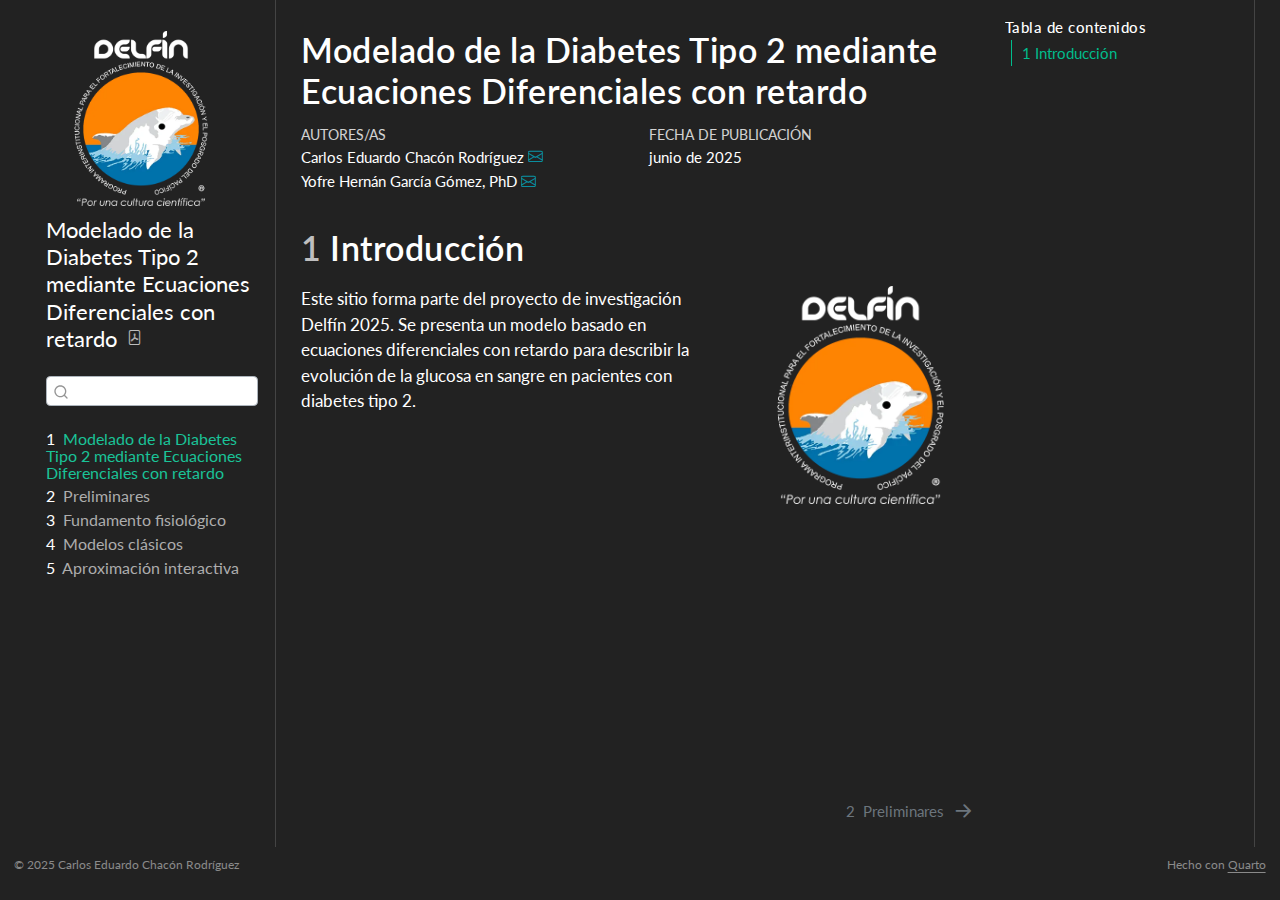
<file: index.html>
<!DOCTYPE html>
<html xmlns="http://www.w3.org/1999/xhtml" lang="es" xml:lang="es"><head>

<meta charset="utf-8">
<meta name="generator" content="quarto-1.7.32">

<meta name="viewport" content="width=device-width, initial-scale=1.0, user-scalable=yes">


<title>Modelado de la Diabetes Tipo 2 mediante Ecuaciones Diferenciales con retardo</title>
<style>
code{white-space: pre-wrap;}
span.smallcaps{font-variant: small-caps;}
div.columns{display: flex; gap: min(4vw, 1.5em);}
div.column{flex: auto; overflow-x: auto;}
div.hanging-indent{margin-left: 1.5em; text-indent: -1.5em;}
ul.task-list{list-style: none;}
ul.task-list li input[type="checkbox"] {
  width: 0.8em;
  margin: 0 0.8em 0.2em -1em; /* quarto-specific, see https://github.com/quarto-dev/quarto-cli/issues/4556 */ 
  vertical-align: middle;
}
</style>


<script src="site_libs/quarto-nav/quarto-nav.js"></script>
<script src="site_libs/clipboard/clipboard.min.js"></script>
<script src="site_libs/quarto-search/autocomplete.umd.js"></script>
<script src="site_libs/quarto-search/fuse.min.js"></script>
<script src="site_libs/quarto-search/quarto-search.js"></script>
<meta name="quarto:offset" content="./">
<link href="./resumen.html" rel="next">
<link href="./figuras/logo-DELFIN.png" rel="icon" type="image/png">
<script src="site_libs/quarto-html/quarto.js" type="module"></script>
<script src="site_libs/quarto-html/tabsets/tabsets.js" type="module"></script>
<script src="site_libs/quarto-html/popper.min.js"></script>
<script src="site_libs/quarto-html/tippy.umd.min.js"></script>
<script src="site_libs/quarto-html/anchor.min.js"></script>
<link href="site_libs/quarto-html/tippy.css" rel="stylesheet">
<link href="site_libs/quarto-html/quarto-syntax-highlighting-dark-2fef5ea3f8957b3e4ecc936fc74692ca.css" rel="stylesheet" id="quarto-text-highlighting-styles">
<script src="site_libs/bootstrap/bootstrap.min.js"></script>
<link href="site_libs/bootstrap/bootstrap-icons.css" rel="stylesheet">
<link href="site_libs/bootstrap/bootstrap-8d92b28bcbf54a71859971a1d8466b32.min.css" rel="stylesheet" append-hash="true" id="quarto-bootstrap" data-mode="dark">
<script id="quarto-search-options" type="application/json">{
  "location": "sidebar",
  "copy-button": false,
  "collapse-after": 3,
  "panel-placement": "start",
  "type": "textbox",
  "limit": 50,
  "keyboard-shortcut": [
    "f",
    "/",
    "s"
  ],
  "show-item-context": false,
  "language": {
    "search-no-results-text": "Sin resultados",
    "search-matching-documents-text": "documentos encontrados",
    "search-copy-link-title": "Copiar el enlace en la búsqueda",
    "search-hide-matches-text": "Ocultar resultados adicionales",
    "search-more-match-text": "resultado adicional en este documento",
    "search-more-matches-text": "resultados adicionales en este documento",
    "search-clear-button-title": "Borrar",
    "search-text-placeholder": "",
    "search-detached-cancel-button-title": "Cancelar",
    "search-submit-button-title": "Enviar",
    "search-label": "Buscar"
  }
}</script>
<style>html{ scroll-behavior: smooth; }</style>


<link rel="stylesheet" href="styles.css">
</head>

<body class="nav-sidebar floating quarto-light">

<div id="quarto-search-results"></div>
  <header id="quarto-header" class="headroom fixed-top">
  <nav class="quarto-secondary-nav">
    <div class="container-fluid d-flex">
      <button type="button" class="quarto-btn-toggle btn" data-bs-toggle="collapse" role="button" data-bs-target=".quarto-sidebar-collapse-item" aria-controls="quarto-sidebar" aria-expanded="false" aria-label="Alternar barra lateral" onclick="if (window.quartoToggleHeadroom) { window.quartoToggleHeadroom(); }">
        <i class="bi bi-layout-text-sidebar-reverse"></i>
      </button>
        <nav class="quarto-page-breadcrumbs" aria-label="breadcrumb"><ol class="breadcrumb"><li class="breadcrumb-item"><a href="./index.html"><span class="chapter-number">1</span>&nbsp; <span class="chapter-title">Modelado de la Diabetes Tipo 2 mediante Ecuaciones Diferenciales con retardo</span></a></li></ol></nav>
        <a class="flex-grow-1" role="navigation" data-bs-toggle="collapse" data-bs-target=".quarto-sidebar-collapse-item" aria-controls="quarto-sidebar" aria-expanded="false" aria-label="Alternar barra lateral" onclick="if (window.quartoToggleHeadroom) { window.quartoToggleHeadroom(); }">      
        </a>
      <button type="button" class="btn quarto-search-button" aria-label="Buscar" onclick="window.quartoOpenSearch();">
        <i class="bi bi-search"></i>
      </button>
    </div>
  </nav>
</header>
<!-- content -->
<div id="quarto-content" class="quarto-container page-columns page-rows-contents page-layout-article">
<!-- sidebar -->
  <nav id="quarto-sidebar" class="sidebar collapse collapse-horizontal quarto-sidebar-collapse-item sidebar-navigation floating overflow-auto">
    <div class="pt-lg-2 mt-2 text-left sidebar-header sidebar-header-stacked">
      <a href="./index.html" class="sidebar-logo-link">
      <img src="./figuras/logo-DELFIN.png" alt="" class="sidebar-logo py-0 d-lg-inline d-none">
      </a>
    <div class="sidebar-title mb-0 py-0">
      <a href="./">Modelado de la Diabetes Tipo 2 mediante Ecuaciones Diferenciales con retardo</a> 
        <div class="sidebar-tools-main">
    <a href="./Modelado-de-la-Diabetes-Tipo-2-mediante-Ecuaciones-Diferenciales-con-retardo.pdf" title="Descargar PDF" class="quarto-navigation-tool px-1" aria-label="Descargar PDF"><i class="bi bi-file-pdf"></i></a>
</div>
    </div>
      </div>
        <div class="mt-2 flex-shrink-0 align-items-center">
        <div class="sidebar-search">
        <div id="quarto-search" class="" title="Buscar"></div>
        </div>
        </div>
    <div class="sidebar-menu-container"> 
    <ul class="list-unstyled mt-1">
        <li class="sidebar-item">
  <div class="sidebar-item-container"> 
  <a href="./index.html" class="sidebar-item-text sidebar-link active">
 <span class="menu-text"><span class="chapter-number">1</span>&nbsp; <span class="chapter-title">Modelado de la Diabetes Tipo 2 mediante Ecuaciones Diferenciales con retardo</span></span></a>
  </div>
</li>
        <li class="sidebar-item">
  <div class="sidebar-item-container"> 
  <a href="./resumen.html" class="sidebar-item-text sidebar-link">
 <span class="menu-text"><span class="chapter-number">2</span>&nbsp; <span class="chapter-title">Preliminares</span></span></a>
  </div>
</li>
        <li class="sidebar-item">
  <div class="sidebar-item-container"> 
  <a href="./fundamento_fisio.html" class="sidebar-item-text sidebar-link">
 <span class="menu-text"><span class="chapter-number">3</span>&nbsp; <span class="chapter-title">Fundamento fisiológico</span></span></a>
  </div>
</li>
        <li class="sidebar-item">
  <div class="sidebar-item-container"> 
  <a href="./modelos.html" class="sidebar-item-text sidebar-link">
 <span class="menu-text"><span class="chapter-number">4</span>&nbsp; <span class="chapter-title">Modelos clásicos</span></span></a>
  </div>
</li>
        <li class="sidebar-item">
  <div class="sidebar-item-container"> 
  <a href="./aproximacion.html" class="sidebar-item-text sidebar-link">
 <span class="menu-text"><span class="chapter-number">5</span>&nbsp; <span class="chapter-title">Aproximación interactiva</span></span></a>
  </div>
</li>
    </ul>
    </div>
</nav>
<div id="quarto-sidebar-glass" class="quarto-sidebar-collapse-item" data-bs-toggle="collapse" data-bs-target=".quarto-sidebar-collapse-item"></div>
<!-- margin-sidebar -->
    <div id="quarto-margin-sidebar" class="sidebar margin-sidebar">
        <nav id="TOC" role="doc-toc" class="toc-active">
    <h2 id="toc-title">Tabla de contenidos</h2>
   
  <ul>
  <li><a href="#introducción" id="toc-introducción" class="nav-link active" data-scroll-target="#introducción"><span class="header-section-number">1</span> Introducción</a></li>
  </ul>
</nav>
    </div>
<!-- main -->
<main class="content" id="quarto-document-content">

<header id="title-block-header" class="quarto-title-block default">
<div class="quarto-title">
<h1 class="title">Modelado de la Diabetes Tipo 2 mediante Ecuaciones Diferenciales con retardo</h1>
</div>



<div class="quarto-title-meta">

    <div>
    <div class="quarto-title-meta-heading">Autores/as</div>
    <div class="quarto-title-meta-contents">
             <p>Carlos Eduardo Chacón Rodríguez <a href="mailto:carlos.chacon78@unach.mx" class="quarto-title-author-email"><i class="bi bi-envelope"></i></a> </p>
             <p>Yofre Hernán García Gómez, PhD <a href="mailto:yofre.garcia@unach.mx" class="quarto-title-author-email"><i class="bi bi-envelope"></i></a> </p>
          </div>
  </div>
    
    <div>
    <div class="quarto-title-meta-heading">Fecha de publicación</div>
    <div class="quarto-title-meta-contents">
      <p class="date">junio de 2025</p>
    </div>
  </div>
  
    
  </div>
  


</header>



<section id="introducción" class="level1" data-number="1">
<h1 data-number="1"><span class="header-section-number">1</span> Introducción</h1><p><img src="figuras/logo-DELFIN.png" title="Modelado de la Diabetes Tipo 2 mediante Ecuaciones Diferenciales con retardo" class="quarto-cover-image nolightbox img-fluid"></p>
<p>Este sitio forma parte del proyecto de investigación Delfín 2025. Se presenta un modelo basado en ecuaciones diferenciales con retardo para describir la evolución de la glucosa en sangre en pacientes con diabetes tipo 2.</p>


</section>

</main> <!-- /main -->
<script id="quarto-html-after-body" type="application/javascript">
  window.document.addEventListener("DOMContentLoaded", function (event) {
    const icon = "";
    const anchorJS = new window.AnchorJS();
    anchorJS.options = {
      placement: 'right',
      icon: icon
    };
    anchorJS.add('.anchored');
    const isCodeAnnotation = (el) => {
      for (const clz of el.classList) {
        if (clz.startsWith('code-annotation-')) {                     
          return true;
        }
      }
      return false;
    }
    const onCopySuccess = function(e) {
      // button target
      const button = e.trigger;
      // don't keep focus
      button.blur();
      // flash "checked"
      button.classList.add('code-copy-button-checked');
      var currentTitle = button.getAttribute("title");
      button.setAttribute("title", "Copiado");
      let tooltip;
      if (window.bootstrap) {
        button.setAttribute("data-bs-toggle", "tooltip");
        button.setAttribute("data-bs-placement", "left");
        button.setAttribute("data-bs-title", "Copiado");
        tooltip = new bootstrap.Tooltip(button, 
          { trigger: "manual", 
            customClass: "code-copy-button-tooltip",
            offset: [0, -8]});
        tooltip.show();    
      }
      setTimeout(function() {
        if (tooltip) {
          tooltip.hide();
          button.removeAttribute("data-bs-title");
          button.removeAttribute("data-bs-toggle");
          button.removeAttribute("data-bs-placement");
        }
        button.setAttribute("title", currentTitle);
        button.classList.remove('code-copy-button-checked');
      }, 1000);
      // clear code selection
      e.clearSelection();
    }
    const getTextToCopy = function(trigger) {
        const codeEl = trigger.previousElementSibling.cloneNode(true);
        for (const childEl of codeEl.children) {
          if (isCodeAnnotation(childEl)) {
            childEl.remove();
          }
        }
        return codeEl.innerText;
    }
    const clipboard = new window.ClipboardJS('.code-copy-button:not([data-in-quarto-modal])', {
      text: getTextToCopy
    });
    clipboard.on('success', onCopySuccess);
    if (window.document.getElementById('quarto-embedded-source-code-modal')) {
      const clipboardModal = new window.ClipboardJS('.code-copy-button[data-in-quarto-modal]', {
        text: getTextToCopy,
        container: window.document.getElementById('quarto-embedded-source-code-modal')
      });
      clipboardModal.on('success', onCopySuccess);
    }
      var localhostRegex = new RegExp(/^(?:http|https):\/\/localhost\:?[0-9]*\//);
      var mailtoRegex = new RegExp(/^mailto:/);
        var filterRegex = new RegExp('/' + window.location.host + '/');
      var isInternal = (href) => {
          return filterRegex.test(href) || localhostRegex.test(href) || mailtoRegex.test(href);
      }
      // Inspect non-navigation links and adorn them if external
     var links = window.document.querySelectorAll('a[href]:not(.nav-link):not(.navbar-brand):not(.toc-action):not(.sidebar-link):not(.sidebar-item-toggle):not(.pagination-link):not(.no-external):not([aria-hidden]):not(.dropdown-item):not(.quarto-navigation-tool):not(.about-link)');
      for (var i=0; i<links.length; i++) {
        const link = links[i];
        if (!isInternal(link.href)) {
          // undo the damage that might have been done by quarto-nav.js in the case of
          // links that we want to consider external
          if (link.dataset.originalHref !== undefined) {
            link.href = link.dataset.originalHref;
          }
            // target, if specified
            link.setAttribute("target", "_blank");
            if (link.getAttribute("rel") === null) {
              link.setAttribute("rel", "noopener");
            }
        }
      }
    function tippyHover(el, contentFn, onTriggerFn, onUntriggerFn) {
      const config = {
        allowHTML: true,
        maxWidth: 500,
        delay: 100,
        arrow: false,
        appendTo: function(el) {
            return el.parentElement;
        },
        interactive: true,
        interactiveBorder: 10,
        theme: 'quarto',
        placement: 'bottom-start',
      };
      if (contentFn) {
        config.content = contentFn;
      }
      if (onTriggerFn) {
        config.onTrigger = onTriggerFn;
      }
      if (onUntriggerFn) {
        config.onUntrigger = onUntriggerFn;
      }
      window.tippy(el, config); 
    }
    const noterefs = window.document.querySelectorAll('a[role="doc-noteref"]');
    for (var i=0; i<noterefs.length; i++) {
      const ref = noterefs[i];
      tippyHover(ref, function() {
        // use id or data attribute instead here
        let href = ref.getAttribute('data-footnote-href') || ref.getAttribute('href');
        try { href = new URL(href).hash; } catch {}
        const id = href.replace(/^#\/?/, "");
        const note = window.document.getElementById(id);
        if (note) {
          return note.innerHTML;
        } else {
          return "";
        }
      });
    }
    const xrefs = window.document.querySelectorAll('a.quarto-xref');
    const processXRef = (id, note) => {
      // Strip column container classes
      const stripColumnClz = (el) => {
        el.classList.remove("page-full", "page-columns");
        if (el.children) {
          for (const child of el.children) {
            stripColumnClz(child);
          }
        }
      }
      stripColumnClz(note)
      if (id === null || id.startsWith('sec-')) {
        // Special case sections, only their first couple elements
        const container = document.createElement("div");
        if (note.children && note.children.length > 2) {
          container.appendChild(note.children[0].cloneNode(true));
          for (let i = 1; i < note.children.length; i++) {
            const child = note.children[i];
            if (child.tagName === "P" && child.innerText === "") {
              continue;
            } else {
              container.appendChild(child.cloneNode(true));
              break;
            }
          }
          if (window.Quarto?.typesetMath) {
            window.Quarto.typesetMath(container);
          }
          return container.innerHTML
        } else {
          if (window.Quarto?.typesetMath) {
            window.Quarto.typesetMath(note);
          }
          return note.innerHTML;
        }
      } else {
        // Remove any anchor links if they are present
        const anchorLink = note.querySelector('a.anchorjs-link');
        if (anchorLink) {
          anchorLink.remove();
        }
        if (window.Quarto?.typesetMath) {
          window.Quarto.typesetMath(note);
        }
        if (note.classList.contains("callout")) {
          return note.outerHTML;
        } else {
          return note.innerHTML;
        }
      }
    }
    for (var i=0; i<xrefs.length; i++) {
      const xref = xrefs[i];
      tippyHover(xref, undefined, function(instance) {
        instance.disable();
        let url = xref.getAttribute('href');
        let hash = undefined; 
        if (url.startsWith('#')) {
          hash = url;
        } else {
          try { hash = new URL(url).hash; } catch {}
        }
        if (hash) {
          const id = hash.replace(/^#\/?/, "");
          const note = window.document.getElementById(id);
          if (note !== null) {
            try {
              const html = processXRef(id, note.cloneNode(true));
              instance.setContent(html);
            } finally {
              instance.enable();
              instance.show();
            }
          } else {
            // See if we can fetch this
            fetch(url.split('#')[0])
            .then(res => res.text())
            .then(html => {
              const parser = new DOMParser();
              const htmlDoc = parser.parseFromString(html, "text/html");
              const note = htmlDoc.getElementById(id);
              if (note !== null) {
                const html = processXRef(id, note);
                instance.setContent(html);
              } 
            }).finally(() => {
              instance.enable();
              instance.show();
            });
          }
        } else {
          // See if we can fetch a full url (with no hash to target)
          // This is a special case and we should probably do some content thinning / targeting
          fetch(url)
          .then(res => res.text())
          .then(html => {
            const parser = new DOMParser();
            const htmlDoc = parser.parseFromString(html, "text/html");
            const note = htmlDoc.querySelector('main.content');
            if (note !== null) {
              // This should only happen for chapter cross references
              // (since there is no id in the URL)
              // remove the first header
              if (note.children.length > 0 && note.children[0].tagName === "HEADER") {
                note.children[0].remove();
              }
              const html = processXRef(null, note);
              instance.setContent(html);
            } 
          }).finally(() => {
            instance.enable();
            instance.show();
          });
        }
      }, function(instance) {
      });
    }
        let selectedAnnoteEl;
        const selectorForAnnotation = ( cell, annotation) => {
          let cellAttr = 'data-code-cell="' + cell + '"';
          let lineAttr = 'data-code-annotation="' +  annotation + '"';
          const selector = 'span[' + cellAttr + '][' + lineAttr + ']';
          return selector;
        }
        const selectCodeLines = (annoteEl) => {
          const doc = window.document;
          const targetCell = annoteEl.getAttribute("data-target-cell");
          const targetAnnotation = annoteEl.getAttribute("data-target-annotation");
          const annoteSpan = window.document.querySelector(selectorForAnnotation(targetCell, targetAnnotation));
          const lines = annoteSpan.getAttribute("data-code-lines").split(",");
          const lineIds = lines.map((line) => {
            return targetCell + "-" + line;
          })
          let top = null;
          let height = null;
          let parent = null;
          if (lineIds.length > 0) {
              //compute the position of the single el (top and bottom and make a div)
              const el = window.document.getElementById(lineIds[0]);
              top = el.offsetTop;
              height = el.offsetHeight;
              parent = el.parentElement.parentElement;
            if (lineIds.length > 1) {
              const lastEl = window.document.getElementById(lineIds[lineIds.length - 1]);
              const bottom = lastEl.offsetTop + lastEl.offsetHeight;
              height = bottom - top;
            }
            if (top !== null && height !== null && parent !== null) {
              // cook up a div (if necessary) and position it 
              let div = window.document.getElementById("code-annotation-line-highlight");
              if (div === null) {
                div = window.document.createElement("div");
                div.setAttribute("id", "code-annotation-line-highlight");
                div.style.position = 'absolute';
                parent.appendChild(div);
              }
              div.style.top = top - 2 + "px";
              div.style.height = height + 4 + "px";
              div.style.left = 0;
              let gutterDiv = window.document.getElementById("code-annotation-line-highlight-gutter");
              if (gutterDiv === null) {
                gutterDiv = window.document.createElement("div");
                gutterDiv.setAttribute("id", "code-annotation-line-highlight-gutter");
                gutterDiv.style.position = 'absolute';
                const codeCell = window.document.getElementById(targetCell);
                const gutter = codeCell.querySelector('.code-annotation-gutter');
                gutter.appendChild(gutterDiv);
              }
              gutterDiv.style.top = top - 2 + "px";
              gutterDiv.style.height = height + 4 + "px";
            }
            selectedAnnoteEl = annoteEl;
          }
        };
        const unselectCodeLines = () => {
          const elementsIds = ["code-annotation-line-highlight", "code-annotation-line-highlight-gutter"];
          elementsIds.forEach((elId) => {
            const div = window.document.getElementById(elId);
            if (div) {
              div.remove();
            }
          });
          selectedAnnoteEl = undefined;
        };
          // Handle positioning of the toggle
      window.addEventListener(
        "resize",
        throttle(() => {
          elRect = undefined;
          if (selectedAnnoteEl) {
            selectCodeLines(selectedAnnoteEl);
          }
        }, 10)
      );
      function throttle(fn, ms) {
      let throttle = false;
      let timer;
        return (...args) => {
          if(!throttle) { // first call gets through
              fn.apply(this, args);
              throttle = true;
          } else { // all the others get throttled
              if(timer) clearTimeout(timer); // cancel #2
              timer = setTimeout(() => {
                fn.apply(this, args);
                timer = throttle = false;
              }, ms);
          }
        };
      }
        // Attach click handler to the DT
        const annoteDls = window.document.querySelectorAll('dt[data-target-cell]');
        for (const annoteDlNode of annoteDls) {
          annoteDlNode.addEventListener('click', (event) => {
            const clickedEl = event.target;
            if (clickedEl !== selectedAnnoteEl) {
              unselectCodeLines();
              const activeEl = window.document.querySelector('dt[data-target-cell].code-annotation-active');
              if (activeEl) {
                activeEl.classList.remove('code-annotation-active');
              }
              selectCodeLines(clickedEl);
              clickedEl.classList.add('code-annotation-active');
            } else {
              // Unselect the line
              unselectCodeLines();
              clickedEl.classList.remove('code-annotation-active');
            }
          });
        }
    const findCites = (el) => {
      const parentEl = el.parentElement;
      if (parentEl) {
        const cites = parentEl.dataset.cites;
        if (cites) {
          return {
            el,
            cites: cites.split(' ')
          };
        } else {
          return findCites(el.parentElement)
        }
      } else {
        return undefined;
      }
    };
    var bibliorefs = window.document.querySelectorAll('a[role="doc-biblioref"]');
    for (var i=0; i<bibliorefs.length; i++) {
      const ref = bibliorefs[i];
      const citeInfo = findCites(ref);
      if (citeInfo) {
        tippyHover(citeInfo.el, function() {
          var popup = window.document.createElement('div');
          citeInfo.cites.forEach(function(cite) {
            var citeDiv = window.document.createElement('div');
            citeDiv.classList.add('hanging-indent');
            citeDiv.classList.add('csl-entry');
            var biblioDiv = window.document.getElementById('ref-' + cite);
            if (biblioDiv) {
              citeDiv.innerHTML = biblioDiv.innerHTML;
            }
            popup.appendChild(citeDiv);
          });
          return popup.innerHTML;
        });
      }
    }
  });
  </script>
<nav class="page-navigation">
  <div class="nav-page nav-page-previous">
  </div>
  <div class="nav-page nav-page-next">
      <a href="./resumen.html" class="pagination-link" aria-label="Preliminares">
        <span class="nav-page-text"><span class="chapter-number">2</span>&nbsp; <span class="chapter-title">Preliminares</span></span> <i class="bi bi-arrow-right-short"></i>
      </a>
  </div>
</nav>
</div> <!-- /content -->
<footer class="footer">
  <div class="nav-footer">
    <div class="nav-footer-left">
<p>© 2025 Carlos Eduardo Chacón Rodríguez</p>
</div>   
    <div class="nav-footer-center">
      &nbsp;
    </div>
    <div class="nav-footer-right">
<p>Hecho con <a href="https://quarto.org">Quarto</a></p>
</div>
  </div>
</footer>




<script src="site_libs/quarto-html/zenscroll-min.js"></script>
</body></html>
</file>
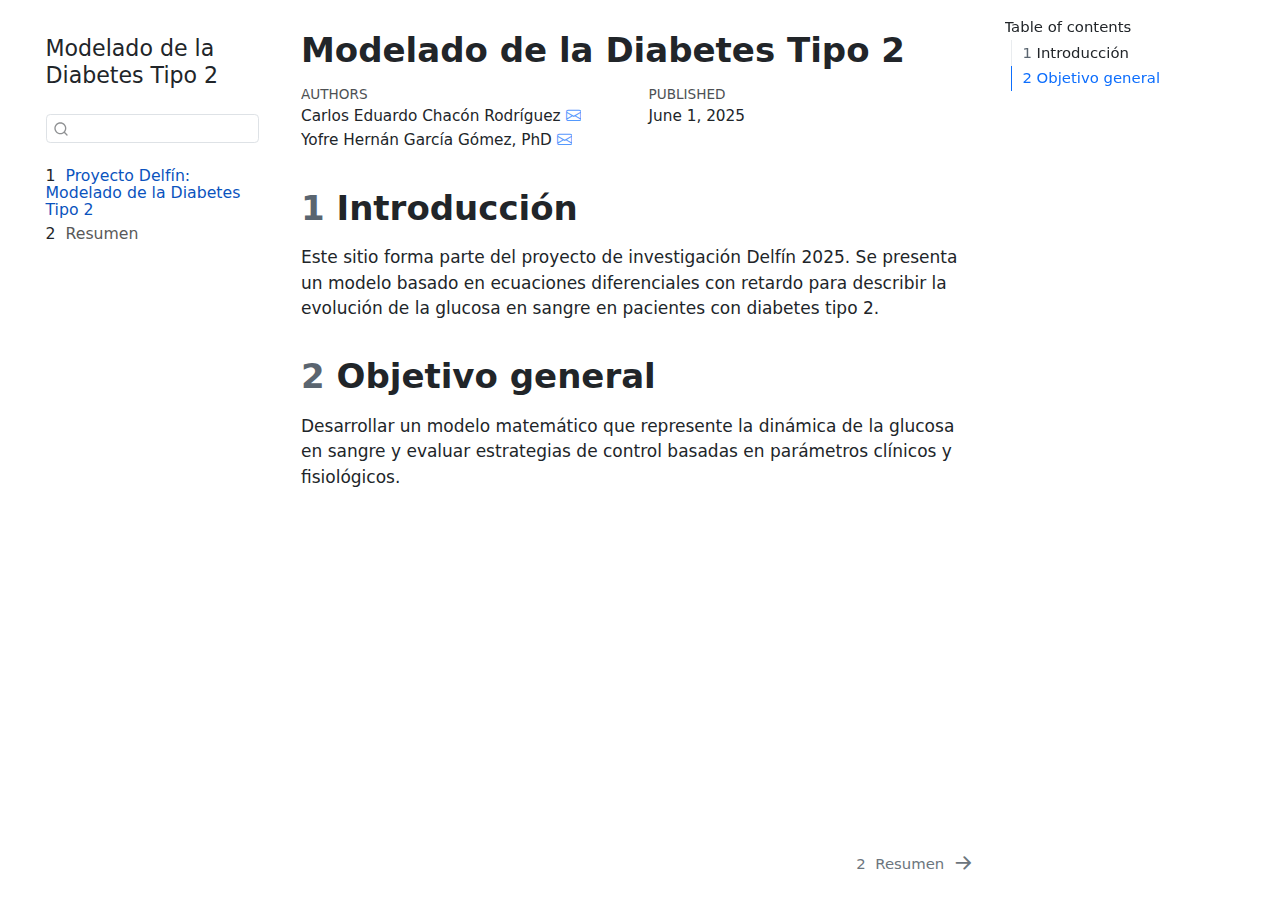
<file: docs/index.html>
<!DOCTYPE html>
<html xmlns="http://www.w3.org/1999/xhtml" lang="en" xml:lang="en"><head>

<meta charset="utf-8">
<meta name="generator" content="quarto-1.7.31">

<meta name="viewport" content="width=device-width, initial-scale=1.0, user-scalable=yes">

<meta name="author" content="Carlos Eduardo Chacón Rodríguez">
<meta name="author" content="Yofre Hernán García Gómez">
<meta name="dcterms.date" content="2025-06-01">

<title>Modelado de la Diabetes Tipo 2</title>
<style>
code{white-space: pre-wrap;}
span.smallcaps{font-variant: small-caps;}
div.columns{display: flex; gap: min(4vw, 1.5em);}
div.column{flex: auto; overflow-x: auto;}
div.hanging-indent{margin-left: 1.5em; text-indent: -1.5em;}
ul.task-list{list-style: none;}
ul.task-list li input[type="checkbox"] {
  width: 0.8em;
  margin: 0 0.8em 0.2em -1em; /* quarto-specific, see https://github.com/quarto-dev/quarto-cli/issues/4556 */ 
  vertical-align: middle;
}
</style>


<script src="site_libs/quarto-nav/quarto-nav.js"></script>
<script src="site_libs/quarto-nav/headroom.min.js"></script>
<script src="site_libs/clipboard/clipboard.min.js"></script>
<script src="site_libs/quarto-search/autocomplete.umd.js"></script>
<script src="site_libs/quarto-search/fuse.min.js"></script>
<script src="site_libs/quarto-search/quarto-search.js"></script>
<meta name="quarto:offset" content="./">
<link href="./resumen.html" rel="next">
<script src="site_libs/quarto-html/quarto.js" type="module"></script>
<script src="site_libs/quarto-html/tabsets/tabsets.js" type="module"></script>
<script src="site_libs/quarto-html/popper.min.js"></script>
<script src="site_libs/quarto-html/tippy.umd.min.js"></script>
<script src="site_libs/quarto-html/anchor.min.js"></script>
<link href="site_libs/quarto-html/tippy.css" rel="stylesheet">
<link href="site_libs/quarto-html/quarto-syntax-highlighting-e1a5c8363afafaef2c763b6775fbf3ca.css" rel="stylesheet" id="quarto-text-highlighting-styles">
<script src="site_libs/bootstrap/bootstrap.min.js"></script>
<link href="site_libs/bootstrap/bootstrap-icons.css" rel="stylesheet">
<link href="site_libs/bootstrap/bootstrap-cb63c2260647764d169e7ffcd1d3dc73.min.css" rel="stylesheet" append-hash="true" id="quarto-bootstrap" data-mode="light">
<script id="quarto-search-options" type="application/json">{
  "location": "sidebar",
  "copy-button": false,
  "collapse-after": 3,
  "panel-placement": "start",
  "type": "textbox",
  "limit": 50,
  "keyboard-shortcut": [
    "f",
    "/",
    "s"
  ],
  "show-item-context": false,
  "language": {
    "search-no-results-text": "No results",
    "search-matching-documents-text": "matching documents",
    "search-copy-link-title": "Copy link to search",
    "search-hide-matches-text": "Hide additional matches",
    "search-more-match-text": "more match in this document",
    "search-more-matches-text": "more matches in this document",
    "search-clear-button-title": "Clear",
    "search-text-placeholder": "",
    "search-detached-cancel-button-title": "Cancel",
    "search-submit-button-title": "Submit",
    "search-label": "Search"
  }
}</script>


</head>

<body class="nav-sidebar floating quarto-light">

<div id="quarto-search-results"></div>
  <header id="quarto-header" class="headroom fixed-top">
  <nav class="quarto-secondary-nav">
    <div class="container-fluid d-flex">
      <button type="button" class="quarto-btn-toggle btn" data-bs-toggle="collapse" role="button" data-bs-target=".quarto-sidebar-collapse-item" aria-controls="quarto-sidebar" aria-expanded="false" aria-label="Toggle sidebar navigation" onclick="if (window.quartoToggleHeadroom) { window.quartoToggleHeadroom(); }">
        <i class="bi bi-layout-text-sidebar-reverse"></i>
      </button>
        <nav class="quarto-page-breadcrumbs" aria-label="breadcrumb"><ol class="breadcrumb"><li class="breadcrumb-item"><a href="./index.html"><span class="chapter-number">1</span>&nbsp; <span class="chapter-title">Proyecto Delfín: Modelado de la Diabetes Tipo 2</span></a></li></ol></nav>
        <a class="flex-grow-1" role="navigation" data-bs-toggle="collapse" data-bs-target=".quarto-sidebar-collapse-item" aria-controls="quarto-sidebar" aria-expanded="false" aria-label="Toggle sidebar navigation" onclick="if (window.quartoToggleHeadroom) { window.quartoToggleHeadroom(); }">      
        </a>
      <button type="button" class="btn quarto-search-button" aria-label="Search" onclick="window.quartoOpenSearch();">
        <i class="bi bi-search"></i>
      </button>
    </div>
  </nav>
</header>
<!-- content -->
<div id="quarto-content" class="quarto-container page-columns page-rows-contents page-layout-article">
<!-- sidebar -->
  <nav id="quarto-sidebar" class="sidebar collapse collapse-horizontal quarto-sidebar-collapse-item sidebar-navigation floating overflow-auto">
    <div class="pt-lg-2 mt-2 text-left sidebar-header">
    <div class="sidebar-title mb-0 py-0">
      <a href="./">Modelado de la Diabetes Tipo 2</a> 
    </div>
      </div>
        <div class="mt-2 flex-shrink-0 align-items-center">
        <div class="sidebar-search">
        <div id="quarto-search" class="" title="Search"></div>
        </div>
        </div>
    <div class="sidebar-menu-container"> 
    <ul class="list-unstyled mt-1">
        <li class="sidebar-item">
  <div class="sidebar-item-container"> 
  <a href="./index.html" class="sidebar-item-text sidebar-link active">
 <span class="menu-text"><span class="chapter-number">1</span>&nbsp; <span class="chapter-title">Proyecto Delfín: Modelado de la Diabetes Tipo 2</span></span></a>
  </div>
</li>
        <li class="sidebar-item">
  <div class="sidebar-item-container"> 
  <a href="./resumen.html" class="sidebar-item-text sidebar-link">
 <span class="menu-text"><span class="chapter-number">2</span>&nbsp; <span class="chapter-title">Resumen</span></span></a>
  </div>
</li>
    </ul>
    </div>
</nav>
<div id="quarto-sidebar-glass" class="quarto-sidebar-collapse-item" data-bs-toggle="collapse" data-bs-target=".quarto-sidebar-collapse-item"></div>
<!-- margin-sidebar -->
    <div id="quarto-margin-sidebar" class="sidebar margin-sidebar">
        <nav id="TOC" role="doc-toc" class="toc-active">
    <h2 id="toc-title">Table of contents</h2>
   
  <ul>
  <li><a href="#introducción" id="toc-introducción" class="nav-link active" data-scroll-target="#introducción"><span class="header-section-number">1</span> Introducción</a></li>
  <li><a href="#objetivo-general" id="toc-objetivo-general" class="nav-link" data-scroll-target="#objetivo-general"><span class="header-section-number">2</span> Objetivo general</a></li>
  </ul>
</nav>
    </div>
<!-- main -->
<main class="content" id="quarto-document-content">

<header id="title-block-header" class="quarto-title-block default">
<div class="quarto-title">
<h1 class="title">Modelado de la Diabetes Tipo 2</h1>
</div>



<div class="quarto-title-meta">

    <div>
    <div class="quarto-title-meta-heading">Authors</div>
    <div class="quarto-title-meta-contents">
             <p>Carlos Eduardo Chacón Rodríguez <a href="mailto:carlos.chacon78@unach.mx" class="quarto-title-author-email"><i class="bi bi-envelope"></i></a> </p>
             <p>Yofre Hernán García Gómez, PhD <a href="mailto:yofre.garcia@unach.mx" class="quarto-title-author-email"><i class="bi bi-envelope"></i></a> </p>
          </div>
  </div>
    
    <div>
    <div class="quarto-title-meta-heading">Published</div>
    <div class="quarto-title-meta-contents">
      <p class="date">June 1, 2025</p>
    </div>
  </div>
  
    
  </div>
  


</header>


<section id="introducción" class="level1" data-number="1">
<h1 data-number="1"><span class="header-section-number">1</span> Introducción</h1>
<p>Este sitio forma parte del proyecto de investigación Delfín 2025. Se presenta un modelo basado en ecuaciones diferenciales con retardo para describir la evolución de la glucosa en sangre en pacientes con diabetes tipo 2.</p>
</section>
<section id="objetivo-general" class="level1" data-number="2">
<h1 data-number="2"><span class="header-section-number">2</span> Objetivo general</h1>
<p>Desarrollar un modelo matemático que represente la dinámica de la glucosa en sangre y evaluar estrategias de control basadas en parámetros clínicos y fisiológicos.</p>


</section>

</main> <!-- /main -->
<script id="quarto-html-after-body" type="application/javascript">
  window.document.addEventListener("DOMContentLoaded", function (event) {
    const icon = "";
    const anchorJS = new window.AnchorJS();
    anchorJS.options = {
      placement: 'right',
      icon: icon
    };
    anchorJS.add('.anchored');
    const isCodeAnnotation = (el) => {
      for (const clz of el.classList) {
        if (clz.startsWith('code-annotation-')) {                     
          return true;
        }
      }
      return false;
    }
    const onCopySuccess = function(e) {
      // button target
      const button = e.trigger;
      // don't keep focus
      button.blur();
      // flash "checked"
      button.classList.add('code-copy-button-checked');
      var currentTitle = button.getAttribute("title");
      button.setAttribute("title", "Copied!");
      let tooltip;
      if (window.bootstrap) {
        button.setAttribute("data-bs-toggle", "tooltip");
        button.setAttribute("data-bs-placement", "left");
        button.setAttribute("data-bs-title", "Copied!");
        tooltip = new bootstrap.Tooltip(button, 
          { trigger: "manual", 
            customClass: "code-copy-button-tooltip",
            offset: [0, -8]});
        tooltip.show();    
      }
      setTimeout(function() {
        if (tooltip) {
          tooltip.hide();
          button.removeAttribute("data-bs-title");
          button.removeAttribute("data-bs-toggle");
          button.removeAttribute("data-bs-placement");
        }
        button.setAttribute("title", currentTitle);
        button.classList.remove('code-copy-button-checked');
      }, 1000);
      // clear code selection
      e.clearSelection();
    }
    const getTextToCopy = function(trigger) {
        const codeEl = trigger.previousElementSibling.cloneNode(true);
        for (const childEl of codeEl.children) {
          if (isCodeAnnotation(childEl)) {
            childEl.remove();
          }
        }
        return codeEl.innerText;
    }
    const clipboard = new window.ClipboardJS('.code-copy-button:not([data-in-quarto-modal])', {
      text: getTextToCopy
    });
    clipboard.on('success', onCopySuccess);
    if (window.document.getElementById('quarto-embedded-source-code-modal')) {
      const clipboardModal = new window.ClipboardJS('.code-copy-button[data-in-quarto-modal]', {
        text: getTextToCopy,
        container: window.document.getElementById('quarto-embedded-source-code-modal')
      });
      clipboardModal.on('success', onCopySuccess);
    }
      var localhostRegex = new RegExp(/^(?:http|https):\/\/localhost\:?[0-9]*\//);
      var mailtoRegex = new RegExp(/^mailto:/);
        var filterRegex = new RegExp('/' + window.location.host + '/');
      var isInternal = (href) => {
          return filterRegex.test(href) || localhostRegex.test(href) || mailtoRegex.test(href);
      }
      // Inspect non-navigation links and adorn them if external
     var links = window.document.querySelectorAll('a[href]:not(.nav-link):not(.navbar-brand):not(.toc-action):not(.sidebar-link):not(.sidebar-item-toggle):not(.pagination-link):not(.no-external):not([aria-hidden]):not(.dropdown-item):not(.quarto-navigation-tool):not(.about-link)');
      for (var i=0; i<links.length; i++) {
        const link = links[i];
        if (!isInternal(link.href)) {
          // undo the damage that might have been done by quarto-nav.js in the case of
          // links that we want to consider external
          if (link.dataset.originalHref !== undefined) {
            link.href = link.dataset.originalHref;
          }
        }
      }
    function tippyHover(el, contentFn, onTriggerFn, onUntriggerFn) {
      const config = {
        allowHTML: true,
        maxWidth: 500,
        delay: 100,
        arrow: false,
        appendTo: function(el) {
            return el.parentElement;
        },
        interactive: true,
        interactiveBorder: 10,
        theme: 'quarto',
        placement: 'bottom-start',
      };
      if (contentFn) {
        config.content = contentFn;
      }
      if (onTriggerFn) {
        config.onTrigger = onTriggerFn;
      }
      if (onUntriggerFn) {
        config.onUntrigger = onUntriggerFn;
      }
      window.tippy(el, config); 
    }
    const noterefs = window.document.querySelectorAll('a[role="doc-noteref"]');
    for (var i=0; i<noterefs.length; i++) {
      const ref = noterefs[i];
      tippyHover(ref, function() {
        // use id or data attribute instead here
        let href = ref.getAttribute('data-footnote-href') || ref.getAttribute('href');
        try { href = new URL(href).hash; } catch {}
        const id = href.replace(/^#\/?/, "");
        const note = window.document.getElementById(id);
        if (note) {
          return note.innerHTML;
        } else {
          return "";
        }
      });
    }
    const xrefs = window.document.querySelectorAll('a.quarto-xref');
    const processXRef = (id, note) => {
      // Strip column container classes
      const stripColumnClz = (el) => {
        el.classList.remove("page-full", "page-columns");
        if (el.children) {
          for (const child of el.children) {
            stripColumnClz(child);
          }
        }
      }
      stripColumnClz(note)
      if (id === null || id.startsWith('sec-')) {
        // Special case sections, only their first couple elements
        const container = document.createElement("div");
        if (note.children && note.children.length > 2) {
          container.appendChild(note.children[0].cloneNode(true));
          for (let i = 1; i < note.children.length; i++) {
            const child = note.children[i];
            if (child.tagName === "P" && child.innerText === "") {
              continue;
            } else {
              container.appendChild(child.cloneNode(true));
              break;
            }
          }
          if (window.Quarto?.typesetMath) {
            window.Quarto.typesetMath(container);
          }
          return container.innerHTML
        } else {
          if (window.Quarto?.typesetMath) {
            window.Quarto.typesetMath(note);
          }
          return note.innerHTML;
        }
      } else {
        // Remove any anchor links if they are present
        const anchorLink = note.querySelector('a.anchorjs-link');
        if (anchorLink) {
          anchorLink.remove();
        }
        if (window.Quarto?.typesetMath) {
          window.Quarto.typesetMath(note);
        }
        if (note.classList.contains("callout")) {
          return note.outerHTML;
        } else {
          return note.innerHTML;
        }
      }
    }
    for (var i=0; i<xrefs.length; i++) {
      const xref = xrefs[i];
      tippyHover(xref, undefined, function(instance) {
        instance.disable();
        let url = xref.getAttribute('href');
        let hash = undefined; 
        if (url.startsWith('#')) {
          hash = url;
        } else {
          try { hash = new URL(url).hash; } catch {}
        }
        if (hash) {
          const id = hash.replace(/^#\/?/, "");
          const note = window.document.getElementById(id);
          if (note !== null) {
            try {
              const html = processXRef(id, note.cloneNode(true));
              instance.setContent(html);
            } finally {
              instance.enable();
              instance.show();
            }
          } else {
            // See if we can fetch this
            fetch(url.split('#')[0])
            .then(res => res.text())
            .then(html => {
              const parser = new DOMParser();
              const htmlDoc = parser.parseFromString(html, "text/html");
              const note = htmlDoc.getElementById(id);
              if (note !== null) {
                const html = processXRef(id, note);
                instance.setContent(html);
              } 
            }).finally(() => {
              instance.enable();
              instance.show();
            });
          }
        } else {
          // See if we can fetch a full url (with no hash to target)
          // This is a special case and we should probably do some content thinning / targeting
          fetch(url)
          .then(res => res.text())
          .then(html => {
            const parser = new DOMParser();
            const htmlDoc = parser.parseFromString(html, "text/html");
            const note = htmlDoc.querySelector('main.content');
            if (note !== null) {
              // This should only happen for chapter cross references
              // (since there is no id in the URL)
              // remove the first header
              if (note.children.length > 0 && note.children[0].tagName === "HEADER") {
                note.children[0].remove();
              }
              const html = processXRef(null, note);
              instance.setContent(html);
            } 
          }).finally(() => {
            instance.enable();
            instance.show();
          });
        }
      }, function(instance) {
      });
    }
        let selectedAnnoteEl;
        const selectorForAnnotation = ( cell, annotation) => {
          let cellAttr = 'data-code-cell="' + cell + '"';
          let lineAttr = 'data-code-annotation="' +  annotation + '"';
          const selector = 'span[' + cellAttr + '][' + lineAttr + ']';
          return selector;
        }
        const selectCodeLines = (annoteEl) => {
          const doc = window.document;
          const targetCell = annoteEl.getAttribute("data-target-cell");
          const targetAnnotation = annoteEl.getAttribute("data-target-annotation");
          const annoteSpan = window.document.querySelector(selectorForAnnotation(targetCell, targetAnnotation));
          const lines = annoteSpan.getAttribute("data-code-lines").split(",");
          const lineIds = lines.map((line) => {
            return targetCell + "-" + line;
          })
          let top = null;
          let height = null;
          let parent = null;
          if (lineIds.length > 0) {
              //compute the position of the single el (top and bottom and make a div)
              const el = window.document.getElementById(lineIds[0]);
              top = el.offsetTop;
              height = el.offsetHeight;
              parent = el.parentElement.parentElement;
            if (lineIds.length > 1) {
              const lastEl = window.document.getElementById(lineIds[lineIds.length - 1]);
              const bottom = lastEl.offsetTop + lastEl.offsetHeight;
              height = bottom - top;
            }
            if (top !== null && height !== null && parent !== null) {
              // cook up a div (if necessary) and position it 
              let div = window.document.getElementById("code-annotation-line-highlight");
              if (div === null) {
                div = window.document.createElement("div");
                div.setAttribute("id", "code-annotation-line-highlight");
                div.style.position = 'absolute';
                parent.appendChild(div);
              }
              div.style.top = top - 2 + "px";
              div.style.height = height + 4 + "px";
              div.style.left = 0;
              let gutterDiv = window.document.getElementById("code-annotation-line-highlight-gutter");
              if (gutterDiv === null) {
                gutterDiv = window.document.createElement("div");
                gutterDiv.setAttribute("id", "code-annotation-line-highlight-gutter");
                gutterDiv.style.position = 'absolute';
                const codeCell = window.document.getElementById(targetCell);
                const gutter = codeCell.querySelector('.code-annotation-gutter');
                gutter.appendChild(gutterDiv);
              }
              gutterDiv.style.top = top - 2 + "px";
              gutterDiv.style.height = height + 4 + "px";
            }
            selectedAnnoteEl = annoteEl;
          }
        };
        const unselectCodeLines = () => {
          const elementsIds = ["code-annotation-line-highlight", "code-annotation-line-highlight-gutter"];
          elementsIds.forEach((elId) => {
            const div = window.document.getElementById(elId);
            if (div) {
              div.remove();
            }
          });
          selectedAnnoteEl = undefined;
        };
          // Handle positioning of the toggle
      window.addEventListener(
        "resize",
        throttle(() => {
          elRect = undefined;
          if (selectedAnnoteEl) {
            selectCodeLines(selectedAnnoteEl);
          }
        }, 10)
      );
      function throttle(fn, ms) {
      let throttle = false;
      let timer;
        return (...args) => {
          if(!throttle) { // first call gets through
              fn.apply(this, args);
              throttle = true;
          } else { // all the others get throttled
              if(timer) clearTimeout(timer); // cancel #2
              timer = setTimeout(() => {
                fn.apply(this, args);
                timer = throttle = false;
              }, ms);
          }
        };
      }
        // Attach click handler to the DT
        const annoteDls = window.document.querySelectorAll('dt[data-target-cell]');
        for (const annoteDlNode of annoteDls) {
          annoteDlNode.addEventListener('click', (event) => {
            const clickedEl = event.target;
            if (clickedEl !== selectedAnnoteEl) {
              unselectCodeLines();
              const activeEl = window.document.querySelector('dt[data-target-cell].code-annotation-active');
              if (activeEl) {
                activeEl.classList.remove('code-annotation-active');
              }
              selectCodeLines(clickedEl);
              clickedEl.classList.add('code-annotation-active');
            } else {
              // Unselect the line
              unselectCodeLines();
              clickedEl.classList.remove('code-annotation-active');
            }
          });
        }
    const findCites = (el) => {
      const parentEl = el.parentElement;
      if (parentEl) {
        const cites = parentEl.dataset.cites;
        if (cites) {
          return {
            el,
            cites: cites.split(' ')
          };
        } else {
          return findCites(el.parentElement)
        }
      } else {
        return undefined;
      }
    };
    var bibliorefs = window.document.querySelectorAll('a[role="doc-biblioref"]');
    for (var i=0; i<bibliorefs.length; i++) {
      const ref = bibliorefs[i];
      const citeInfo = findCites(ref);
      if (citeInfo) {
        tippyHover(citeInfo.el, function() {
          var popup = window.document.createElement('div');
          citeInfo.cites.forEach(function(cite) {
            var citeDiv = window.document.createElement('div');
            citeDiv.classList.add('hanging-indent');
            citeDiv.classList.add('csl-entry');
            var biblioDiv = window.document.getElementById('ref-' + cite);
            if (biblioDiv) {
              citeDiv.innerHTML = biblioDiv.innerHTML;
            }
            popup.appendChild(citeDiv);
          });
          return popup.innerHTML;
        });
      }
    }
  });
  </script>
<nav class="page-navigation">
  <div class="nav-page nav-page-previous">
  </div>
  <div class="nav-page nav-page-next">
      <a href="./resumen.html" class="pagination-link" aria-label="Resumen">
        <span class="nav-page-text"><span class="chapter-number">2</span>&nbsp; <span class="chapter-title">Resumen</span></span> <i class="bi bi-arrow-right-short"></i>
      </a>
  </div>
</nav>
</div> <!-- /content -->




</body></html>
</file>
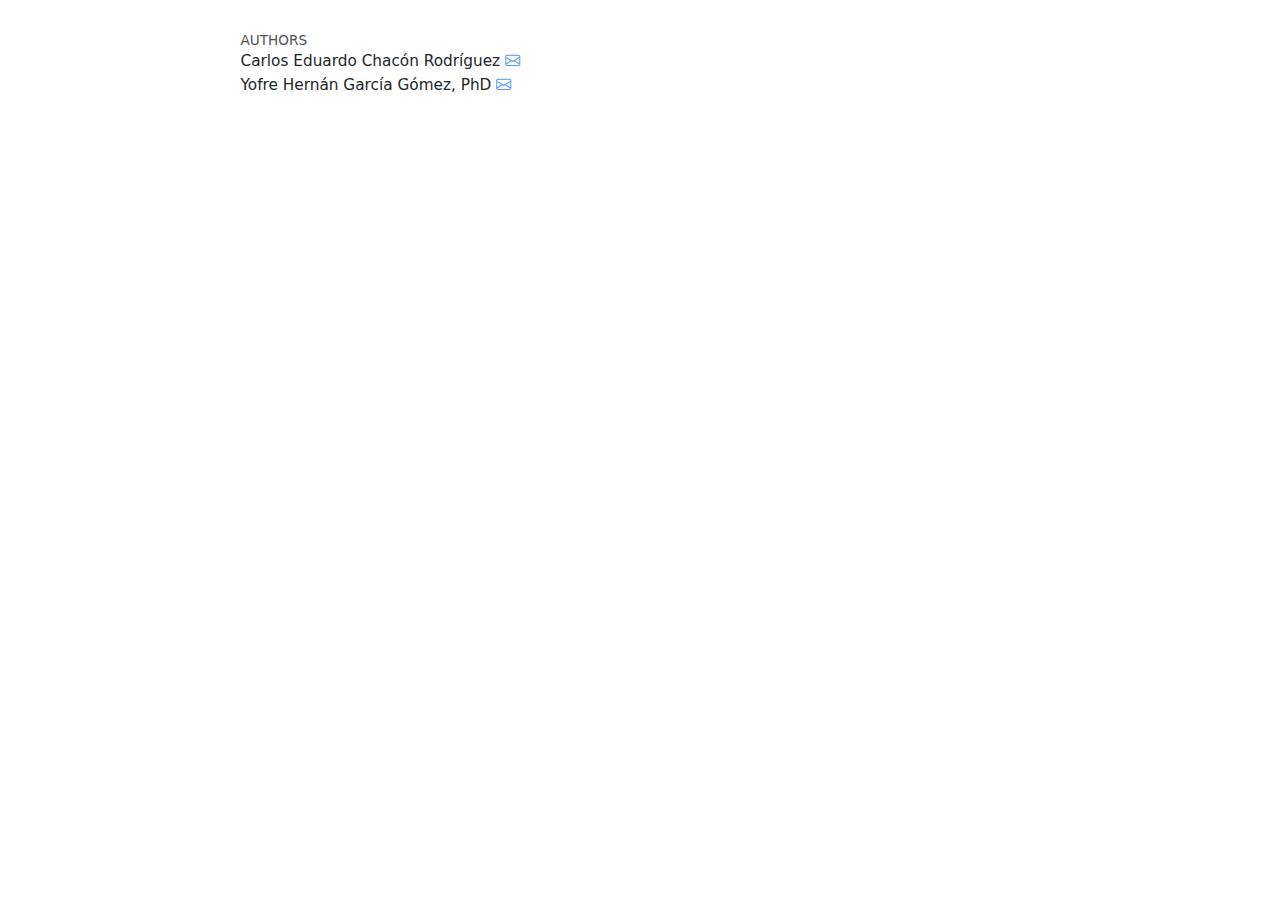
<file: modelo.html>
<!DOCTYPE html>
<html xmlns="http://www.w3.org/1999/xhtml" lang="en" xml:lang="en"><head>

<meta charset="utf-8">
<meta name="generator" content="quarto-1.7.31">

<meta name="viewport" content="width=device-width, initial-scale=1.0, user-scalable=yes">

<meta name="author" content="Carlos Eduardo Chacón Rodríguez">
<meta name="author" content="Yofre Hernán García Gómez">

<title>modelo</title>
<style>
code{white-space: pre-wrap;}
span.smallcaps{font-variant: small-caps;}
div.columns{display: flex; gap: min(4vw, 1.5em);}
div.column{flex: auto; overflow-x: auto;}
div.hanging-indent{margin-left: 1.5em; text-indent: -1.5em;}
ul.task-list{list-style: none;}
ul.task-list li input[type="checkbox"] {
  width: 0.8em;
  margin: 0 0.8em 0.2em -1em; /* quarto-specific, see https://github.com/quarto-dev/quarto-cli/issues/4556 */ 
  vertical-align: middle;
}
</style>


<script src="modelo_files/libs/clipboard/clipboard.min.js"></script>
<script src="modelo_files/libs/quarto-html/quarto.js" type="module"></script>
<script src="modelo_files/libs/quarto-html/tabsets/tabsets.js" type="module"></script>
<script src="modelo_files/libs/quarto-html/popper.min.js"></script>
<script src="modelo_files/libs/quarto-html/tippy.umd.min.js"></script>
<script src="modelo_files/libs/quarto-html/anchor.min.js"></script>
<link href="modelo_files/libs/quarto-html/tippy.css" rel="stylesheet">
<link href="modelo_files/libs/quarto-html/quarto-syntax-highlighting-e1a5c8363afafaef2c763b6775fbf3ca.css" rel="stylesheet" id="quarto-text-highlighting-styles">
<script src="modelo_files/libs/bootstrap/bootstrap.min.js"></script>
<link href="modelo_files/libs/bootstrap/bootstrap-icons.css" rel="stylesheet">
<link href="modelo_files/libs/bootstrap/bootstrap-f6f99cb35beec95e5d85686fcb49ec45.min.css" rel="stylesheet" append-hash="true" id="quarto-bootstrap" data-mode="light">


</head>

<body class="fullcontent quarto-light">

<div id="quarto-content" class="page-columns page-rows-contents page-layout-article">

<main class="content" id="quarto-document-content">

<header id="title-block-header" class="quarto-title-block default">
<div class="quarto-title">
</div>



<div class="quarto-title-meta">

    <div>
    <div class="quarto-title-meta-heading">Authors</div>
    <div class="quarto-title-meta-contents">
             <p>Carlos Eduardo Chacón Rodríguez <a href="mailto:carlos.chacon78@unach.mx" class="quarto-title-author-email"><i class="bi bi-envelope"></i></a> </p>
             <p>Yofre Hernán García Gómez, PhD <a href="mailto:yofre.garcia@unach.mx" class="quarto-title-author-email"><i class="bi bi-envelope"></i></a> </p>
          </div>
  </div>
    
  
    
  </div>
  


</header>




</main>
<!-- /main column -->
<script id="quarto-html-after-body" type="application/javascript">
  window.document.addEventListener("DOMContentLoaded", function (event) {
    const icon = "";
    const anchorJS = new window.AnchorJS();
    anchorJS.options = {
      placement: 'right',
      icon: icon
    };
    anchorJS.add('.anchored');
    const isCodeAnnotation = (el) => {
      for (const clz of el.classList) {
        if (clz.startsWith('code-annotation-')) {                     
          return true;
        }
      }
      return false;
    }
    const onCopySuccess = function(e) {
      // button target
      const button = e.trigger;
      // don't keep focus
      button.blur();
      // flash "checked"
      button.classList.add('code-copy-button-checked');
      var currentTitle = button.getAttribute("title");
      button.setAttribute("title", "Copied!");
      let tooltip;
      if (window.bootstrap) {
        button.setAttribute("data-bs-toggle", "tooltip");
        button.setAttribute("data-bs-placement", "left");
        button.setAttribute("data-bs-title", "Copied!");
        tooltip = new bootstrap.Tooltip(button, 
          { trigger: "manual", 
            customClass: "code-copy-button-tooltip",
            offset: [0, -8]});
        tooltip.show();    
      }
      setTimeout(function() {
        if (tooltip) {
          tooltip.hide();
          button.removeAttribute("data-bs-title");
          button.removeAttribute("data-bs-toggle");
          button.removeAttribute("data-bs-placement");
        }
        button.setAttribute("title", currentTitle);
        button.classList.remove('code-copy-button-checked');
      }, 1000);
      // clear code selection
      e.clearSelection();
    }
    const getTextToCopy = function(trigger) {
        const codeEl = trigger.previousElementSibling.cloneNode(true);
        for (const childEl of codeEl.children) {
          if (isCodeAnnotation(childEl)) {
            childEl.remove();
          }
        }
        return codeEl.innerText;
    }
    const clipboard = new window.ClipboardJS('.code-copy-button:not([data-in-quarto-modal])', {
      text: getTextToCopy
    });
    clipboard.on('success', onCopySuccess);
    if (window.document.getElementById('quarto-embedded-source-code-modal')) {
      const clipboardModal = new window.ClipboardJS('.code-copy-button[data-in-quarto-modal]', {
        text: getTextToCopy,
        container: window.document.getElementById('quarto-embedded-source-code-modal')
      });
      clipboardModal.on('success', onCopySuccess);
    }
      var localhostRegex = new RegExp(/^(?:http|https):\/\/localhost\:?[0-9]*\//);
      var mailtoRegex = new RegExp(/^mailto:/);
        var filterRegex = new RegExp('/' + window.location.host + '/');
      var isInternal = (href) => {
          return filterRegex.test(href) || localhostRegex.test(href) || mailtoRegex.test(href);
      }
      // Inspect non-navigation links and adorn them if external
     var links = window.document.querySelectorAll('a[href]:not(.nav-link):not(.navbar-brand):not(.toc-action):not(.sidebar-link):not(.sidebar-item-toggle):not(.pagination-link):not(.no-external):not([aria-hidden]):not(.dropdown-item):not(.quarto-navigation-tool):not(.about-link)');
      for (var i=0; i<links.length; i++) {
        const link = links[i];
        if (!isInternal(link.href)) {
          // undo the damage that might have been done by quarto-nav.js in the case of
          // links that we want to consider external
          if (link.dataset.originalHref !== undefined) {
            link.href = link.dataset.originalHref;
          }
        }
      }
    function tippyHover(el, contentFn, onTriggerFn, onUntriggerFn) {
      const config = {
        allowHTML: true,
        maxWidth: 500,
        delay: 100,
        arrow: false,
        appendTo: function(el) {
            return el.parentElement;
        },
        interactive: true,
        interactiveBorder: 10,
        theme: 'quarto',
        placement: 'bottom-start',
      };
      if (contentFn) {
        config.content = contentFn;
      }
      if (onTriggerFn) {
        config.onTrigger = onTriggerFn;
      }
      if (onUntriggerFn) {
        config.onUntrigger = onUntriggerFn;
      }
      window.tippy(el, config); 
    }
    const noterefs = window.document.querySelectorAll('a[role="doc-noteref"]');
    for (var i=0; i<noterefs.length; i++) {
      const ref = noterefs[i];
      tippyHover(ref, function() {
        // use id or data attribute instead here
        let href = ref.getAttribute('data-footnote-href') || ref.getAttribute('href');
        try { href = new URL(href).hash; } catch {}
        const id = href.replace(/^#\/?/, "");
        const note = window.document.getElementById(id);
        if (note) {
          return note.innerHTML;
        } else {
          return "";
        }
      });
    }
    const xrefs = window.document.querySelectorAll('a.quarto-xref');
    const processXRef = (id, note) => {
      // Strip column container classes
      const stripColumnClz = (el) => {
        el.classList.remove("page-full", "page-columns");
        if (el.children) {
          for (const child of el.children) {
            stripColumnClz(child);
          }
        }
      }
      stripColumnClz(note)
      if (id === null || id.startsWith('sec-')) {
        // Special case sections, only their first couple elements
        const container = document.createElement("div");
        if (note.children && note.children.length > 2) {
          container.appendChild(note.children[0].cloneNode(true));
          for (let i = 1; i < note.children.length; i++) {
            const child = note.children[i];
            if (child.tagName === "P" && child.innerText === "") {
              continue;
            } else {
              container.appendChild(child.cloneNode(true));
              break;
            }
          }
          if (window.Quarto?.typesetMath) {
            window.Quarto.typesetMath(container);
          }
          return container.innerHTML
        } else {
          if (window.Quarto?.typesetMath) {
            window.Quarto.typesetMath(note);
          }
          return note.innerHTML;
        }
      } else {
        // Remove any anchor links if they are present
        const anchorLink = note.querySelector('a.anchorjs-link');
        if (anchorLink) {
          anchorLink.remove();
        }
        if (window.Quarto?.typesetMath) {
          window.Quarto.typesetMath(note);
        }
        if (note.classList.contains("callout")) {
          return note.outerHTML;
        } else {
          return note.innerHTML;
        }
      }
    }
    for (var i=0; i<xrefs.length; i++) {
      const xref = xrefs[i];
      tippyHover(xref, undefined, function(instance) {
        instance.disable();
        let url = xref.getAttribute('href');
        let hash = undefined; 
        if (url.startsWith('#')) {
          hash = url;
        } else {
          try { hash = new URL(url).hash; } catch {}
        }
        if (hash) {
          const id = hash.replace(/^#\/?/, "");
          const note = window.document.getElementById(id);
          if (note !== null) {
            try {
              const html = processXRef(id, note.cloneNode(true));
              instance.setContent(html);
            } finally {
              instance.enable();
              instance.show();
            }
          } else {
            // See if we can fetch this
            fetch(url.split('#')[0])
            .then(res => res.text())
            .then(html => {
              const parser = new DOMParser();
              const htmlDoc = parser.parseFromString(html, "text/html");
              const note = htmlDoc.getElementById(id);
              if (note !== null) {
                const html = processXRef(id, note);
                instance.setContent(html);
              } 
            }).finally(() => {
              instance.enable();
              instance.show();
            });
          }
        } else {
          // See if we can fetch a full url (with no hash to target)
          // This is a special case and we should probably do some content thinning / targeting
          fetch(url)
          .then(res => res.text())
          .then(html => {
            const parser = new DOMParser();
            const htmlDoc = parser.parseFromString(html, "text/html");
            const note = htmlDoc.querySelector('main.content');
            if (note !== null) {
              // This should only happen for chapter cross references
              // (since there is no id in the URL)
              // remove the first header
              if (note.children.length > 0 && note.children[0].tagName === "HEADER") {
                note.children[0].remove();
              }
              const html = processXRef(null, note);
              instance.setContent(html);
            } 
          }).finally(() => {
            instance.enable();
            instance.show();
          });
        }
      }, function(instance) {
      });
    }
        let selectedAnnoteEl;
        const selectorForAnnotation = ( cell, annotation) => {
          let cellAttr = 'data-code-cell="' + cell + '"';
          let lineAttr = 'data-code-annotation="' +  annotation + '"';
          const selector = 'span[' + cellAttr + '][' + lineAttr + ']';
          return selector;
        }
        const selectCodeLines = (annoteEl) => {
          const doc = window.document;
          const targetCell = annoteEl.getAttribute("data-target-cell");
          const targetAnnotation = annoteEl.getAttribute("data-target-annotation");
          const annoteSpan = window.document.querySelector(selectorForAnnotation(targetCell, targetAnnotation));
          const lines = annoteSpan.getAttribute("data-code-lines").split(",");
          const lineIds = lines.map((line) => {
            return targetCell + "-" + line;
          })
          let top = null;
          let height = null;
          let parent = null;
          if (lineIds.length > 0) {
              //compute the position of the single el (top and bottom and make a div)
              const el = window.document.getElementById(lineIds[0]);
              top = el.offsetTop;
              height = el.offsetHeight;
              parent = el.parentElement.parentElement;
            if (lineIds.length > 1) {
              const lastEl = window.document.getElementById(lineIds[lineIds.length - 1]);
              const bottom = lastEl.offsetTop + lastEl.offsetHeight;
              height = bottom - top;
            }
            if (top !== null && height !== null && parent !== null) {
              // cook up a div (if necessary) and position it 
              let div = window.document.getElementById("code-annotation-line-highlight");
              if (div === null) {
                div = window.document.createElement("div");
                div.setAttribute("id", "code-annotation-line-highlight");
                div.style.position = 'absolute';
                parent.appendChild(div);
              }
              div.style.top = top - 2 + "px";
              div.style.height = height + 4 + "px";
              div.style.left = 0;
              let gutterDiv = window.document.getElementById("code-annotation-line-highlight-gutter");
              if (gutterDiv === null) {
                gutterDiv = window.document.createElement("div");
                gutterDiv.setAttribute("id", "code-annotation-line-highlight-gutter");
                gutterDiv.style.position = 'absolute';
                const codeCell = window.document.getElementById(targetCell);
                const gutter = codeCell.querySelector('.code-annotation-gutter');
                gutter.appendChild(gutterDiv);
              }
              gutterDiv.style.top = top - 2 + "px";
              gutterDiv.style.height = height + 4 + "px";
            }
            selectedAnnoteEl = annoteEl;
          }
        };
        const unselectCodeLines = () => {
          const elementsIds = ["code-annotation-line-highlight", "code-annotation-line-highlight-gutter"];
          elementsIds.forEach((elId) => {
            const div = window.document.getElementById(elId);
            if (div) {
              div.remove();
            }
          });
          selectedAnnoteEl = undefined;
        };
          // Handle positioning of the toggle
      window.addEventListener(
        "resize",
        throttle(() => {
          elRect = undefined;
          if (selectedAnnoteEl) {
            selectCodeLines(selectedAnnoteEl);
          }
        }, 10)
      );
      function throttle(fn, ms) {
      let throttle = false;
      let timer;
        return (...args) => {
          if(!throttle) { // first call gets through
              fn.apply(this, args);
              throttle = true;
          } else { // all the others get throttled
              if(timer) clearTimeout(timer); // cancel #2
              timer = setTimeout(() => {
                fn.apply(this, args);
                timer = throttle = false;
              }, ms);
          }
        };
      }
        // Attach click handler to the DT
        const annoteDls = window.document.querySelectorAll('dt[data-target-cell]');
        for (const annoteDlNode of annoteDls) {
          annoteDlNode.addEventListener('click', (event) => {
            const clickedEl = event.target;
            if (clickedEl !== selectedAnnoteEl) {
              unselectCodeLines();
              const activeEl = window.document.querySelector('dt[data-target-cell].code-annotation-active');
              if (activeEl) {
                activeEl.classList.remove('code-annotation-active');
              }
              selectCodeLines(clickedEl);
              clickedEl.classList.add('code-annotation-active');
            } else {
              // Unselect the line
              unselectCodeLines();
              clickedEl.classList.remove('code-annotation-active');
            }
          });
        }
    const findCites = (el) => {
      const parentEl = el.parentElement;
      if (parentEl) {
        const cites = parentEl.dataset.cites;
        if (cites) {
          return {
            el,
            cites: cites.split(' ')
          };
        } else {
          return findCites(el.parentElement)
        }
      } else {
        return undefined;
      }
    };
    var bibliorefs = window.document.querySelectorAll('a[role="doc-biblioref"]');
    for (var i=0; i<bibliorefs.length; i++) {
      const ref = bibliorefs[i];
      const citeInfo = findCites(ref);
      if (citeInfo) {
        tippyHover(citeInfo.el, function() {
          var popup = window.document.createElement('div');
          citeInfo.cites.forEach(function(cite) {
            var citeDiv = window.document.createElement('div');
            citeDiv.classList.add('hanging-indent');
            citeDiv.classList.add('csl-entry');
            var biblioDiv = window.document.getElementById('ref-' + cite);
            if (biblioDiv) {
              citeDiv.innerHTML = biblioDiv.innerHTML;
            }
            popup.appendChild(citeDiv);
          });
          return popup.innerHTML;
        });
      }
    }
  });
  </script>
</div> <!-- /content -->




</body></html>
</file>
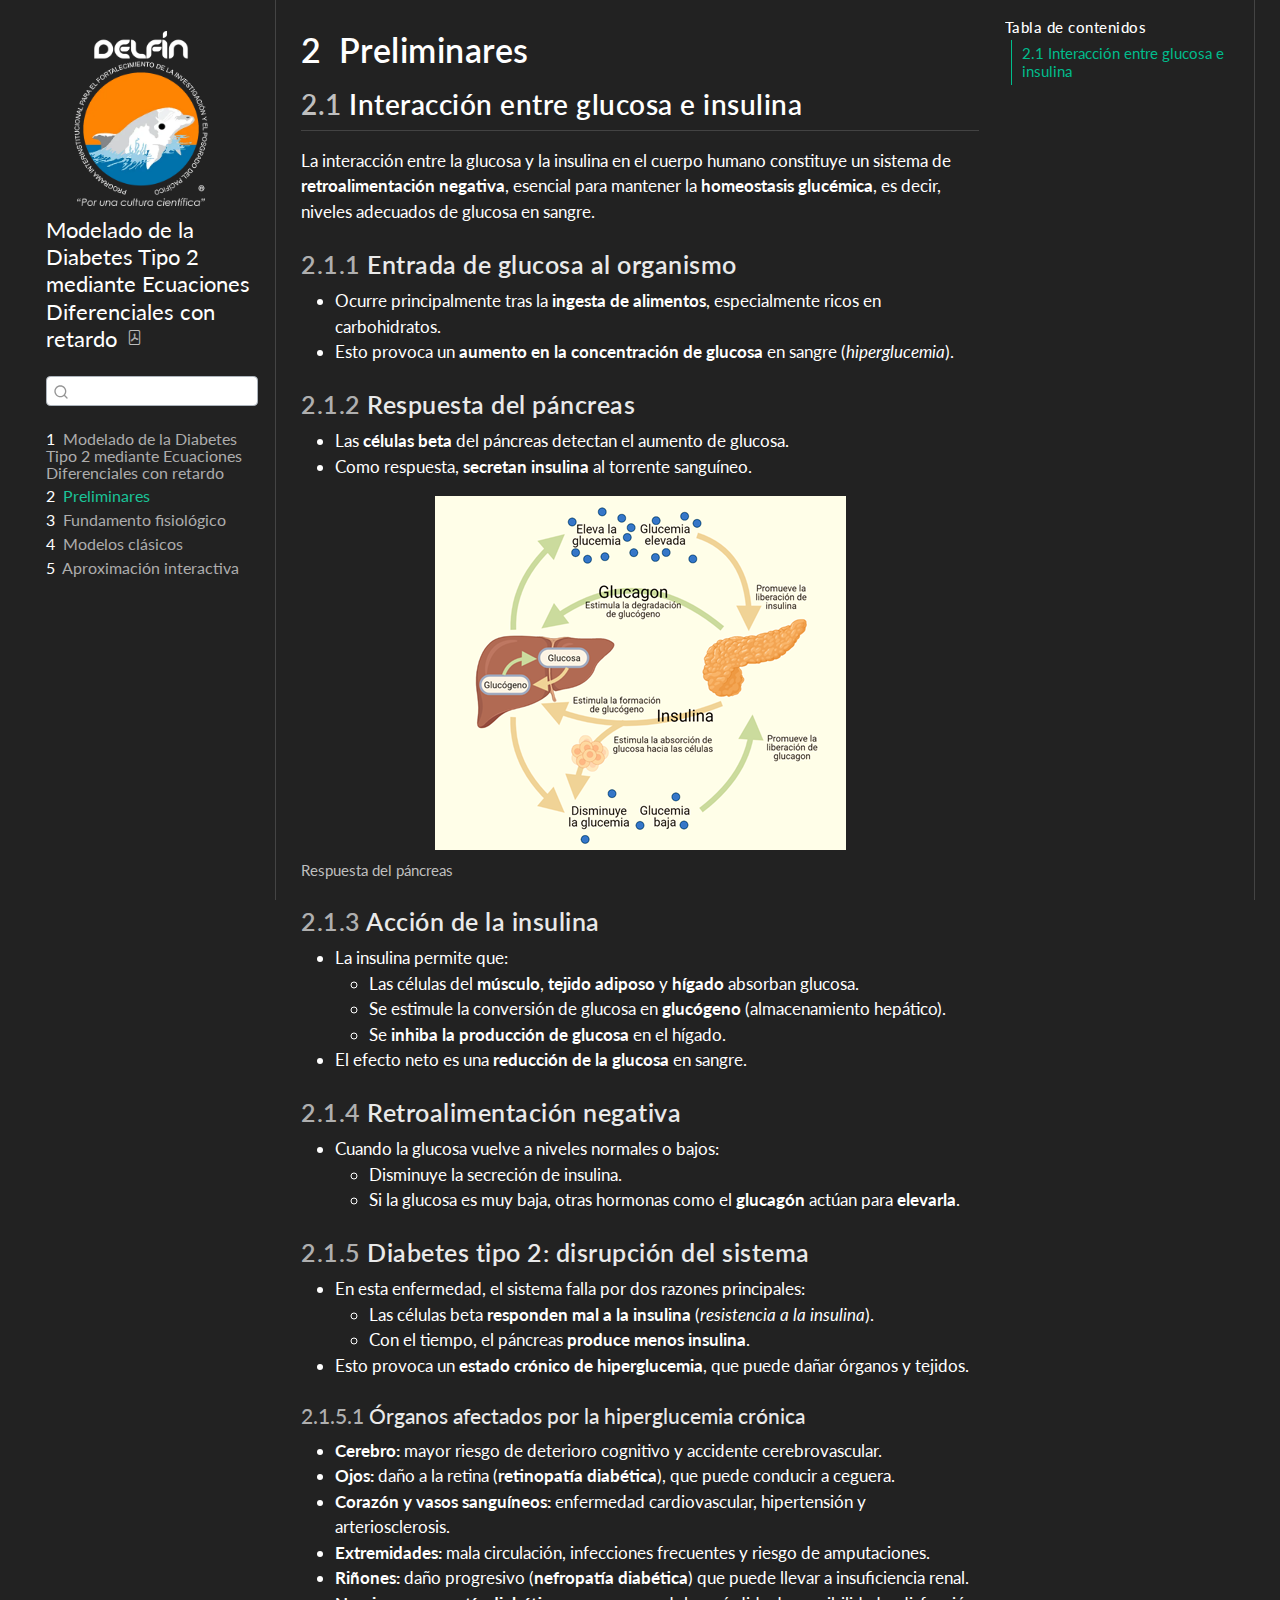
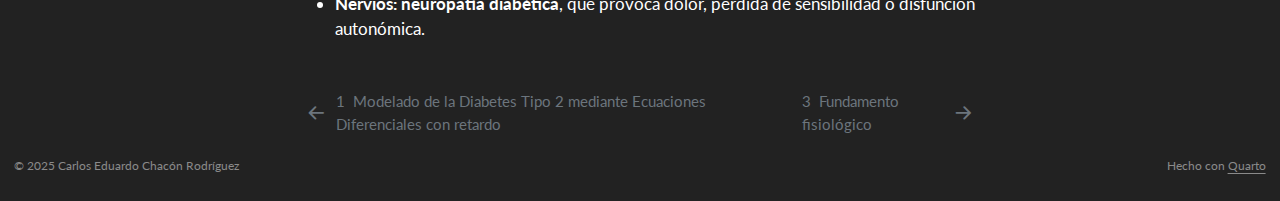
<file: resumen.html>
<!DOCTYPE html>
<html xmlns="http://www.w3.org/1999/xhtml" lang="es" xml:lang="es"><head>

<meta charset="utf-8">
<meta name="generator" content="quarto-1.7.32">

<meta name="viewport" content="width=device-width, initial-scale=1.0, user-scalable=yes">


<title>2&nbsp; Preliminares – Modelado de la Diabetes Tipo 2 mediante Ecuaciones Diferenciales con retardo</title>
<style>
code{white-space: pre-wrap;}
span.smallcaps{font-variant: small-caps;}
div.columns{display: flex; gap: min(4vw, 1.5em);}
div.column{flex: auto; overflow-x: auto;}
div.hanging-indent{margin-left: 1.5em; text-indent: -1.5em;}
ul.task-list{list-style: none;}
ul.task-list li input[type="checkbox"] {
  width: 0.8em;
  margin: 0 0.8em 0.2em -1em; /* quarto-specific, see https://github.com/quarto-dev/quarto-cli/issues/4556 */ 
  vertical-align: middle;
}
</style>


<script src="site_libs/quarto-nav/quarto-nav.js"></script>
<script src="site_libs/clipboard/clipboard.min.js"></script>
<script src="site_libs/quarto-search/autocomplete.umd.js"></script>
<script src="site_libs/quarto-search/fuse.min.js"></script>
<script src="site_libs/quarto-search/quarto-search.js"></script>
<meta name="quarto:offset" content="./">
<link href="./fundamento_fisio.html" rel="next">
<link href="./index.html" rel="prev">
<link href="./figuras/logo-DELFIN.png" rel="icon" type="image/png">
<script src="site_libs/quarto-html/quarto.js" type="module"></script>
<script src="site_libs/quarto-html/tabsets/tabsets.js" type="module"></script>
<script src="site_libs/quarto-html/popper.min.js"></script>
<script src="site_libs/quarto-html/tippy.umd.min.js"></script>
<script src="site_libs/quarto-html/anchor.min.js"></script>
<link href="site_libs/quarto-html/tippy.css" rel="stylesheet">
<link href="site_libs/quarto-html/quarto-syntax-highlighting-dark-2fef5ea3f8957b3e4ecc936fc74692ca.css" rel="stylesheet" id="quarto-text-highlighting-styles">
<script src="site_libs/bootstrap/bootstrap.min.js"></script>
<link href="site_libs/bootstrap/bootstrap-icons.css" rel="stylesheet">
<link href="site_libs/bootstrap/bootstrap-8d92b28bcbf54a71859971a1d8466b32.min.css" rel="stylesheet" append-hash="true" id="quarto-bootstrap" data-mode="dark">
<script id="quarto-search-options" type="application/json">{
  "location": "sidebar",
  "copy-button": false,
  "collapse-after": 3,
  "panel-placement": "start",
  "type": "textbox",
  "limit": 50,
  "keyboard-shortcut": [
    "f",
    "/",
    "s"
  ],
  "show-item-context": false,
  "language": {
    "search-no-results-text": "Sin resultados",
    "search-matching-documents-text": "documentos encontrados",
    "search-copy-link-title": "Copiar el enlace en la búsqueda",
    "search-hide-matches-text": "Ocultar resultados adicionales",
    "search-more-match-text": "resultado adicional en este documento",
    "search-more-matches-text": "resultados adicionales en este documento",
    "search-clear-button-title": "Borrar",
    "search-text-placeholder": "",
    "search-detached-cancel-button-title": "Cancelar",
    "search-submit-button-title": "Enviar",
    "search-label": "Buscar"
  }
}</script>
<style>html{ scroll-behavior: smooth; }</style>


<link rel="stylesheet" href="styles.css">
</head>

<body class="nav-sidebar floating quarto-light">

<div id="quarto-search-results"></div>
  <header id="quarto-header" class="headroom fixed-top">
  <nav class="quarto-secondary-nav">
    <div class="container-fluid d-flex">
      <button type="button" class="quarto-btn-toggle btn" data-bs-toggle="collapse" role="button" data-bs-target=".quarto-sidebar-collapse-item" aria-controls="quarto-sidebar" aria-expanded="false" aria-label="Alternar barra lateral" onclick="if (window.quartoToggleHeadroom) { window.quartoToggleHeadroom(); }">
        <i class="bi bi-layout-text-sidebar-reverse"></i>
      </button>
        <nav class="quarto-page-breadcrumbs" aria-label="breadcrumb"><ol class="breadcrumb"><li class="breadcrumb-item"><a href="./resumen.html"><span class="chapter-number">2</span>&nbsp; <span class="chapter-title">Preliminares</span></a></li></ol></nav>
        <a class="flex-grow-1" role="navigation" data-bs-toggle="collapse" data-bs-target=".quarto-sidebar-collapse-item" aria-controls="quarto-sidebar" aria-expanded="false" aria-label="Alternar barra lateral" onclick="if (window.quartoToggleHeadroom) { window.quartoToggleHeadroom(); }">      
        </a>
      <button type="button" class="btn quarto-search-button" aria-label="Buscar" onclick="window.quartoOpenSearch();">
        <i class="bi bi-search"></i>
      </button>
    </div>
  </nav>
</header>
<!-- content -->
<div id="quarto-content" class="quarto-container page-columns page-rows-contents page-layout-article">
<!-- sidebar -->
  <nav id="quarto-sidebar" class="sidebar collapse collapse-horizontal quarto-sidebar-collapse-item sidebar-navigation floating overflow-auto">
    <div class="pt-lg-2 mt-2 text-left sidebar-header sidebar-header-stacked">
      <a href="./index.html" class="sidebar-logo-link">
      <img src="./figuras/logo-DELFIN.png" alt="" class="sidebar-logo py-0 d-lg-inline d-none">
      </a>
    <div class="sidebar-title mb-0 py-0">
      <a href="./">Modelado de la Diabetes Tipo 2 mediante Ecuaciones Diferenciales con retardo</a> 
        <div class="sidebar-tools-main">
    <a href="./Modelado-de-la-Diabetes-Tipo-2-mediante-Ecuaciones-Diferenciales-con-retardo.pdf" title="Descargar PDF" class="quarto-navigation-tool px-1" aria-label="Descargar PDF"><i class="bi bi-file-pdf"></i></a>
</div>
    </div>
      </div>
        <div class="mt-2 flex-shrink-0 align-items-center">
        <div class="sidebar-search">
        <div id="quarto-search" class="" title="Buscar"></div>
        </div>
        </div>
    <div class="sidebar-menu-container"> 
    <ul class="list-unstyled mt-1">
        <li class="sidebar-item">
  <div class="sidebar-item-container"> 
  <a href="./index.html" class="sidebar-item-text sidebar-link">
 <span class="menu-text"><span class="chapter-number">1</span>&nbsp; <span class="chapter-title">Modelado de la Diabetes Tipo 2 mediante Ecuaciones Diferenciales con retardo</span></span></a>
  </div>
</li>
        <li class="sidebar-item">
  <div class="sidebar-item-container"> 
  <a href="./resumen.html" class="sidebar-item-text sidebar-link active">
 <span class="menu-text"><span class="chapter-number">2</span>&nbsp; <span class="chapter-title">Preliminares</span></span></a>
  </div>
</li>
        <li class="sidebar-item">
  <div class="sidebar-item-container"> 
  <a href="./fundamento_fisio.html" class="sidebar-item-text sidebar-link">
 <span class="menu-text"><span class="chapter-number">3</span>&nbsp; <span class="chapter-title">Fundamento fisiológico</span></span></a>
  </div>
</li>
        <li class="sidebar-item">
  <div class="sidebar-item-container"> 
  <a href="./modelos.html" class="sidebar-item-text sidebar-link">
 <span class="menu-text"><span class="chapter-number">4</span>&nbsp; <span class="chapter-title">Modelos clásicos</span></span></a>
  </div>
</li>
        <li class="sidebar-item">
  <div class="sidebar-item-container"> 
  <a href="./aproximacion.html" class="sidebar-item-text sidebar-link">
 <span class="menu-text"><span class="chapter-number">5</span>&nbsp; <span class="chapter-title">Aproximación interactiva</span></span></a>
  </div>
</li>
    </ul>
    </div>
</nav>
<div id="quarto-sidebar-glass" class="quarto-sidebar-collapse-item" data-bs-toggle="collapse" data-bs-target=".quarto-sidebar-collapse-item"></div>
<!-- margin-sidebar -->
    <div id="quarto-margin-sidebar" class="sidebar margin-sidebar">
        <nav id="TOC" role="doc-toc" class="toc-active">
    <h2 id="toc-title">Tabla de contenidos</h2>
   
  <ul class="collapse">
  <li><a href="#interacción-entre-glucosa-e-insulina" id="toc-interacción-entre-glucosa-e-insulina" class="nav-link active" data-scroll-target="#interacción-entre-glucosa-e-insulina"><span class="header-section-number">2.1</span> Interacción entre glucosa e insulina</a></li>
  </ul>
</nav>
    </div>
<!-- main -->
<main class="content" id="quarto-document-content">

<header id="title-block-header" class="quarto-title-block default">
<div class="quarto-title">
<h1 class="title"><span class="chapter-number">2</span>&nbsp; <span class="chapter-title">Preliminares</span></h1>
</div>



<div class="quarto-title-meta">

    
  
    
  </div>
  


</header>


<section id="interacción-entre-glucosa-e-insulina" class="level2" data-number="2.1">
<h2 data-number="2.1" class="anchored" data-anchor-id="interacción-entre-glucosa-e-insulina"><span class="header-section-number">2.1</span> Interacción entre glucosa e insulina</h2>
<p>La interacción entre la glucosa y la insulina en el cuerpo humano constituye un sistema de <strong>retroalimentación negativa</strong>, esencial para mantener la <strong>homeostasis glucémica</strong>, es decir, niveles adecuados de glucosa en sangre.</p>
<section id="entrada-de-glucosa-al-organismo" class="level3" data-number="2.1.1">
<h3 data-number="2.1.1" class="anchored" data-anchor-id="entrada-de-glucosa-al-organismo"><span class="header-section-number">2.1.1</span> Entrada de glucosa al organismo</h3>
<ul>
<li>Ocurre principalmente tras la <strong>ingesta de alimentos</strong>, especialmente ricos en carbohidratos.</li>
<li>Esto provoca un <strong>aumento en la concentración de glucosa</strong> en sangre (<em>hiperglucemia</em>).</li>
</ul>
</section>
<section id="respuesta-del-páncreas" class="level3" data-number="2.1.2">
<h3 data-number="2.1.2" class="anchored" data-anchor-id="respuesta-del-páncreas"><span class="header-section-number">2.1.2</span> Respuesta del páncreas</h3>
<ul>
<li>Las <strong>células beta</strong> del páncreas detectan el aumento de glucosa.</li>
<li>Como respuesta, <strong>secretan insulina</strong> al torrente sanguíneo.</li>
</ul>
<div class="cell">
<div class="quarto-figure quarto-figure-center">
<figure class="figure">
<p><img src="pancreas.png" class="img-fluid figure-img"></p>
<figcaption>Respuesta del páncreas</figcaption>
</figure>
</div>
</div>
</section>
<section id="acción-de-la-insulina" class="level3" data-number="2.1.3">
<h3 data-number="2.1.3" class="anchored" data-anchor-id="acción-de-la-insulina"><span class="header-section-number">2.1.3</span> Acción de la insulina</h3>
<ul>
<li>La insulina permite que:
<ul>
<li>Las células del <strong>músculo</strong>, <strong>tejido adiposo</strong> y <strong>hígado</strong> absorban glucosa.</li>
<li>Se estimule la conversión de glucosa en <strong>glucógeno</strong> (almacenamiento hepático).</li>
<li>Se <strong>inhiba la producción de glucosa</strong> en el hígado.</li>
</ul></li>
<li>El efecto neto es una <strong>reducción de la glucosa</strong> en sangre.</li>
</ul>
</section>
<section id="retroalimentación-negativa" class="level3" data-number="2.1.4">
<h3 data-number="2.1.4" class="anchored" data-anchor-id="retroalimentación-negativa"><span class="header-section-number">2.1.4</span> Retroalimentación negativa</h3>
<ul>
<li>Cuando la glucosa vuelve a niveles normales o bajos:
<ul>
<li>Disminuye la secreción de insulina.</li>
<li>Si la glucosa es muy baja, otras hormonas como el <strong>glucagón</strong> actúan para <strong>elevarla</strong>.</li>
</ul></li>
</ul>
</section>
<section id="diabetes-tipo-2-disrupción-del-sistema" class="level3" data-number="2.1.5">
<h3 data-number="2.1.5" class="anchored" data-anchor-id="diabetes-tipo-2-disrupción-del-sistema"><span class="header-section-number">2.1.5</span> Diabetes tipo 2: disrupción del sistema</h3>
<ul>
<li>En esta enfermedad, el sistema falla por dos razones principales:
<ul>
<li>Las células beta <strong>responden mal a la insulina</strong> (<em>resistencia a la insulina</em>).</li>
<li>Con el tiempo, el páncreas <strong>produce menos insulina</strong>.</li>
</ul></li>
<li>Esto provoca un <strong>estado crónico de hiperglucemia</strong>, que puede dañar órganos y tejidos.</li>
</ul>
<section id="órganos-afectados-por-la-hiperglucemia-crónica" class="level4" data-number="2.1.5.1">
<h4 data-number="2.1.5.1" class="anchored" data-anchor-id="órganos-afectados-por-la-hiperglucemia-crónica"><span class="header-section-number">2.1.5.1</span> Órganos afectados por la hiperglucemia crónica</h4>
<ul>
<li><strong>Cerebro:</strong> mayor riesgo de deterioro cognitivo y accidente cerebrovascular.</li>
<li><strong>Ojos:</strong> daño a la retina (<strong>retinopatía diabética</strong>), que puede conducir a ceguera.</li>
<li><strong>Corazón y vasos sanguíneos:</strong> enfermedad cardiovascular, hipertensión y arteriosclerosis.</li>
<li><strong>Extremidades:</strong> mala circulación, infecciones frecuentes y riesgo de amputaciones.</li>
<li><strong>Riñones:</strong> daño progresivo (<strong>nefropatía diabética</strong>) que puede llevar a insuficiencia renal.</li>
<li><strong>Nervios:</strong> <strong>neuropatía diabética</strong>, que provoca dolor, pérdida de sensibilidad o disfunción autonómica.</li>
</ul>


</section>
</section>
</section>

</main> <!-- /main -->
<script id="quarto-html-after-body" type="application/javascript">
  window.document.addEventListener("DOMContentLoaded", function (event) {
    const icon = "";
    const anchorJS = new window.AnchorJS();
    anchorJS.options = {
      placement: 'right',
      icon: icon
    };
    anchorJS.add('.anchored');
    const isCodeAnnotation = (el) => {
      for (const clz of el.classList) {
        if (clz.startsWith('code-annotation-')) {                     
          return true;
        }
      }
      return false;
    }
    const onCopySuccess = function(e) {
      // button target
      const button = e.trigger;
      // don't keep focus
      button.blur();
      // flash "checked"
      button.classList.add('code-copy-button-checked');
      var currentTitle = button.getAttribute("title");
      button.setAttribute("title", "Copiado");
      let tooltip;
      if (window.bootstrap) {
        button.setAttribute("data-bs-toggle", "tooltip");
        button.setAttribute("data-bs-placement", "left");
        button.setAttribute("data-bs-title", "Copiado");
        tooltip = new bootstrap.Tooltip(button, 
          { trigger: "manual", 
            customClass: "code-copy-button-tooltip",
            offset: [0, -8]});
        tooltip.show();    
      }
      setTimeout(function() {
        if (tooltip) {
          tooltip.hide();
          button.removeAttribute("data-bs-title");
          button.removeAttribute("data-bs-toggle");
          button.removeAttribute("data-bs-placement");
        }
        button.setAttribute("title", currentTitle);
        button.classList.remove('code-copy-button-checked');
      }, 1000);
      // clear code selection
      e.clearSelection();
    }
    const getTextToCopy = function(trigger) {
        const codeEl = trigger.previousElementSibling.cloneNode(true);
        for (const childEl of codeEl.children) {
          if (isCodeAnnotation(childEl)) {
            childEl.remove();
          }
        }
        return codeEl.innerText;
    }
    const clipboard = new window.ClipboardJS('.code-copy-button:not([data-in-quarto-modal])', {
      text: getTextToCopy
    });
    clipboard.on('success', onCopySuccess);
    if (window.document.getElementById('quarto-embedded-source-code-modal')) {
      const clipboardModal = new window.ClipboardJS('.code-copy-button[data-in-quarto-modal]', {
        text: getTextToCopy,
        container: window.document.getElementById('quarto-embedded-source-code-modal')
      });
      clipboardModal.on('success', onCopySuccess);
    }
      var localhostRegex = new RegExp(/^(?:http|https):\/\/localhost\:?[0-9]*\//);
      var mailtoRegex = new RegExp(/^mailto:/);
        var filterRegex = new RegExp('/' + window.location.host + '/');
      var isInternal = (href) => {
          return filterRegex.test(href) || localhostRegex.test(href) || mailtoRegex.test(href);
      }
      // Inspect non-navigation links and adorn them if external
     var links = window.document.querySelectorAll('a[href]:not(.nav-link):not(.navbar-brand):not(.toc-action):not(.sidebar-link):not(.sidebar-item-toggle):not(.pagination-link):not(.no-external):not([aria-hidden]):not(.dropdown-item):not(.quarto-navigation-tool):not(.about-link)');
      for (var i=0; i<links.length; i++) {
        const link = links[i];
        if (!isInternal(link.href)) {
          // undo the damage that might have been done by quarto-nav.js in the case of
          // links that we want to consider external
          if (link.dataset.originalHref !== undefined) {
            link.href = link.dataset.originalHref;
          }
            // target, if specified
            link.setAttribute("target", "_blank");
            if (link.getAttribute("rel") === null) {
              link.setAttribute("rel", "noopener");
            }
        }
      }
    function tippyHover(el, contentFn, onTriggerFn, onUntriggerFn) {
      const config = {
        allowHTML: true,
        maxWidth: 500,
        delay: 100,
        arrow: false,
        appendTo: function(el) {
            return el.parentElement;
        },
        interactive: true,
        interactiveBorder: 10,
        theme: 'quarto',
        placement: 'bottom-start',
      };
      if (contentFn) {
        config.content = contentFn;
      }
      if (onTriggerFn) {
        config.onTrigger = onTriggerFn;
      }
      if (onUntriggerFn) {
        config.onUntrigger = onUntriggerFn;
      }
      window.tippy(el, config); 
    }
    const noterefs = window.document.querySelectorAll('a[role="doc-noteref"]');
    for (var i=0; i<noterefs.length; i++) {
      const ref = noterefs[i];
      tippyHover(ref, function() {
        // use id or data attribute instead here
        let href = ref.getAttribute('data-footnote-href') || ref.getAttribute('href');
        try { href = new URL(href).hash; } catch {}
        const id = href.replace(/^#\/?/, "");
        const note = window.document.getElementById(id);
        if (note) {
          return note.innerHTML;
        } else {
          return "";
        }
      });
    }
    const xrefs = window.document.querySelectorAll('a.quarto-xref');
    const processXRef = (id, note) => {
      // Strip column container classes
      const stripColumnClz = (el) => {
        el.classList.remove("page-full", "page-columns");
        if (el.children) {
          for (const child of el.children) {
            stripColumnClz(child);
          }
        }
      }
      stripColumnClz(note)
      if (id === null || id.startsWith('sec-')) {
        // Special case sections, only their first couple elements
        const container = document.createElement("div");
        if (note.children && note.children.length > 2) {
          container.appendChild(note.children[0].cloneNode(true));
          for (let i = 1; i < note.children.length; i++) {
            const child = note.children[i];
            if (child.tagName === "P" && child.innerText === "") {
              continue;
            } else {
              container.appendChild(child.cloneNode(true));
              break;
            }
          }
          if (window.Quarto?.typesetMath) {
            window.Quarto.typesetMath(container);
          }
          return container.innerHTML
        } else {
          if (window.Quarto?.typesetMath) {
            window.Quarto.typesetMath(note);
          }
          return note.innerHTML;
        }
      } else {
        // Remove any anchor links if they are present
        const anchorLink = note.querySelector('a.anchorjs-link');
        if (anchorLink) {
          anchorLink.remove();
        }
        if (window.Quarto?.typesetMath) {
          window.Quarto.typesetMath(note);
        }
        if (note.classList.contains("callout")) {
          return note.outerHTML;
        } else {
          return note.innerHTML;
        }
      }
    }
    for (var i=0; i<xrefs.length; i++) {
      const xref = xrefs[i];
      tippyHover(xref, undefined, function(instance) {
        instance.disable();
        let url = xref.getAttribute('href');
        let hash = undefined; 
        if (url.startsWith('#')) {
          hash = url;
        } else {
          try { hash = new URL(url).hash; } catch {}
        }
        if (hash) {
          const id = hash.replace(/^#\/?/, "");
          const note = window.document.getElementById(id);
          if (note !== null) {
            try {
              const html = processXRef(id, note.cloneNode(true));
              instance.setContent(html);
            } finally {
              instance.enable();
              instance.show();
            }
          } else {
            // See if we can fetch this
            fetch(url.split('#')[0])
            .then(res => res.text())
            .then(html => {
              const parser = new DOMParser();
              const htmlDoc = parser.parseFromString(html, "text/html");
              const note = htmlDoc.getElementById(id);
              if (note !== null) {
                const html = processXRef(id, note);
                instance.setContent(html);
              } 
            }).finally(() => {
              instance.enable();
              instance.show();
            });
          }
        } else {
          // See if we can fetch a full url (with no hash to target)
          // This is a special case and we should probably do some content thinning / targeting
          fetch(url)
          .then(res => res.text())
          .then(html => {
            const parser = new DOMParser();
            const htmlDoc = parser.parseFromString(html, "text/html");
            const note = htmlDoc.querySelector('main.content');
            if (note !== null) {
              // This should only happen for chapter cross references
              // (since there is no id in the URL)
              // remove the first header
              if (note.children.length > 0 && note.children[0].tagName === "HEADER") {
                note.children[0].remove();
              }
              const html = processXRef(null, note);
              instance.setContent(html);
            } 
          }).finally(() => {
            instance.enable();
            instance.show();
          });
        }
      }, function(instance) {
      });
    }
        let selectedAnnoteEl;
        const selectorForAnnotation = ( cell, annotation) => {
          let cellAttr = 'data-code-cell="' + cell + '"';
          let lineAttr = 'data-code-annotation="' +  annotation + '"';
          const selector = 'span[' + cellAttr + '][' + lineAttr + ']';
          return selector;
        }
        const selectCodeLines = (annoteEl) => {
          const doc = window.document;
          const targetCell = annoteEl.getAttribute("data-target-cell");
          const targetAnnotation = annoteEl.getAttribute("data-target-annotation");
          const annoteSpan = window.document.querySelector(selectorForAnnotation(targetCell, targetAnnotation));
          const lines = annoteSpan.getAttribute("data-code-lines").split(",");
          const lineIds = lines.map((line) => {
            return targetCell + "-" + line;
          })
          let top = null;
          let height = null;
          let parent = null;
          if (lineIds.length > 0) {
              //compute the position of the single el (top and bottom and make a div)
              const el = window.document.getElementById(lineIds[0]);
              top = el.offsetTop;
              height = el.offsetHeight;
              parent = el.parentElement.parentElement;
            if (lineIds.length > 1) {
              const lastEl = window.document.getElementById(lineIds[lineIds.length - 1]);
              const bottom = lastEl.offsetTop + lastEl.offsetHeight;
              height = bottom - top;
            }
            if (top !== null && height !== null && parent !== null) {
              // cook up a div (if necessary) and position it 
              let div = window.document.getElementById("code-annotation-line-highlight");
              if (div === null) {
                div = window.document.createElement("div");
                div.setAttribute("id", "code-annotation-line-highlight");
                div.style.position = 'absolute';
                parent.appendChild(div);
              }
              div.style.top = top - 2 + "px";
              div.style.height = height + 4 + "px";
              div.style.left = 0;
              let gutterDiv = window.document.getElementById("code-annotation-line-highlight-gutter");
              if (gutterDiv === null) {
                gutterDiv = window.document.createElement("div");
                gutterDiv.setAttribute("id", "code-annotation-line-highlight-gutter");
                gutterDiv.style.position = 'absolute';
                const codeCell = window.document.getElementById(targetCell);
                const gutter = codeCell.querySelector('.code-annotation-gutter');
                gutter.appendChild(gutterDiv);
              }
              gutterDiv.style.top = top - 2 + "px";
              gutterDiv.style.height = height + 4 + "px";
            }
            selectedAnnoteEl = annoteEl;
          }
        };
        const unselectCodeLines = () => {
          const elementsIds = ["code-annotation-line-highlight", "code-annotation-line-highlight-gutter"];
          elementsIds.forEach((elId) => {
            const div = window.document.getElementById(elId);
            if (div) {
              div.remove();
            }
          });
          selectedAnnoteEl = undefined;
        };
          // Handle positioning of the toggle
      window.addEventListener(
        "resize",
        throttle(() => {
          elRect = undefined;
          if (selectedAnnoteEl) {
            selectCodeLines(selectedAnnoteEl);
          }
        }, 10)
      );
      function throttle(fn, ms) {
      let throttle = false;
      let timer;
        return (...args) => {
          if(!throttle) { // first call gets through
              fn.apply(this, args);
              throttle = true;
          } else { // all the others get throttled
              if(timer) clearTimeout(timer); // cancel #2
              timer = setTimeout(() => {
                fn.apply(this, args);
                timer = throttle = false;
              }, ms);
          }
        };
      }
        // Attach click handler to the DT
        const annoteDls = window.document.querySelectorAll('dt[data-target-cell]');
        for (const annoteDlNode of annoteDls) {
          annoteDlNode.addEventListener('click', (event) => {
            const clickedEl = event.target;
            if (clickedEl !== selectedAnnoteEl) {
              unselectCodeLines();
              const activeEl = window.document.querySelector('dt[data-target-cell].code-annotation-active');
              if (activeEl) {
                activeEl.classList.remove('code-annotation-active');
              }
              selectCodeLines(clickedEl);
              clickedEl.classList.add('code-annotation-active');
            } else {
              // Unselect the line
              unselectCodeLines();
              clickedEl.classList.remove('code-annotation-active');
            }
          });
        }
    const findCites = (el) => {
      const parentEl = el.parentElement;
      if (parentEl) {
        const cites = parentEl.dataset.cites;
        if (cites) {
          return {
            el,
            cites: cites.split(' ')
          };
        } else {
          return findCites(el.parentElement)
        }
      } else {
        return undefined;
      }
    };
    var bibliorefs = window.document.querySelectorAll('a[role="doc-biblioref"]');
    for (var i=0; i<bibliorefs.length; i++) {
      const ref = bibliorefs[i];
      const citeInfo = findCites(ref);
      if (citeInfo) {
        tippyHover(citeInfo.el, function() {
          var popup = window.document.createElement('div');
          citeInfo.cites.forEach(function(cite) {
            var citeDiv = window.document.createElement('div');
            citeDiv.classList.add('hanging-indent');
            citeDiv.classList.add('csl-entry');
            var biblioDiv = window.document.getElementById('ref-' + cite);
            if (biblioDiv) {
              citeDiv.innerHTML = biblioDiv.innerHTML;
            }
            popup.appendChild(citeDiv);
          });
          return popup.innerHTML;
        });
      }
    }
  });
  </script>
<nav class="page-navigation">
  <div class="nav-page nav-page-previous">
      <a href="./index.html" class="pagination-link" aria-label="Modelado de la Diabetes Tipo 2 mediante Ecuaciones Diferenciales con retardo">
        <i class="bi bi-arrow-left-short"></i> <span class="nav-page-text"><span class="chapter-number">1</span>&nbsp; <span class="chapter-title">Modelado de la Diabetes Tipo 2 mediante Ecuaciones Diferenciales con retardo</span></span>
      </a>          
  </div>
  <div class="nav-page nav-page-next">
      <a href="./fundamento_fisio.html" class="pagination-link" aria-label="Fundamento fisiológico">
        <span class="nav-page-text"><span class="chapter-number">3</span>&nbsp; <span class="chapter-title">Fundamento fisiológico</span></span> <i class="bi bi-arrow-right-short"></i>
      </a>
  </div>
</nav>
</div> <!-- /content -->
<footer class="footer">
  <div class="nav-footer">
    <div class="nav-footer-left">
<p>© 2025 Carlos Eduardo Chacón Rodríguez</p>
</div>   
    <div class="nav-footer-center">
      &nbsp;
    </div>
    <div class="nav-footer-right">
<p>Hecho con <a href="https://quarto.org">Quarto</a></p>
</div>
  </div>
</footer>




<script src="site_libs/quarto-html/zenscroll-min.js"></script>
</body></html>
</file>
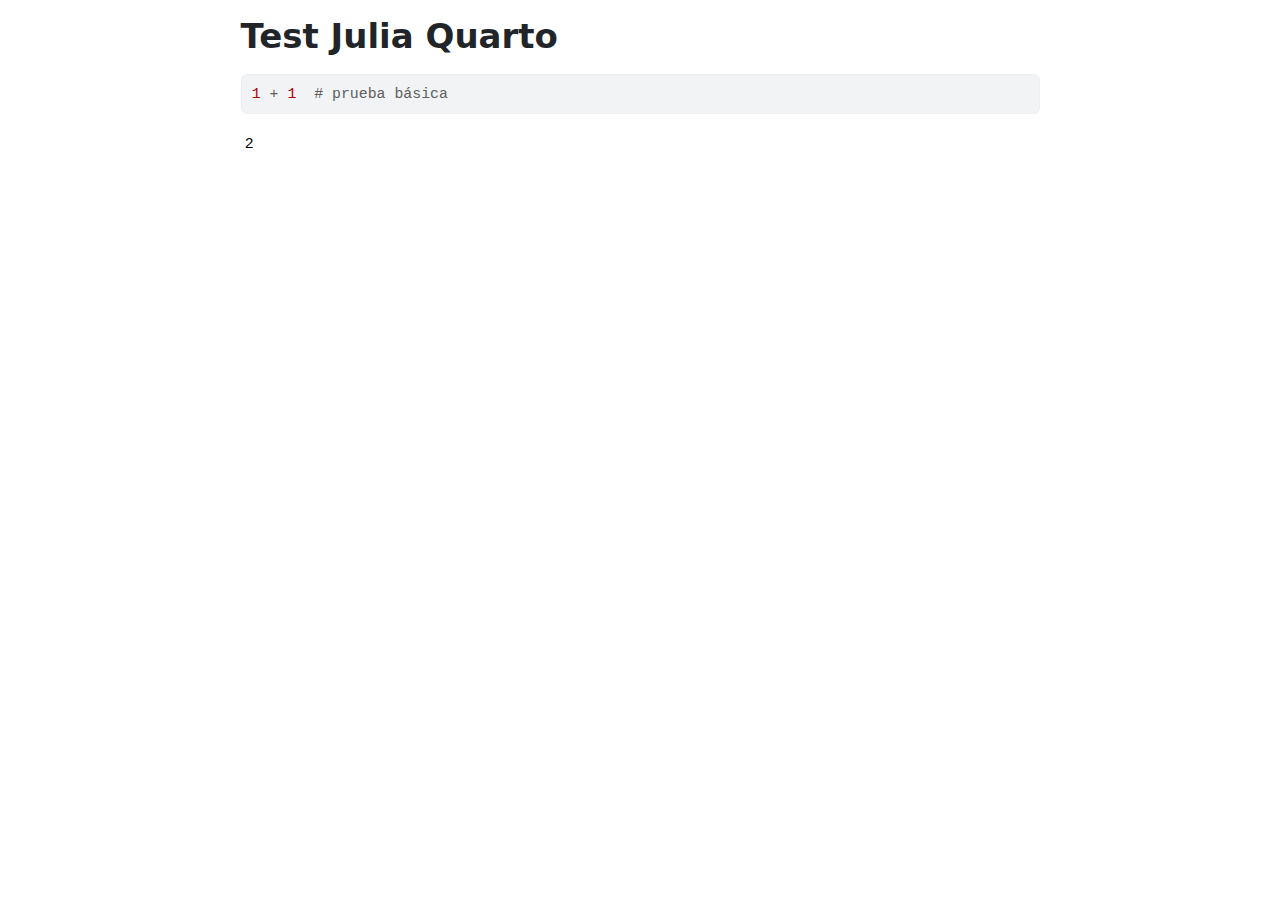
<file: test.html>
<!DOCTYPE html>
<html xmlns="http://www.w3.org/1999/xhtml" lang="en" xml:lang="en"><head>

<meta charset="utf-8">
<meta name="generator" content="quarto-1.7.32">

<meta name="viewport" content="width=device-width, initial-scale=1.0, user-scalable=yes">


<title>Test Julia Quarto</title>
<style>
code{white-space: pre-wrap;}
span.smallcaps{font-variant: small-caps;}
div.columns{display: flex; gap: min(4vw, 1.5em);}
div.column{flex: auto; overflow-x: auto;}
div.hanging-indent{margin-left: 1.5em; text-indent: -1.5em;}
ul.task-list{list-style: none;}
ul.task-list li input[type="checkbox"] {
  width: 0.8em;
  margin: 0 0.8em 0.2em -1em; /* quarto-specific, see https://github.com/quarto-dev/quarto-cli/issues/4556 */ 
  vertical-align: middle;
}
/* CSS for syntax highlighting */
html { -webkit-text-size-adjust: 100%; }
pre > code.sourceCode { white-space: pre; position: relative; }
pre > code.sourceCode > span { display: inline-block; line-height: 1.25; }
pre > code.sourceCode > span:empty { height: 1.2em; }
.sourceCode { overflow: visible; }
code.sourceCode > span { color: inherit; text-decoration: inherit; }
div.sourceCode { margin: 1em 0; }
pre.sourceCode { margin: 0; }
@media screen {
div.sourceCode { overflow: auto; }
}
@media print {
pre > code.sourceCode { white-space: pre-wrap; }
pre > code.sourceCode > span { text-indent: -5em; padding-left: 5em; }
}
pre.numberSource code
  { counter-reset: source-line 0; }
pre.numberSource code > span
  { position: relative; left: -4em; counter-increment: source-line; }
pre.numberSource code > span > a:first-child::before
  { content: counter(source-line);
    position: relative; left: -1em; text-align: right; vertical-align: baseline;
    border: none; display: inline-block;
    -webkit-touch-callout: none; -webkit-user-select: none;
    -khtml-user-select: none; -moz-user-select: none;
    -ms-user-select: none; user-select: none;
    padding: 0 4px; width: 4em;
  }
pre.numberSource { margin-left: 3em;  padding-left: 4px; }
div.sourceCode
  {   }
@media screen {
pre > code.sourceCode > span > a:first-child::before { text-decoration: underline; }
}
</style>


<script src="test_files/libs/clipboard/clipboard.min.js"></script>
<script src="test_files/libs/quarto-html/quarto.js" type="module"></script>
<script src="test_files/libs/quarto-html/tabsets/tabsets.js" type="module"></script>
<script src="test_files/libs/quarto-html/popper.min.js"></script>
<script src="test_files/libs/quarto-html/tippy.umd.min.js"></script>
<script src="test_files/libs/quarto-html/anchor.min.js"></script>
<link href="test_files/libs/quarto-html/tippy.css" rel="stylesheet">
<link href="test_files/libs/quarto-html/quarto-syntax-highlighting-37eea08aefeeee20ff55810ff984fec1.css" rel="stylesheet" id="quarto-text-highlighting-styles">
<script src="test_files/libs/bootstrap/bootstrap.min.js"></script>
<link href="test_files/libs/bootstrap/bootstrap-icons.css" rel="stylesheet">
<link href="test_files/libs/bootstrap/bootstrap-bb462d781dde1847d9e3ccf7736099dd.min.css" rel="stylesheet" append-hash="true" id="quarto-bootstrap" data-mode="light">


</head>

<body class="fullcontent quarto-light">

<div id="quarto-content" class="page-columns page-rows-contents page-layout-article">

<main class="content" id="quarto-document-content">

<header id="title-block-header" class="quarto-title-block default">
<div class="quarto-title">
<h1 class="title">Test Julia Quarto</h1>
</div>



<div class="quarto-title-meta">

    
  
    
  </div>
  


</header>


<div id="2" class="cell" data-execution_count="1">
<div class="sourceCode cell-code" id="cb1"><pre class="sourceCode julia code-with-copy"><code class="sourceCode julia"><span id="cb1-1"><a href="#cb1-1" aria-hidden="true" tabindex="-1"></a><span class="fl">1</span> <span class="op">+</span> <span class="fl">1</span>  <span class="co"># prueba básica</span></span></code><button title="Copy to Clipboard" class="code-copy-button"><i class="bi"></i></button></pre></div>
<div class="cell-output cell-output-display" data-execution_count="1">
<pre><code>2</code></pre>
</div>
</div>

</main>
<!-- /main column -->
<script id="quarto-html-after-body" type="application/javascript">
  window.document.addEventListener("DOMContentLoaded", function (event) {
    const icon = "";
    const anchorJS = new window.AnchorJS();
    anchorJS.options = {
      placement: 'right',
      icon: icon
    };
    anchorJS.add('.anchored');
    const isCodeAnnotation = (el) => {
      for (const clz of el.classList) {
        if (clz.startsWith('code-annotation-')) {                     
          return true;
        }
      }
      return false;
    }
    const onCopySuccess = function(e) {
      // button target
      const button = e.trigger;
      // don't keep focus
      button.blur();
      // flash "checked"
      button.classList.add('code-copy-button-checked');
      var currentTitle = button.getAttribute("title");
      button.setAttribute("title", "Copied!");
      let tooltip;
      if (window.bootstrap) {
        button.setAttribute("data-bs-toggle", "tooltip");
        button.setAttribute("data-bs-placement", "left");
        button.setAttribute("data-bs-title", "Copied!");
        tooltip = new bootstrap.Tooltip(button, 
          { trigger: "manual", 
            customClass: "code-copy-button-tooltip",
            offset: [0, -8]});
        tooltip.show();    
      }
      setTimeout(function() {
        if (tooltip) {
          tooltip.hide();
          button.removeAttribute("data-bs-title");
          button.removeAttribute("data-bs-toggle");
          button.removeAttribute("data-bs-placement");
        }
        button.setAttribute("title", currentTitle);
        button.classList.remove('code-copy-button-checked');
      }, 1000);
      // clear code selection
      e.clearSelection();
    }
    const getTextToCopy = function(trigger) {
        const codeEl = trigger.previousElementSibling.cloneNode(true);
        for (const childEl of codeEl.children) {
          if (isCodeAnnotation(childEl)) {
            childEl.remove();
          }
        }
        return codeEl.innerText;
    }
    const clipboard = new window.ClipboardJS('.code-copy-button:not([data-in-quarto-modal])', {
      text: getTextToCopy
    });
    clipboard.on('success', onCopySuccess);
    if (window.document.getElementById('quarto-embedded-source-code-modal')) {
      const clipboardModal = new window.ClipboardJS('.code-copy-button[data-in-quarto-modal]', {
        text: getTextToCopy,
        container: window.document.getElementById('quarto-embedded-source-code-modal')
      });
      clipboardModal.on('success', onCopySuccess);
    }
      var localhostRegex = new RegExp(/^(?:http|https):\/\/localhost\:?[0-9]*\//);
      var mailtoRegex = new RegExp(/^mailto:/);
        var filterRegex = new RegExp('/' + window.location.host + '/');
      var isInternal = (href) => {
          return filterRegex.test(href) || localhostRegex.test(href) || mailtoRegex.test(href);
      }
      // Inspect non-navigation links and adorn them if external
     var links = window.document.querySelectorAll('a[href]:not(.nav-link):not(.navbar-brand):not(.toc-action):not(.sidebar-link):not(.sidebar-item-toggle):not(.pagination-link):not(.no-external):not([aria-hidden]):not(.dropdown-item):not(.quarto-navigation-tool):not(.about-link)');
      for (var i=0; i<links.length; i++) {
        const link = links[i];
        if (!isInternal(link.href)) {
          // undo the damage that might have been done by quarto-nav.js in the case of
          // links that we want to consider external
          if (link.dataset.originalHref !== undefined) {
            link.href = link.dataset.originalHref;
          }
        }
      }
    function tippyHover(el, contentFn, onTriggerFn, onUntriggerFn) {
      const config = {
        allowHTML: true,
        maxWidth: 500,
        delay: 100,
        arrow: false,
        appendTo: function(el) {
            return el.parentElement;
        },
        interactive: true,
        interactiveBorder: 10,
        theme: 'quarto',
        placement: 'bottom-start',
      };
      if (contentFn) {
        config.content = contentFn;
      }
      if (onTriggerFn) {
        config.onTrigger = onTriggerFn;
      }
      if (onUntriggerFn) {
        config.onUntrigger = onUntriggerFn;
      }
      window.tippy(el, config); 
    }
    const noterefs = window.document.querySelectorAll('a[role="doc-noteref"]');
    for (var i=0; i<noterefs.length; i++) {
      const ref = noterefs[i];
      tippyHover(ref, function() {
        // use id or data attribute instead here
        let href = ref.getAttribute('data-footnote-href') || ref.getAttribute('href');
        try { href = new URL(href).hash; } catch {}
        const id = href.replace(/^#\/?/, "");
        const note = window.document.getElementById(id);
        if (note) {
          return note.innerHTML;
        } else {
          return "";
        }
      });
    }
    const xrefs = window.document.querySelectorAll('a.quarto-xref');
    const processXRef = (id, note) => {
      // Strip column container classes
      const stripColumnClz = (el) => {
        el.classList.remove("page-full", "page-columns");
        if (el.children) {
          for (const child of el.children) {
            stripColumnClz(child);
          }
        }
      }
      stripColumnClz(note)
      if (id === null || id.startsWith('sec-')) {
        // Special case sections, only their first couple elements
        const container = document.createElement("div");
        if (note.children && note.children.length > 2) {
          container.appendChild(note.children[0].cloneNode(true));
          for (let i = 1; i < note.children.length; i++) {
            const child = note.children[i];
            if (child.tagName === "P" && child.innerText === "") {
              continue;
            } else {
              container.appendChild(child.cloneNode(true));
              break;
            }
          }
          if (window.Quarto?.typesetMath) {
            window.Quarto.typesetMath(container);
          }
          return container.innerHTML
        } else {
          if (window.Quarto?.typesetMath) {
            window.Quarto.typesetMath(note);
          }
          return note.innerHTML;
        }
      } else {
        // Remove any anchor links if they are present
        const anchorLink = note.querySelector('a.anchorjs-link');
        if (anchorLink) {
          anchorLink.remove();
        }
        if (window.Quarto?.typesetMath) {
          window.Quarto.typesetMath(note);
        }
        if (note.classList.contains("callout")) {
          return note.outerHTML;
        } else {
          return note.innerHTML;
        }
      }
    }
    for (var i=0; i<xrefs.length; i++) {
      const xref = xrefs[i];
      tippyHover(xref, undefined, function(instance) {
        instance.disable();
        let url = xref.getAttribute('href');
        let hash = undefined; 
        if (url.startsWith('#')) {
          hash = url;
        } else {
          try { hash = new URL(url).hash; } catch {}
        }
        if (hash) {
          const id = hash.replace(/^#\/?/, "");
          const note = window.document.getElementById(id);
          if (note !== null) {
            try {
              const html = processXRef(id, note.cloneNode(true));
              instance.setContent(html);
            } finally {
              instance.enable();
              instance.show();
            }
          } else {
            // See if we can fetch this
            fetch(url.split('#')[0])
            .then(res => res.text())
            .then(html => {
              const parser = new DOMParser();
              const htmlDoc = parser.parseFromString(html, "text/html");
              const note = htmlDoc.getElementById(id);
              if (note !== null) {
                const html = processXRef(id, note);
                instance.setContent(html);
              } 
            }).finally(() => {
              instance.enable();
              instance.show();
            });
          }
        } else {
          // See if we can fetch a full url (with no hash to target)
          // This is a special case and we should probably do some content thinning / targeting
          fetch(url)
          .then(res => res.text())
          .then(html => {
            const parser = new DOMParser();
            const htmlDoc = parser.parseFromString(html, "text/html");
            const note = htmlDoc.querySelector('main.content');
            if (note !== null) {
              // This should only happen for chapter cross references
              // (since there is no id in the URL)
              // remove the first header
              if (note.children.length > 0 && note.children[0].tagName === "HEADER") {
                note.children[0].remove();
              }
              const html = processXRef(null, note);
              instance.setContent(html);
            } 
          }).finally(() => {
            instance.enable();
            instance.show();
          });
        }
      }, function(instance) {
      });
    }
        let selectedAnnoteEl;
        const selectorForAnnotation = ( cell, annotation) => {
          let cellAttr = 'data-code-cell="' + cell + '"';
          let lineAttr = 'data-code-annotation="' +  annotation + '"';
          const selector = 'span[' + cellAttr + '][' + lineAttr + ']';
          return selector;
        }
        const selectCodeLines = (annoteEl) => {
          const doc = window.document;
          const targetCell = annoteEl.getAttribute("data-target-cell");
          const targetAnnotation = annoteEl.getAttribute("data-target-annotation");
          const annoteSpan = window.document.querySelector(selectorForAnnotation(targetCell, targetAnnotation));
          const lines = annoteSpan.getAttribute("data-code-lines").split(",");
          const lineIds = lines.map((line) => {
            return targetCell + "-" + line;
          })
          let top = null;
          let height = null;
          let parent = null;
          if (lineIds.length > 0) {
              //compute the position of the single el (top and bottom and make a div)
              const el = window.document.getElementById(lineIds[0]);
              top = el.offsetTop;
              height = el.offsetHeight;
              parent = el.parentElement.parentElement;
            if (lineIds.length > 1) {
              const lastEl = window.document.getElementById(lineIds[lineIds.length - 1]);
              const bottom = lastEl.offsetTop + lastEl.offsetHeight;
              height = bottom - top;
            }
            if (top !== null && height !== null && parent !== null) {
              // cook up a div (if necessary) and position it 
              let div = window.document.getElementById("code-annotation-line-highlight");
              if (div === null) {
                div = window.document.createElement("div");
                div.setAttribute("id", "code-annotation-line-highlight");
                div.style.position = 'absolute';
                parent.appendChild(div);
              }
              div.style.top = top - 2 + "px";
              div.style.height = height + 4 + "px";
              div.style.left = 0;
              let gutterDiv = window.document.getElementById("code-annotation-line-highlight-gutter");
              if (gutterDiv === null) {
                gutterDiv = window.document.createElement("div");
                gutterDiv.setAttribute("id", "code-annotation-line-highlight-gutter");
                gutterDiv.style.position = 'absolute';
                const codeCell = window.document.getElementById(targetCell);
                const gutter = codeCell.querySelector('.code-annotation-gutter');
                gutter.appendChild(gutterDiv);
              }
              gutterDiv.style.top = top - 2 + "px";
              gutterDiv.style.height = height + 4 + "px";
            }
            selectedAnnoteEl = annoteEl;
          }
        };
        const unselectCodeLines = () => {
          const elementsIds = ["code-annotation-line-highlight", "code-annotation-line-highlight-gutter"];
          elementsIds.forEach((elId) => {
            const div = window.document.getElementById(elId);
            if (div) {
              div.remove();
            }
          });
          selectedAnnoteEl = undefined;
        };
          // Handle positioning of the toggle
      window.addEventListener(
        "resize",
        throttle(() => {
          elRect = undefined;
          if (selectedAnnoteEl) {
            selectCodeLines(selectedAnnoteEl);
          }
        }, 10)
      );
      function throttle(fn, ms) {
      let throttle = false;
      let timer;
        return (...args) => {
          if(!throttle) { // first call gets through
              fn.apply(this, args);
              throttle = true;
          } else { // all the others get throttled
              if(timer) clearTimeout(timer); // cancel #2
              timer = setTimeout(() => {
                fn.apply(this, args);
                timer = throttle = false;
              }, ms);
          }
        };
      }
        // Attach click handler to the DT
        const annoteDls = window.document.querySelectorAll('dt[data-target-cell]');
        for (const annoteDlNode of annoteDls) {
          annoteDlNode.addEventListener('click', (event) => {
            const clickedEl = event.target;
            if (clickedEl !== selectedAnnoteEl) {
              unselectCodeLines();
              const activeEl = window.document.querySelector('dt[data-target-cell].code-annotation-active');
              if (activeEl) {
                activeEl.classList.remove('code-annotation-active');
              }
              selectCodeLines(clickedEl);
              clickedEl.classList.add('code-annotation-active');
            } else {
              // Unselect the line
              unselectCodeLines();
              clickedEl.classList.remove('code-annotation-active');
            }
          });
        }
    const findCites = (el) => {
      const parentEl = el.parentElement;
      if (parentEl) {
        const cites = parentEl.dataset.cites;
        if (cites) {
          return {
            el,
            cites: cites.split(' ')
          };
        } else {
          return findCites(el.parentElement)
        }
      } else {
        return undefined;
      }
    };
    var bibliorefs = window.document.querySelectorAll('a[role="doc-biblioref"]');
    for (var i=0; i<bibliorefs.length; i++) {
      const ref = bibliorefs[i];
      const citeInfo = findCites(ref);
      if (citeInfo) {
        tippyHover(citeInfo.el, function() {
          var popup = window.document.createElement('div');
          citeInfo.cites.forEach(function(cite) {
            var citeDiv = window.document.createElement('div');
            citeDiv.classList.add('hanging-indent');
            citeDiv.classList.add('csl-entry');
            var biblioDiv = window.document.getElementById('ref-' + cite);
            if (biblioDiv) {
              citeDiv.innerHTML = biblioDiv.innerHTML;
            }
            popup.appendChild(citeDiv);
          });
          return popup.innerHTML;
        });
      }
    }
  });
  </script>
</div> <!-- /content -->




</body></html>
</file>
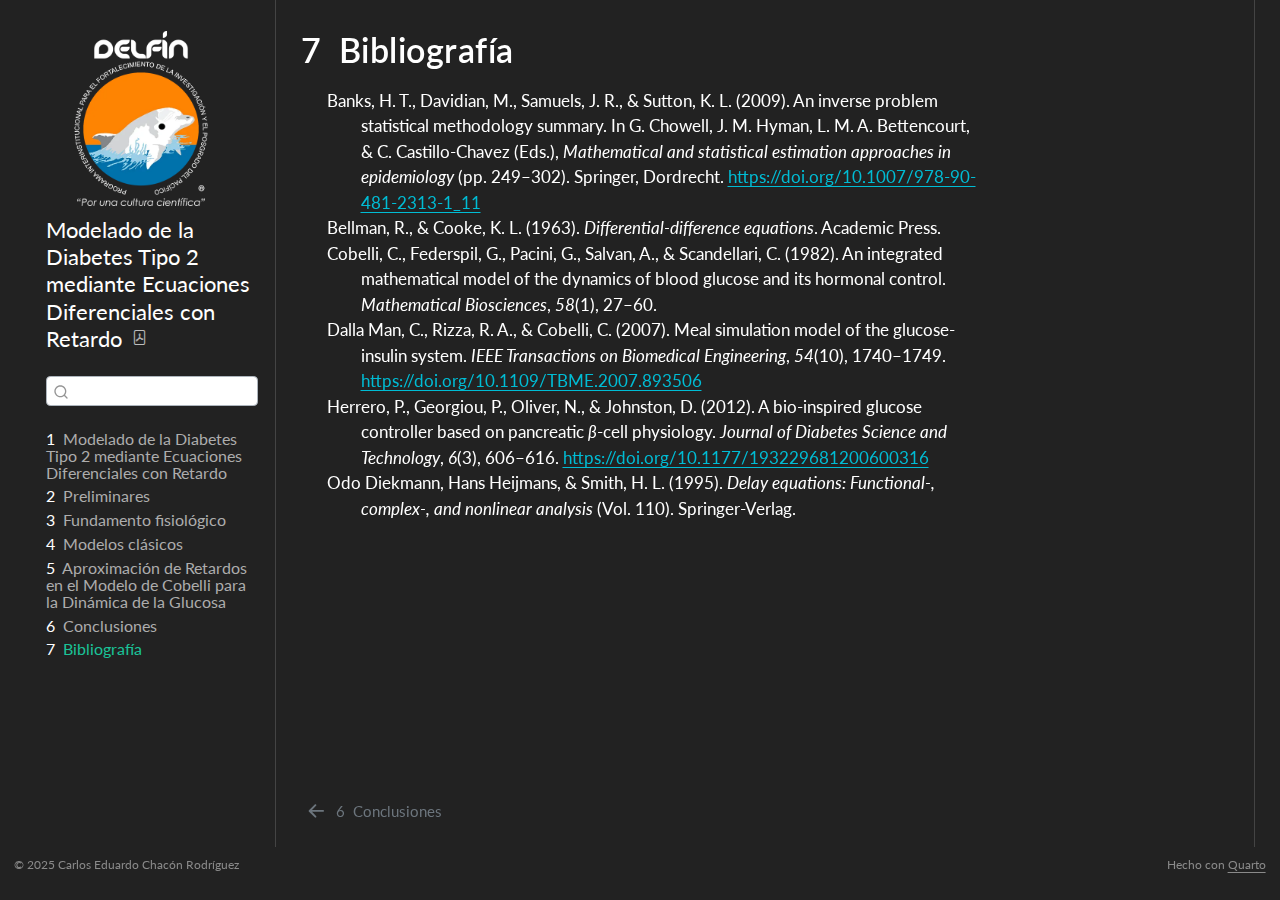
<file: docs/bibliografia.html>
<!DOCTYPE html>
<html xmlns="http://www.w3.org/1999/xhtml" lang="es" xml:lang="es"><head>

<meta charset="utf-8">
<meta name="generator" content="quarto-1.7.32">

<meta name="viewport" content="width=device-width, initial-scale=1.0, user-scalable=yes">


<title>7&nbsp; Bibliografía – Modelado de la Diabetes Tipo 2 mediante Ecuaciones Diferenciales con Retardo</title>
<style>
code{white-space: pre-wrap;}
span.smallcaps{font-variant: small-caps;}
div.columns{display: flex; gap: min(4vw, 1.5em);}
div.column{flex: auto; overflow-x: auto;}
div.hanging-indent{margin-left: 1.5em; text-indent: -1.5em;}
ul.task-list{list-style: none;}
ul.task-list li input[type="checkbox"] {
  width: 0.8em;
  margin: 0 0.8em 0.2em -1em; /* quarto-specific, see https://github.com/quarto-dev/quarto-cli/issues/4556 */ 
  vertical-align: middle;
}
/* CSS for citations */
div.csl-bib-body { }
div.csl-entry {
  clear: both;
}
.hanging-indent div.csl-entry {
  margin-left:2em;
  text-indent:-2em;
}
div.csl-left-margin {
  min-width:2em;
  float:left;
}
div.csl-right-inline {
  margin-left:2em;
  padding-left:1em;
}
div.csl-indent {
  margin-left: 2em;
}</style>


<script src="site_libs/quarto-nav/quarto-nav.js"></script>
<script src="site_libs/clipboard/clipboard.min.js"></script>
<script src="site_libs/quarto-search/autocomplete.umd.js"></script>
<script src="site_libs/quarto-search/fuse.min.js"></script>
<script src="site_libs/quarto-search/quarto-search.js"></script>
<meta name="quarto:offset" content="./">
<link href="./conclusiones.html" rel="prev">
<link href="./figuras/logo-DELFIN.png" rel="icon" type="image/png">
<script src="site_libs/quarto-html/quarto.js" type="module"></script>
<script src="site_libs/quarto-html/tabsets/tabsets.js" type="module"></script>
<script src="site_libs/quarto-html/popper.min.js"></script>
<script src="site_libs/quarto-html/tippy.umd.min.js"></script>
<script src="site_libs/quarto-html/anchor.min.js"></script>
<link href="site_libs/quarto-html/tippy.css" rel="stylesheet">
<link href="site_libs/quarto-html/quarto-syntax-highlighting-dark-2fef5ea3f8957b3e4ecc936fc74692ca.css" rel="stylesheet" id="quarto-text-highlighting-styles">
<script src="site_libs/bootstrap/bootstrap.min.js"></script>
<link href="site_libs/bootstrap/bootstrap-icons.css" rel="stylesheet">
<link href="site_libs/bootstrap/bootstrap-8d92b28bcbf54a71859971a1d8466b32.min.css" rel="stylesheet" append-hash="true" id="quarto-bootstrap" data-mode="dark">
<script id="quarto-search-options" type="application/json">{
  "location": "sidebar",
  "copy-button": false,
  "collapse-after": 3,
  "panel-placement": "start",
  "type": "textbox",
  "limit": 50,
  "keyboard-shortcut": [
    "f",
    "/",
    "s"
  ],
  "show-item-context": false,
  "language": {
    "search-no-results-text": "Sin resultados",
    "search-matching-documents-text": "documentos encontrados",
    "search-copy-link-title": "Copiar el enlace en la búsqueda",
    "search-hide-matches-text": "Ocultar resultados adicionales",
    "search-more-match-text": "resultado adicional en este documento",
    "search-more-matches-text": "resultados adicionales en este documento",
    "search-clear-button-title": "Borrar",
    "search-text-placeholder": "",
    "search-detached-cancel-button-title": "Cancelar",
    "search-submit-button-title": "Enviar",
    "search-label": "Buscar"
  }
}</script>
<style>html{ scroll-behavior: smooth; }</style>


<link rel="stylesheet" href="styles.css">
</head>

<body class="nav-sidebar floating quarto-light">

<div id="quarto-search-results"></div>
  <header id="quarto-header" class="headroom fixed-top">
  <nav class="quarto-secondary-nav">
    <div class="container-fluid d-flex">
      <button type="button" class="quarto-btn-toggle btn" data-bs-toggle="collapse" role="button" data-bs-target=".quarto-sidebar-collapse-item" aria-controls="quarto-sidebar" aria-expanded="false" aria-label="Alternar barra lateral" onclick="if (window.quartoToggleHeadroom) { window.quartoToggleHeadroom(); }">
        <i class="bi bi-layout-text-sidebar-reverse"></i>
      </button>
        <nav class="quarto-page-breadcrumbs" aria-label="breadcrumb"><ol class="breadcrumb"><li class="breadcrumb-item"><a href="./bibliografia.html"><span class="chapter-number">7</span>&nbsp; <span class="chapter-title">Bibliografía</span></a></li></ol></nav>
        <a class="flex-grow-1" role="navigation" data-bs-toggle="collapse" data-bs-target=".quarto-sidebar-collapse-item" aria-controls="quarto-sidebar" aria-expanded="false" aria-label="Alternar barra lateral" onclick="if (window.quartoToggleHeadroom) { window.quartoToggleHeadroom(); }">      
        </a>
      <button type="button" class="btn quarto-search-button" aria-label="Buscar" onclick="window.quartoOpenSearch();">
        <i class="bi bi-search"></i>
      </button>
    </div>
  </nav>
</header>
<!-- content -->
<div id="quarto-content" class="quarto-container page-columns page-rows-contents page-layout-article">
<!-- sidebar -->
  <nav id="quarto-sidebar" class="sidebar collapse collapse-horizontal quarto-sidebar-collapse-item sidebar-navigation floating overflow-auto">
    <div class="pt-lg-2 mt-2 text-left sidebar-header sidebar-header-stacked">
      <a href="./index.html" class="sidebar-logo-link">
      <img src="./figuras/logo-DELFIN.png" alt="" class="sidebar-logo py-0 d-lg-inline d-none">
      </a>
    <div class="sidebar-title mb-0 py-0">
      <a href="./">Modelado de la Diabetes Tipo 2 mediante Ecuaciones Diferenciales con Retardo</a> 
        <div class="sidebar-tools-main">
    <a href="./Modelado-de-la-Diabetes-Tipo-2-mediante-Ecuaciones-Diferenciales-con-Retardo.pdf" title="Descargar PDF" class="quarto-navigation-tool px-1" aria-label="Descargar PDF"><i class="bi bi-file-pdf"></i></a>
</div>
    </div>
      </div>
        <div class="mt-2 flex-shrink-0 align-items-center">
        <div class="sidebar-search">
        <div id="quarto-search" class="" title="Buscar"></div>
        </div>
        </div>
    <div class="sidebar-menu-container"> 
    <ul class="list-unstyled mt-1">
        <li class="sidebar-item">
  <div class="sidebar-item-container"> 
  <a href="./index.html" class="sidebar-item-text sidebar-link">
 <span class="menu-text"><span class="chapter-number">1</span>&nbsp; <span class="chapter-title">Modelado de la Diabetes Tipo 2 mediante Ecuaciones Diferenciales con Retardo</span></span></a>
  </div>
</li>
        <li class="sidebar-item">
  <div class="sidebar-item-container"> 
  <a href="./resumen.html" class="sidebar-item-text sidebar-link">
 <span class="menu-text"><span class="chapter-number">2</span>&nbsp; <span class="chapter-title">Preliminares</span></span></a>
  </div>
</li>
        <li class="sidebar-item">
  <div class="sidebar-item-container"> 
  <a href="./fundamento_fisio.html" class="sidebar-item-text sidebar-link">
 <span class="menu-text"><span class="chapter-number">3</span>&nbsp; <span class="chapter-title">Fundamento fisiológico</span></span></a>
  </div>
</li>
        <li class="sidebar-item">
  <div class="sidebar-item-container"> 
  <a href="./modelos.html" class="sidebar-item-text sidebar-link">
 <span class="menu-text"><span class="chapter-number">4</span>&nbsp; <span class="chapter-title">Modelos clásicos</span></span></a>
  </div>
</li>
        <li class="sidebar-item">
  <div class="sidebar-item-container"> 
  <a href="./aproximacion.html" class="sidebar-item-text sidebar-link">
 <span class="menu-text"><span class="chapter-number">5</span>&nbsp; <span class="chapter-title">Aproximación de Retardos en el Modelo de Cobelli para la Dinámica de la Glucosa</span></span></a>
  </div>
</li>
        <li class="sidebar-item">
  <div class="sidebar-item-container"> 
  <a href="./conclusiones.html" class="sidebar-item-text sidebar-link">
 <span class="menu-text"><span class="chapter-number">6</span>&nbsp; <span class="chapter-title">Conclusiones</span></span></a>
  </div>
</li>
        <li class="sidebar-item">
  <div class="sidebar-item-container"> 
  <a href="./bibliografia.html" class="sidebar-item-text sidebar-link active">
 <span class="menu-text"><span class="chapter-number">7</span>&nbsp; <span class="chapter-title">Bibliografía</span></span></a>
  </div>
</li>
    </ul>
    </div>
</nav>
<div id="quarto-sidebar-glass" class="quarto-sidebar-collapse-item" data-bs-toggle="collapse" data-bs-target=".quarto-sidebar-collapse-item"></div>
<!-- margin-sidebar -->
    <div id="quarto-margin-sidebar" class="sidebar margin-sidebar zindex-bottom">
        
    </div>
<!-- main -->
<main class="content" id="quarto-document-content">

<header id="title-block-header" class="quarto-title-block default">
<div class="quarto-title">
<h1 class="title"><span class="chapter-number">7</span>&nbsp; <span class="chapter-title">Bibliografía</span></h1>
</div>



<div class="quarto-title-meta">

    
  
    
  </div>
  


</header>


<div id="refs" class="references csl-bib-body hanging-indent" data-entry-spacing="0" data-line-spacing="2" role="list">
<div id="ref-Banks2009InverseChapter" class="csl-entry" role="listitem">
Banks, H. T., Davidian, M., Samuels, J. R., &amp; Sutton, K. L. (2009).
An inverse problem statistical methodology summary. In G. Chowell, J. M.
Hyman, L. M. A. Bettencourt, &amp; C. Castillo‐Chavez (Eds.),
<em>Mathematical and statistical estimation approaches in
epidemiology</em> (pp. 249–302). Springer, Dordrecht. <a href="https://doi.org/10.1007/978-90-481-2313-1_11">https://doi.org/10.1007/978-90-481-2313-1_11</a>
</div>
<div id="ref-BellmanCooke1963" class="csl-entry" role="listitem">
Bellman, R., &amp; Cooke, K. L. (1963). <em>Differential-difference
equations</em>. Academic Press.
</div>
<div id="ref-cobelli1982integrated" class="csl-entry" role="listitem">
Cobelli, C., Federspil, G., Pacini, G., Salvan, A., &amp; Scandellari,
C. (1982). An integrated mathematical model of the dynamics of blood
glucose and its hormonal control. <em>Mathematical Biosciences</em>,
<em>58</em>(1), 27–60.
</div>
<div id="ref-DallaMan2007" class="csl-entry" role="listitem">
Dalla Man, C., Rizza, R. A., &amp; Cobelli, C. (2007). Meal simulation
model of the glucose-insulin system. <em>IEEE Transactions on Biomedical
Engineering</em>, <em>54</em>(10), 1740–1749. <a href="https://doi.org/10.1109/TBME.2007.893506">https://doi.org/10.1109/TBME.2007.893506</a>
</div>
<div id="ref-Herrero2012" class="csl-entry" role="listitem">
Herrero, P., Georgiou, P., Oliver, N., &amp; Johnston, D. (2012). A
bio-inspired glucose controller based on pancreatic <span class="math inline"><em>β</em></span>-cell physiology. <em>Journal of
Diabetes Science and Technology</em>, <em>6</em>(3), 606–616. <a href="https://doi.org/10.1177/193229681200600316">https://doi.org/10.1177/193229681200600316</a>
</div>
<div id="ref-Diekmann1995" class="csl-entry" role="listitem">
Odo Diekmann, Hans Heijmans, &amp; Smith, H. L. (1995). <em>Delay
equations: Functional-, complex-, and nonlinear analysis</em> (Vol.
110). Springer-Verlag.
</div>
</div>



</main> <!-- /main -->
<script id="quarto-html-after-body" type="application/javascript">
  window.document.addEventListener("DOMContentLoaded", function (event) {
    const icon = "";
    const anchorJS = new window.AnchorJS();
    anchorJS.options = {
      placement: 'right',
      icon: icon
    };
    anchorJS.add('.anchored');
    const isCodeAnnotation = (el) => {
      for (const clz of el.classList) {
        if (clz.startsWith('code-annotation-')) {                     
          return true;
        }
      }
      return false;
    }
    const onCopySuccess = function(e) {
      // button target
      const button = e.trigger;
      // don't keep focus
      button.blur();
      // flash "checked"
      button.classList.add('code-copy-button-checked');
      var currentTitle = button.getAttribute("title");
      button.setAttribute("title", "Copiado");
      let tooltip;
      if (window.bootstrap) {
        button.setAttribute("data-bs-toggle", "tooltip");
        button.setAttribute("data-bs-placement", "left");
        button.setAttribute("data-bs-title", "Copiado");
        tooltip = new bootstrap.Tooltip(button, 
          { trigger: "manual", 
            customClass: "code-copy-button-tooltip",
            offset: [0, -8]});
        tooltip.show();    
      }
      setTimeout(function() {
        if (tooltip) {
          tooltip.hide();
          button.removeAttribute("data-bs-title");
          button.removeAttribute("data-bs-toggle");
          button.removeAttribute("data-bs-placement");
        }
        button.setAttribute("title", currentTitle);
        button.classList.remove('code-copy-button-checked');
      }, 1000);
      // clear code selection
      e.clearSelection();
    }
    const getTextToCopy = function(trigger) {
        const codeEl = trigger.previousElementSibling.cloneNode(true);
        for (const childEl of codeEl.children) {
          if (isCodeAnnotation(childEl)) {
            childEl.remove();
          }
        }
        return codeEl.innerText;
    }
    const clipboard = new window.ClipboardJS('.code-copy-button:not([data-in-quarto-modal])', {
      text: getTextToCopy
    });
    clipboard.on('success', onCopySuccess);
    if (window.document.getElementById('quarto-embedded-source-code-modal')) {
      const clipboardModal = new window.ClipboardJS('.code-copy-button[data-in-quarto-modal]', {
        text: getTextToCopy,
        container: window.document.getElementById('quarto-embedded-source-code-modal')
      });
      clipboardModal.on('success', onCopySuccess);
    }
      var localhostRegex = new RegExp(/^(?:http|https):\/\/localhost\:?[0-9]*\//);
      var mailtoRegex = new RegExp(/^mailto:/);
        var filterRegex = new RegExp('/' + window.location.host + '/');
      var isInternal = (href) => {
          return filterRegex.test(href) || localhostRegex.test(href) || mailtoRegex.test(href);
      }
      // Inspect non-navigation links and adorn them if external
     var links = window.document.querySelectorAll('a[href]:not(.nav-link):not(.navbar-brand):not(.toc-action):not(.sidebar-link):not(.sidebar-item-toggle):not(.pagination-link):not(.no-external):not([aria-hidden]):not(.dropdown-item):not(.quarto-navigation-tool):not(.about-link)');
      for (var i=0; i<links.length; i++) {
        const link = links[i];
        if (!isInternal(link.href)) {
          // undo the damage that might have been done by quarto-nav.js in the case of
          // links that we want to consider external
          if (link.dataset.originalHref !== undefined) {
            link.href = link.dataset.originalHref;
          }
            // target, if specified
            link.setAttribute("target", "_blank");
            if (link.getAttribute("rel") === null) {
              link.setAttribute("rel", "noopener");
            }
        }
      }
    function tippyHover(el, contentFn, onTriggerFn, onUntriggerFn) {
      const config = {
        allowHTML: true,
        maxWidth: 500,
        delay: 100,
        arrow: false,
        appendTo: function(el) {
            return el.parentElement;
        },
        interactive: true,
        interactiveBorder: 10,
        theme: 'quarto',
        placement: 'bottom-start',
      };
      if (contentFn) {
        config.content = contentFn;
      }
      if (onTriggerFn) {
        config.onTrigger = onTriggerFn;
      }
      if (onUntriggerFn) {
        config.onUntrigger = onUntriggerFn;
      }
      window.tippy(el, config); 
    }
    const noterefs = window.document.querySelectorAll('a[role="doc-noteref"]');
    for (var i=0; i<noterefs.length; i++) {
      const ref = noterefs[i];
      tippyHover(ref, function() {
        // use id or data attribute instead here
        let href = ref.getAttribute('data-footnote-href') || ref.getAttribute('href');
        try { href = new URL(href).hash; } catch {}
        const id = href.replace(/^#\/?/, "");
        const note = window.document.getElementById(id);
        if (note) {
          return note.innerHTML;
        } else {
          return "";
        }
      });
    }
    const xrefs = window.document.querySelectorAll('a.quarto-xref');
    const processXRef = (id, note) => {
      // Strip column container classes
      const stripColumnClz = (el) => {
        el.classList.remove("page-full", "page-columns");
        if (el.children) {
          for (const child of el.children) {
            stripColumnClz(child);
          }
        }
      }
      stripColumnClz(note)
      if (id === null || id.startsWith('sec-')) {
        // Special case sections, only their first couple elements
        const container = document.createElement("div");
        if (note.children && note.children.length > 2) {
          container.appendChild(note.children[0].cloneNode(true));
          for (let i = 1; i < note.children.length; i++) {
            const child = note.children[i];
            if (child.tagName === "P" && child.innerText === "") {
              continue;
            } else {
              container.appendChild(child.cloneNode(true));
              break;
            }
          }
          if (window.Quarto?.typesetMath) {
            window.Quarto.typesetMath(container);
          }
          return container.innerHTML
        } else {
          if (window.Quarto?.typesetMath) {
            window.Quarto.typesetMath(note);
          }
          return note.innerHTML;
        }
      } else {
        // Remove any anchor links if they are present
        const anchorLink = note.querySelector('a.anchorjs-link');
        if (anchorLink) {
          anchorLink.remove();
        }
        if (window.Quarto?.typesetMath) {
          window.Quarto.typesetMath(note);
        }
        if (note.classList.contains("callout")) {
          return note.outerHTML;
        } else {
          return note.innerHTML;
        }
      }
    }
    for (var i=0; i<xrefs.length; i++) {
      const xref = xrefs[i];
      tippyHover(xref, undefined, function(instance) {
        instance.disable();
        let url = xref.getAttribute('href');
        let hash = undefined; 
        if (url.startsWith('#')) {
          hash = url;
        } else {
          try { hash = new URL(url).hash; } catch {}
        }
        if (hash) {
          const id = hash.replace(/^#\/?/, "");
          const note = window.document.getElementById(id);
          if (note !== null) {
            try {
              const html = processXRef(id, note.cloneNode(true));
              instance.setContent(html);
            } finally {
              instance.enable();
              instance.show();
            }
          } else {
            // See if we can fetch this
            fetch(url.split('#')[0])
            .then(res => res.text())
            .then(html => {
              const parser = new DOMParser();
              const htmlDoc = parser.parseFromString(html, "text/html");
              const note = htmlDoc.getElementById(id);
              if (note !== null) {
                const html = processXRef(id, note);
                instance.setContent(html);
              } 
            }).finally(() => {
              instance.enable();
              instance.show();
            });
          }
        } else {
          // See if we can fetch a full url (with no hash to target)
          // This is a special case and we should probably do some content thinning / targeting
          fetch(url)
          .then(res => res.text())
          .then(html => {
            const parser = new DOMParser();
            const htmlDoc = parser.parseFromString(html, "text/html");
            const note = htmlDoc.querySelector('main.content');
            if (note !== null) {
              // This should only happen for chapter cross references
              // (since there is no id in the URL)
              // remove the first header
              if (note.children.length > 0 && note.children[0].tagName === "HEADER") {
                note.children[0].remove();
              }
              const html = processXRef(null, note);
              instance.setContent(html);
            } 
          }).finally(() => {
            instance.enable();
            instance.show();
          });
        }
      }, function(instance) {
      });
    }
        let selectedAnnoteEl;
        const selectorForAnnotation = ( cell, annotation) => {
          let cellAttr = 'data-code-cell="' + cell + '"';
          let lineAttr = 'data-code-annotation="' +  annotation + '"';
          const selector = 'span[' + cellAttr + '][' + lineAttr + ']';
          return selector;
        }
        const selectCodeLines = (annoteEl) => {
          const doc = window.document;
          const targetCell = annoteEl.getAttribute("data-target-cell");
          const targetAnnotation = annoteEl.getAttribute("data-target-annotation");
          const annoteSpan = window.document.querySelector(selectorForAnnotation(targetCell, targetAnnotation));
          const lines = annoteSpan.getAttribute("data-code-lines").split(",");
          const lineIds = lines.map((line) => {
            return targetCell + "-" + line;
          })
          let top = null;
          let height = null;
          let parent = null;
          if (lineIds.length > 0) {
              //compute the position of the single el (top and bottom and make a div)
              const el = window.document.getElementById(lineIds[0]);
              top = el.offsetTop;
              height = el.offsetHeight;
              parent = el.parentElement.parentElement;
            if (lineIds.length > 1) {
              const lastEl = window.document.getElementById(lineIds[lineIds.length - 1]);
              const bottom = lastEl.offsetTop + lastEl.offsetHeight;
              height = bottom - top;
            }
            if (top !== null && height !== null && parent !== null) {
              // cook up a div (if necessary) and position it 
              let div = window.document.getElementById("code-annotation-line-highlight");
              if (div === null) {
                div = window.document.createElement("div");
                div.setAttribute("id", "code-annotation-line-highlight");
                div.style.position = 'absolute';
                parent.appendChild(div);
              }
              div.style.top = top - 2 + "px";
              div.style.height = height + 4 + "px";
              div.style.left = 0;
              let gutterDiv = window.document.getElementById("code-annotation-line-highlight-gutter");
              if (gutterDiv === null) {
                gutterDiv = window.document.createElement("div");
                gutterDiv.setAttribute("id", "code-annotation-line-highlight-gutter");
                gutterDiv.style.position = 'absolute';
                const codeCell = window.document.getElementById(targetCell);
                const gutter = codeCell.querySelector('.code-annotation-gutter');
                gutter.appendChild(gutterDiv);
              }
              gutterDiv.style.top = top - 2 + "px";
              gutterDiv.style.height = height + 4 + "px";
            }
            selectedAnnoteEl = annoteEl;
          }
        };
        const unselectCodeLines = () => {
          const elementsIds = ["code-annotation-line-highlight", "code-annotation-line-highlight-gutter"];
          elementsIds.forEach((elId) => {
            const div = window.document.getElementById(elId);
            if (div) {
              div.remove();
            }
          });
          selectedAnnoteEl = undefined;
        };
          // Handle positioning of the toggle
      window.addEventListener(
        "resize",
        throttle(() => {
          elRect = undefined;
          if (selectedAnnoteEl) {
            selectCodeLines(selectedAnnoteEl);
          }
        }, 10)
      );
      function throttle(fn, ms) {
      let throttle = false;
      let timer;
        return (...args) => {
          if(!throttle) { // first call gets through
              fn.apply(this, args);
              throttle = true;
          } else { // all the others get throttled
              if(timer) clearTimeout(timer); // cancel #2
              timer = setTimeout(() => {
                fn.apply(this, args);
                timer = throttle = false;
              }, ms);
          }
        };
      }
        // Attach click handler to the DT
        const annoteDls = window.document.querySelectorAll('dt[data-target-cell]');
        for (const annoteDlNode of annoteDls) {
          annoteDlNode.addEventListener('click', (event) => {
            const clickedEl = event.target;
            if (clickedEl !== selectedAnnoteEl) {
              unselectCodeLines();
              const activeEl = window.document.querySelector('dt[data-target-cell].code-annotation-active');
              if (activeEl) {
                activeEl.classList.remove('code-annotation-active');
              }
              selectCodeLines(clickedEl);
              clickedEl.classList.add('code-annotation-active');
            } else {
              // Unselect the line
              unselectCodeLines();
              clickedEl.classList.remove('code-annotation-active');
            }
          });
        }
    const findCites = (el) => {
      const parentEl = el.parentElement;
      if (parentEl) {
        const cites = parentEl.dataset.cites;
        if (cites) {
          return {
            el,
            cites: cites.split(' ')
          };
        } else {
          return findCites(el.parentElement)
        }
      } else {
        return undefined;
      }
    };
    var bibliorefs = window.document.querySelectorAll('a[role="doc-biblioref"]');
    for (var i=0; i<bibliorefs.length; i++) {
      const ref = bibliorefs[i];
      const citeInfo = findCites(ref);
      if (citeInfo) {
        tippyHover(citeInfo.el, function() {
          var popup = window.document.createElement('div');
          citeInfo.cites.forEach(function(cite) {
            var citeDiv = window.document.createElement('div');
            citeDiv.classList.add('hanging-indent');
            citeDiv.classList.add('csl-entry');
            var biblioDiv = window.document.getElementById('ref-' + cite);
            if (biblioDiv) {
              citeDiv.innerHTML = biblioDiv.innerHTML;
            }
            popup.appendChild(citeDiv);
          });
          return popup.innerHTML;
        });
      }
    }
  });
  </script>
<nav class="page-navigation">
  <div class="nav-page nav-page-previous">
      <a href="./conclusiones.html" class="pagination-link" aria-label="Conclusiones">
        <i class="bi bi-arrow-left-short"></i> <span class="nav-page-text"><span class="chapter-number">6</span>&nbsp; <span class="chapter-title">Conclusiones</span></span>
      </a>          
  </div>
  <div class="nav-page nav-page-next">
  </div>
</nav>
</div> <!-- /content -->
<footer class="footer">
  <div class="nav-footer">
    <div class="nav-footer-left">
<p>© 2025 Carlos Eduardo Chacón Rodríguez</p>
</div>   
    <div class="nav-footer-center">
      &nbsp;
    </div>
    <div class="nav-footer-right">
<p>Hecho con <a href="https://quarto.org">Quarto</a></p>
</div>
  </div>
</footer>




<script src="site_libs/quarto-html/zenscroll-min.js"></script>
</body></html>
</file>
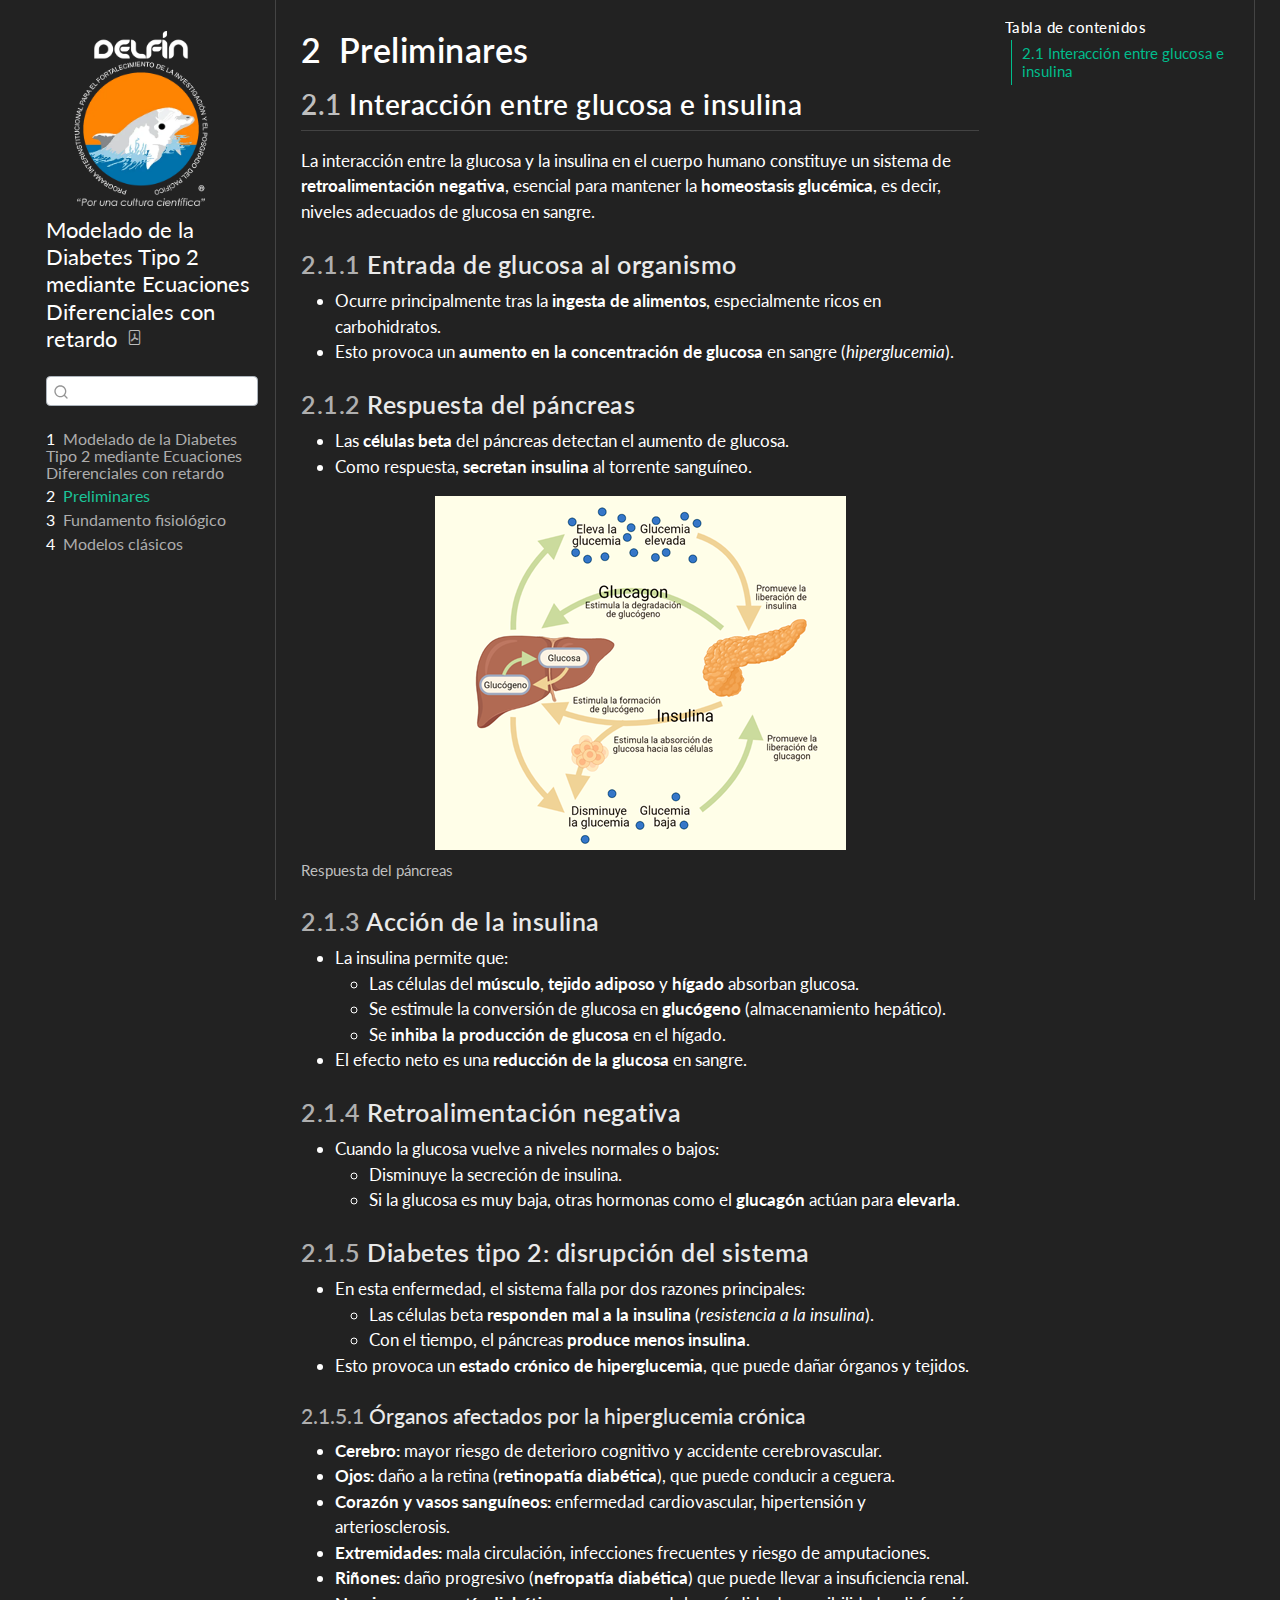
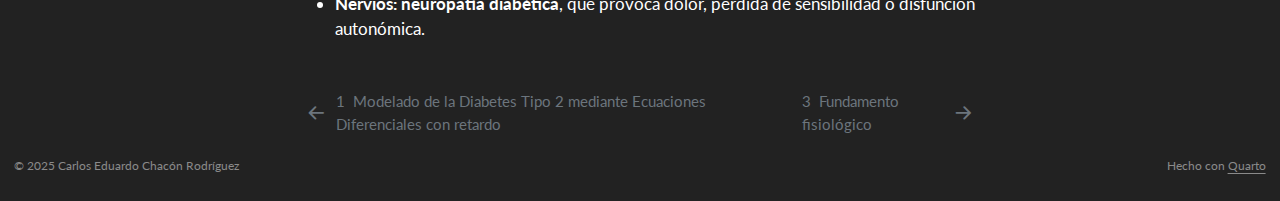
<file: docs/resumen.html>
<!DOCTYPE html>
<html xmlns="http://www.w3.org/1999/xhtml" lang="es" xml:lang="es"><head>

<meta charset="utf-8">
<meta name="generator" content="quarto-1.7.32">

<meta name="viewport" content="width=device-width, initial-scale=1.0, user-scalable=yes">


<title>2&nbsp; Preliminares – Modelado de la Diabetes Tipo 2 mediante Ecuaciones Diferenciales con retardo</title>
<style>
code{white-space: pre-wrap;}
span.smallcaps{font-variant: small-caps;}
div.columns{display: flex; gap: min(4vw, 1.5em);}
div.column{flex: auto; overflow-x: auto;}
div.hanging-indent{margin-left: 1.5em; text-indent: -1.5em;}
ul.task-list{list-style: none;}
ul.task-list li input[type="checkbox"] {
  width: 0.8em;
  margin: 0 0.8em 0.2em -1em; /* quarto-specific, see https://github.com/quarto-dev/quarto-cli/issues/4556 */ 
  vertical-align: middle;
}
</style>


<script src="site_libs/quarto-nav/quarto-nav.js"></script>
<script src="site_libs/clipboard/clipboard.min.js"></script>
<script src="site_libs/quarto-search/autocomplete.umd.js"></script>
<script src="site_libs/quarto-search/fuse.min.js"></script>
<script src="site_libs/quarto-search/quarto-search.js"></script>
<meta name="quarto:offset" content="./">
<link href="./fundamento_fisio.html" rel="next">
<link href="./index.html" rel="prev">
<link href="./figuras/logo-DELFIN.png" rel="icon" type="image/png">
<script src="site_libs/quarto-html/quarto.js" type="module"></script>
<script src="site_libs/quarto-html/tabsets/tabsets.js" type="module"></script>
<script src="site_libs/quarto-html/popper.min.js"></script>
<script src="site_libs/quarto-html/tippy.umd.min.js"></script>
<script src="site_libs/quarto-html/anchor.min.js"></script>
<link href="site_libs/quarto-html/tippy.css" rel="stylesheet">
<link href="site_libs/quarto-html/quarto-syntax-highlighting-dark-2fef5ea3f8957b3e4ecc936fc74692ca.css" rel="stylesheet" id="quarto-text-highlighting-styles">
<script src="site_libs/bootstrap/bootstrap.min.js"></script>
<link href="site_libs/bootstrap/bootstrap-icons.css" rel="stylesheet">
<link href="site_libs/bootstrap/bootstrap-8d92b28bcbf54a71859971a1d8466b32.min.css" rel="stylesheet" append-hash="true" id="quarto-bootstrap" data-mode="dark">
<script id="quarto-search-options" type="application/json">{
  "location": "sidebar",
  "copy-button": false,
  "collapse-after": 3,
  "panel-placement": "start",
  "type": "textbox",
  "limit": 50,
  "keyboard-shortcut": [
    "f",
    "/",
    "s"
  ],
  "show-item-context": false,
  "language": {
    "search-no-results-text": "Sin resultados",
    "search-matching-documents-text": "documentos encontrados",
    "search-copy-link-title": "Copiar el enlace en la búsqueda",
    "search-hide-matches-text": "Ocultar resultados adicionales",
    "search-more-match-text": "resultado adicional en este documento",
    "search-more-matches-text": "resultados adicionales en este documento",
    "search-clear-button-title": "Borrar",
    "search-text-placeholder": "",
    "search-detached-cancel-button-title": "Cancelar",
    "search-submit-button-title": "Enviar",
    "search-label": "Buscar"
  }
}</script>
<style>html{ scroll-behavior: smooth; }</style>


<link rel="stylesheet" href="styles.css">
</head>

<body class="nav-sidebar floating quarto-light">

<div id="quarto-search-results"></div>
  <header id="quarto-header" class="headroom fixed-top">
  <nav class="quarto-secondary-nav">
    <div class="container-fluid d-flex">
      <button type="button" class="quarto-btn-toggle btn" data-bs-toggle="collapse" role="button" data-bs-target=".quarto-sidebar-collapse-item" aria-controls="quarto-sidebar" aria-expanded="false" aria-label="Alternar barra lateral" onclick="if (window.quartoToggleHeadroom) { window.quartoToggleHeadroom(); }">
        <i class="bi bi-layout-text-sidebar-reverse"></i>
      </button>
        <nav class="quarto-page-breadcrumbs" aria-label="breadcrumb"><ol class="breadcrumb"><li class="breadcrumb-item"><a href="./resumen.html"><span class="chapter-number">2</span>&nbsp; <span class="chapter-title">Preliminares</span></a></li></ol></nav>
        <a class="flex-grow-1" role="navigation" data-bs-toggle="collapse" data-bs-target=".quarto-sidebar-collapse-item" aria-controls="quarto-sidebar" aria-expanded="false" aria-label="Alternar barra lateral" onclick="if (window.quartoToggleHeadroom) { window.quartoToggleHeadroom(); }">      
        </a>
      <button type="button" class="btn quarto-search-button" aria-label="Buscar" onclick="window.quartoOpenSearch();">
        <i class="bi bi-search"></i>
      </button>
    </div>
  </nav>
</header>
<!-- content -->
<div id="quarto-content" class="quarto-container page-columns page-rows-contents page-layout-article">
<!-- sidebar -->
  <nav id="quarto-sidebar" class="sidebar collapse collapse-horizontal quarto-sidebar-collapse-item sidebar-navigation floating overflow-auto">
    <div class="pt-lg-2 mt-2 text-left sidebar-header sidebar-header-stacked">
      <a href="./index.html" class="sidebar-logo-link">
      <img src="./figuras/logo-DELFIN.png" alt="" class="sidebar-logo py-0 d-lg-inline d-none">
      </a>
    <div class="sidebar-title mb-0 py-0">
      <a href="./">Modelado de la Diabetes Tipo 2 mediante Ecuaciones Diferenciales con retardo</a> 
        <div class="sidebar-tools-main">
    <a href="./Modelado-de-la-Diabetes-Tipo-2-mediante-Ecuaciones-Diferenciales-con-retardo.pdf" title="Descargar PDF" class="quarto-navigation-tool px-1" aria-label="Descargar PDF"><i class="bi bi-file-pdf"></i></a>
</div>
    </div>
      </div>
        <div class="mt-2 flex-shrink-0 align-items-center">
        <div class="sidebar-search">
        <div id="quarto-search" class="" title="Buscar"></div>
        </div>
        </div>
    <div class="sidebar-menu-container"> 
    <ul class="list-unstyled mt-1">
        <li class="sidebar-item">
  <div class="sidebar-item-container"> 
  <a href="./index.html" class="sidebar-item-text sidebar-link">
 <span class="menu-text"><span class="chapter-number">1</span>&nbsp; <span class="chapter-title">Modelado de la Diabetes Tipo 2 mediante Ecuaciones Diferenciales con retardo</span></span></a>
  </div>
</li>
        <li class="sidebar-item">
  <div class="sidebar-item-container"> 
  <a href="./resumen.html" class="sidebar-item-text sidebar-link active">
 <span class="menu-text"><span class="chapter-number">2</span>&nbsp; <span class="chapter-title">Preliminares</span></span></a>
  </div>
</li>
        <li class="sidebar-item">
  <div class="sidebar-item-container"> 
  <a href="./fundamento_fisio.html" class="sidebar-item-text sidebar-link">
 <span class="menu-text"><span class="chapter-number">3</span>&nbsp; <span class="chapter-title">Fundamento fisiológico</span></span></a>
  </div>
</li>
        <li class="sidebar-item">
  <div class="sidebar-item-container"> 
  <a href="./modelos.html" class="sidebar-item-text sidebar-link">
 <span class="menu-text"><span class="chapter-number">4</span>&nbsp; <span class="chapter-title">Modelos clásicos</span></span></a>
  </div>
</li>
    </ul>
    </div>
</nav>
<div id="quarto-sidebar-glass" class="quarto-sidebar-collapse-item" data-bs-toggle="collapse" data-bs-target=".quarto-sidebar-collapse-item"></div>
<!-- margin-sidebar -->
    <div id="quarto-margin-sidebar" class="sidebar margin-sidebar">
        <nav id="TOC" role="doc-toc" class="toc-active">
    <h2 id="toc-title">Tabla de contenidos</h2>
   
  <ul class="collapse">
  <li><a href="#interacción-entre-glucosa-e-insulina" id="toc-interacción-entre-glucosa-e-insulina" class="nav-link active" data-scroll-target="#interacción-entre-glucosa-e-insulina"><span class="header-section-number">2.1</span> Interacción entre glucosa e insulina</a></li>
  </ul>
</nav>
    </div>
<!-- main -->
<main class="content" id="quarto-document-content">

<header id="title-block-header" class="quarto-title-block default">
<div class="quarto-title">
<h1 class="title"><span class="chapter-number">2</span>&nbsp; <span class="chapter-title">Preliminares</span></h1>
</div>



<div class="quarto-title-meta">

    
  
    
  </div>
  


</header>


<section id="interacción-entre-glucosa-e-insulina" class="level2" data-number="2.1">
<h2 data-number="2.1" class="anchored" data-anchor-id="interacción-entre-glucosa-e-insulina"><span class="header-section-number">2.1</span> Interacción entre glucosa e insulina</h2>
<p>La interacción entre la glucosa y la insulina en el cuerpo humano constituye un sistema de <strong>retroalimentación negativa</strong>, esencial para mantener la <strong>homeostasis glucémica</strong>, es decir, niveles adecuados de glucosa en sangre.</p>
<section id="entrada-de-glucosa-al-organismo" class="level3" data-number="2.1.1">
<h3 data-number="2.1.1" class="anchored" data-anchor-id="entrada-de-glucosa-al-organismo"><span class="header-section-number">2.1.1</span> Entrada de glucosa al organismo</h3>
<ul>
<li>Ocurre principalmente tras la <strong>ingesta de alimentos</strong>, especialmente ricos en carbohidratos.</li>
<li>Esto provoca un <strong>aumento en la concentración de glucosa</strong> en sangre (<em>hiperglucemia</em>).</li>
</ul>
</section>
<section id="respuesta-del-páncreas" class="level3" data-number="2.1.2">
<h3 data-number="2.1.2" class="anchored" data-anchor-id="respuesta-del-páncreas"><span class="header-section-number">2.1.2</span> Respuesta del páncreas</h3>
<ul>
<li>Las <strong>células beta</strong> del páncreas detectan el aumento de glucosa.</li>
<li>Como respuesta, <strong>secretan insulina</strong> al torrente sanguíneo.</li>
</ul>
<div class="cell">
<div class="quarto-figure quarto-figure-center">
<figure class="figure">
<p><img src="pancreas.png" class="img-fluid figure-img"></p>
<figcaption>Respuesta del páncreas</figcaption>
</figure>
</div>
</div>
</section>
<section id="acción-de-la-insulina" class="level3" data-number="2.1.3">
<h3 data-number="2.1.3" class="anchored" data-anchor-id="acción-de-la-insulina"><span class="header-section-number">2.1.3</span> Acción de la insulina</h3>
<ul>
<li>La insulina permite que:
<ul>
<li>Las células del <strong>músculo</strong>, <strong>tejido adiposo</strong> y <strong>hígado</strong> absorban glucosa.</li>
<li>Se estimule la conversión de glucosa en <strong>glucógeno</strong> (almacenamiento hepático).</li>
<li>Se <strong>inhiba la producción de glucosa</strong> en el hígado.</li>
</ul></li>
<li>El efecto neto es una <strong>reducción de la glucosa</strong> en sangre.</li>
</ul>
</section>
<section id="retroalimentación-negativa" class="level3" data-number="2.1.4">
<h3 data-number="2.1.4" class="anchored" data-anchor-id="retroalimentación-negativa"><span class="header-section-number">2.1.4</span> Retroalimentación negativa</h3>
<ul>
<li>Cuando la glucosa vuelve a niveles normales o bajos:
<ul>
<li>Disminuye la secreción de insulina.</li>
<li>Si la glucosa es muy baja, otras hormonas como el <strong>glucagón</strong> actúan para <strong>elevarla</strong>.</li>
</ul></li>
</ul>
</section>
<section id="diabetes-tipo-2-disrupción-del-sistema" class="level3" data-number="2.1.5">
<h3 data-number="2.1.5" class="anchored" data-anchor-id="diabetes-tipo-2-disrupción-del-sistema"><span class="header-section-number">2.1.5</span> Diabetes tipo 2: disrupción del sistema</h3>
<ul>
<li>En esta enfermedad, el sistema falla por dos razones principales:
<ul>
<li>Las células beta <strong>responden mal a la insulina</strong> (<em>resistencia a la insulina</em>).</li>
<li>Con el tiempo, el páncreas <strong>produce menos insulina</strong>.</li>
</ul></li>
<li>Esto provoca un <strong>estado crónico de hiperglucemia</strong>, que puede dañar órganos y tejidos.</li>
</ul>
<section id="órganos-afectados-por-la-hiperglucemia-crónica" class="level4" data-number="2.1.5.1">
<h4 data-number="2.1.5.1" class="anchored" data-anchor-id="órganos-afectados-por-la-hiperglucemia-crónica"><span class="header-section-number">2.1.5.1</span> Órganos afectados por la hiperglucemia crónica</h4>
<ul>
<li><strong>Cerebro:</strong> mayor riesgo de deterioro cognitivo y accidente cerebrovascular.</li>
<li><strong>Ojos:</strong> daño a la retina (<strong>retinopatía diabética</strong>), que puede conducir a ceguera.</li>
<li><strong>Corazón y vasos sanguíneos:</strong> enfermedad cardiovascular, hipertensión y arteriosclerosis.</li>
<li><strong>Extremidades:</strong> mala circulación, infecciones frecuentes y riesgo de amputaciones.</li>
<li><strong>Riñones:</strong> daño progresivo (<strong>nefropatía diabética</strong>) que puede llevar a insuficiencia renal.</li>
<li><strong>Nervios:</strong> <strong>neuropatía diabética</strong>, que provoca dolor, pérdida de sensibilidad o disfunción autonómica.</li>
</ul>


</section>
</section>
</section>

</main> <!-- /main -->
<script id="quarto-html-after-body" type="application/javascript">
  window.document.addEventListener("DOMContentLoaded", function (event) {
    const icon = "";
    const anchorJS = new window.AnchorJS();
    anchorJS.options = {
      placement: 'right',
      icon: icon
    };
    anchorJS.add('.anchored');
    const isCodeAnnotation = (el) => {
      for (const clz of el.classList) {
        if (clz.startsWith('code-annotation-')) {                     
          return true;
        }
      }
      return false;
    }
    const onCopySuccess = function(e) {
      // button target
      const button = e.trigger;
      // don't keep focus
      button.blur();
      // flash "checked"
      button.classList.add('code-copy-button-checked');
      var currentTitle = button.getAttribute("title");
      button.setAttribute("title", "Copiado");
      let tooltip;
      if (window.bootstrap) {
        button.setAttribute("data-bs-toggle", "tooltip");
        button.setAttribute("data-bs-placement", "left");
        button.setAttribute("data-bs-title", "Copiado");
        tooltip = new bootstrap.Tooltip(button, 
          { trigger: "manual", 
            customClass: "code-copy-button-tooltip",
            offset: [0, -8]});
        tooltip.show();    
      }
      setTimeout(function() {
        if (tooltip) {
          tooltip.hide();
          button.removeAttribute("data-bs-title");
          button.removeAttribute("data-bs-toggle");
          button.removeAttribute("data-bs-placement");
        }
        button.setAttribute("title", currentTitle);
        button.classList.remove('code-copy-button-checked');
      }, 1000);
      // clear code selection
      e.clearSelection();
    }
    const getTextToCopy = function(trigger) {
        const codeEl = trigger.previousElementSibling.cloneNode(true);
        for (const childEl of codeEl.children) {
          if (isCodeAnnotation(childEl)) {
            childEl.remove();
          }
        }
        return codeEl.innerText;
    }
    const clipboard = new window.ClipboardJS('.code-copy-button:not([data-in-quarto-modal])', {
      text: getTextToCopy
    });
    clipboard.on('success', onCopySuccess);
    if (window.document.getElementById('quarto-embedded-source-code-modal')) {
      const clipboardModal = new window.ClipboardJS('.code-copy-button[data-in-quarto-modal]', {
        text: getTextToCopy,
        container: window.document.getElementById('quarto-embedded-source-code-modal')
      });
      clipboardModal.on('success', onCopySuccess);
    }
      var localhostRegex = new RegExp(/^(?:http|https):\/\/localhost\:?[0-9]*\//);
      var mailtoRegex = new RegExp(/^mailto:/);
        var filterRegex = new RegExp('/' + window.location.host + '/');
      var isInternal = (href) => {
          return filterRegex.test(href) || localhostRegex.test(href) || mailtoRegex.test(href);
      }
      // Inspect non-navigation links and adorn them if external
     var links = window.document.querySelectorAll('a[href]:not(.nav-link):not(.navbar-brand):not(.toc-action):not(.sidebar-link):not(.sidebar-item-toggle):not(.pagination-link):not(.no-external):not([aria-hidden]):not(.dropdown-item):not(.quarto-navigation-tool):not(.about-link)');
      for (var i=0; i<links.length; i++) {
        const link = links[i];
        if (!isInternal(link.href)) {
          // undo the damage that might have been done by quarto-nav.js in the case of
          // links that we want to consider external
          if (link.dataset.originalHref !== undefined) {
            link.href = link.dataset.originalHref;
          }
            // target, if specified
            link.setAttribute("target", "_blank");
            if (link.getAttribute("rel") === null) {
              link.setAttribute("rel", "noopener");
            }
        }
      }
    function tippyHover(el, contentFn, onTriggerFn, onUntriggerFn) {
      const config = {
        allowHTML: true,
        maxWidth: 500,
        delay: 100,
        arrow: false,
        appendTo: function(el) {
            return el.parentElement;
        },
        interactive: true,
        interactiveBorder: 10,
        theme: 'quarto',
        placement: 'bottom-start',
      };
      if (contentFn) {
        config.content = contentFn;
      }
      if (onTriggerFn) {
        config.onTrigger = onTriggerFn;
      }
      if (onUntriggerFn) {
        config.onUntrigger = onUntriggerFn;
      }
      window.tippy(el, config); 
    }
    const noterefs = window.document.querySelectorAll('a[role="doc-noteref"]');
    for (var i=0; i<noterefs.length; i++) {
      const ref = noterefs[i];
      tippyHover(ref, function() {
        // use id or data attribute instead here
        let href = ref.getAttribute('data-footnote-href') || ref.getAttribute('href');
        try { href = new URL(href).hash; } catch {}
        const id = href.replace(/^#\/?/, "");
        const note = window.document.getElementById(id);
        if (note) {
          return note.innerHTML;
        } else {
          return "";
        }
      });
    }
    const xrefs = window.document.querySelectorAll('a.quarto-xref');
    const processXRef = (id, note) => {
      // Strip column container classes
      const stripColumnClz = (el) => {
        el.classList.remove("page-full", "page-columns");
        if (el.children) {
          for (const child of el.children) {
            stripColumnClz(child);
          }
        }
      }
      stripColumnClz(note)
      if (id === null || id.startsWith('sec-')) {
        // Special case sections, only their first couple elements
        const container = document.createElement("div");
        if (note.children && note.children.length > 2) {
          container.appendChild(note.children[0].cloneNode(true));
          for (let i = 1; i < note.children.length; i++) {
            const child = note.children[i];
            if (child.tagName === "P" && child.innerText === "") {
              continue;
            } else {
              container.appendChild(child.cloneNode(true));
              break;
            }
          }
          if (window.Quarto?.typesetMath) {
            window.Quarto.typesetMath(container);
          }
          return container.innerHTML
        } else {
          if (window.Quarto?.typesetMath) {
            window.Quarto.typesetMath(note);
          }
          return note.innerHTML;
        }
      } else {
        // Remove any anchor links if they are present
        const anchorLink = note.querySelector('a.anchorjs-link');
        if (anchorLink) {
          anchorLink.remove();
        }
        if (window.Quarto?.typesetMath) {
          window.Quarto.typesetMath(note);
        }
        if (note.classList.contains("callout")) {
          return note.outerHTML;
        } else {
          return note.innerHTML;
        }
      }
    }
    for (var i=0; i<xrefs.length; i++) {
      const xref = xrefs[i];
      tippyHover(xref, undefined, function(instance) {
        instance.disable();
        let url = xref.getAttribute('href');
        let hash = undefined; 
        if (url.startsWith('#')) {
          hash = url;
        } else {
          try { hash = new URL(url).hash; } catch {}
        }
        if (hash) {
          const id = hash.replace(/^#\/?/, "");
          const note = window.document.getElementById(id);
          if (note !== null) {
            try {
              const html = processXRef(id, note.cloneNode(true));
              instance.setContent(html);
            } finally {
              instance.enable();
              instance.show();
            }
          } else {
            // See if we can fetch this
            fetch(url.split('#')[0])
            .then(res => res.text())
            .then(html => {
              const parser = new DOMParser();
              const htmlDoc = parser.parseFromString(html, "text/html");
              const note = htmlDoc.getElementById(id);
              if (note !== null) {
                const html = processXRef(id, note);
                instance.setContent(html);
              } 
            }).finally(() => {
              instance.enable();
              instance.show();
            });
          }
        } else {
          // See if we can fetch a full url (with no hash to target)
          // This is a special case and we should probably do some content thinning / targeting
          fetch(url)
          .then(res => res.text())
          .then(html => {
            const parser = new DOMParser();
            const htmlDoc = parser.parseFromString(html, "text/html");
            const note = htmlDoc.querySelector('main.content');
            if (note !== null) {
              // This should only happen for chapter cross references
              // (since there is no id in the URL)
              // remove the first header
              if (note.children.length > 0 && note.children[0].tagName === "HEADER") {
                note.children[0].remove();
              }
              const html = processXRef(null, note);
              instance.setContent(html);
            } 
          }).finally(() => {
            instance.enable();
            instance.show();
          });
        }
      }, function(instance) {
      });
    }
        let selectedAnnoteEl;
        const selectorForAnnotation = ( cell, annotation) => {
          let cellAttr = 'data-code-cell="' + cell + '"';
          let lineAttr = 'data-code-annotation="' +  annotation + '"';
          const selector = 'span[' + cellAttr + '][' + lineAttr + ']';
          return selector;
        }
        const selectCodeLines = (annoteEl) => {
          const doc = window.document;
          const targetCell = annoteEl.getAttribute("data-target-cell");
          const targetAnnotation = annoteEl.getAttribute("data-target-annotation");
          const annoteSpan = window.document.querySelector(selectorForAnnotation(targetCell, targetAnnotation));
          const lines = annoteSpan.getAttribute("data-code-lines").split(",");
          const lineIds = lines.map((line) => {
            return targetCell + "-" + line;
          })
          let top = null;
          let height = null;
          let parent = null;
          if (lineIds.length > 0) {
              //compute the position of the single el (top and bottom and make a div)
              const el = window.document.getElementById(lineIds[0]);
              top = el.offsetTop;
              height = el.offsetHeight;
              parent = el.parentElement.parentElement;
            if (lineIds.length > 1) {
              const lastEl = window.document.getElementById(lineIds[lineIds.length - 1]);
              const bottom = lastEl.offsetTop + lastEl.offsetHeight;
              height = bottom - top;
            }
            if (top !== null && height !== null && parent !== null) {
              // cook up a div (if necessary) and position it 
              let div = window.document.getElementById("code-annotation-line-highlight");
              if (div === null) {
                div = window.document.createElement("div");
                div.setAttribute("id", "code-annotation-line-highlight");
                div.style.position = 'absolute';
                parent.appendChild(div);
              }
              div.style.top = top - 2 + "px";
              div.style.height = height + 4 + "px";
              div.style.left = 0;
              let gutterDiv = window.document.getElementById("code-annotation-line-highlight-gutter");
              if (gutterDiv === null) {
                gutterDiv = window.document.createElement("div");
                gutterDiv.setAttribute("id", "code-annotation-line-highlight-gutter");
                gutterDiv.style.position = 'absolute';
                const codeCell = window.document.getElementById(targetCell);
                const gutter = codeCell.querySelector('.code-annotation-gutter');
                gutter.appendChild(gutterDiv);
              }
              gutterDiv.style.top = top - 2 + "px";
              gutterDiv.style.height = height + 4 + "px";
            }
            selectedAnnoteEl = annoteEl;
          }
        };
        const unselectCodeLines = () => {
          const elementsIds = ["code-annotation-line-highlight", "code-annotation-line-highlight-gutter"];
          elementsIds.forEach((elId) => {
            const div = window.document.getElementById(elId);
            if (div) {
              div.remove();
            }
          });
          selectedAnnoteEl = undefined;
        };
          // Handle positioning of the toggle
      window.addEventListener(
        "resize",
        throttle(() => {
          elRect = undefined;
          if (selectedAnnoteEl) {
            selectCodeLines(selectedAnnoteEl);
          }
        }, 10)
      );
      function throttle(fn, ms) {
      let throttle = false;
      let timer;
        return (...args) => {
          if(!throttle) { // first call gets through
              fn.apply(this, args);
              throttle = true;
          } else { // all the others get throttled
              if(timer) clearTimeout(timer); // cancel #2
              timer = setTimeout(() => {
                fn.apply(this, args);
                timer = throttle = false;
              }, ms);
          }
        };
      }
        // Attach click handler to the DT
        const annoteDls = window.document.querySelectorAll('dt[data-target-cell]');
        for (const annoteDlNode of annoteDls) {
          annoteDlNode.addEventListener('click', (event) => {
            const clickedEl = event.target;
            if (clickedEl !== selectedAnnoteEl) {
              unselectCodeLines();
              const activeEl = window.document.querySelector('dt[data-target-cell].code-annotation-active');
              if (activeEl) {
                activeEl.classList.remove('code-annotation-active');
              }
              selectCodeLines(clickedEl);
              clickedEl.classList.add('code-annotation-active');
            } else {
              // Unselect the line
              unselectCodeLines();
              clickedEl.classList.remove('code-annotation-active');
            }
          });
        }
    const findCites = (el) => {
      const parentEl = el.parentElement;
      if (parentEl) {
        const cites = parentEl.dataset.cites;
        if (cites) {
          return {
            el,
            cites: cites.split(' ')
          };
        } else {
          return findCites(el.parentElement)
        }
      } else {
        return undefined;
      }
    };
    var bibliorefs = window.document.querySelectorAll('a[role="doc-biblioref"]');
    for (var i=0; i<bibliorefs.length; i++) {
      const ref = bibliorefs[i];
      const citeInfo = findCites(ref);
      if (citeInfo) {
        tippyHover(citeInfo.el, function() {
          var popup = window.document.createElement('div');
          citeInfo.cites.forEach(function(cite) {
            var citeDiv = window.document.createElement('div');
            citeDiv.classList.add('hanging-indent');
            citeDiv.classList.add('csl-entry');
            var biblioDiv = window.document.getElementById('ref-' + cite);
            if (biblioDiv) {
              citeDiv.innerHTML = biblioDiv.innerHTML;
            }
            popup.appendChild(citeDiv);
          });
          return popup.innerHTML;
        });
      }
    }
  });
  </script>
<nav class="page-navigation">
  <div class="nav-page nav-page-previous">
      <a href="./index.html" class="pagination-link" aria-label="Modelado de la Diabetes Tipo 2 mediante Ecuaciones Diferenciales con retardo">
        <i class="bi bi-arrow-left-short"></i> <span class="nav-page-text"><span class="chapter-number">1</span>&nbsp; <span class="chapter-title">Modelado de la Diabetes Tipo 2 mediante Ecuaciones Diferenciales con retardo</span></span>
      </a>          
  </div>
  <div class="nav-page nav-page-next">
      <a href="./fundamento_fisio.html" class="pagination-link" aria-label="Fundamento fisiológico">
        <span class="nav-page-text"><span class="chapter-number">3</span>&nbsp; <span class="chapter-title">Fundamento fisiológico</span></span> <i class="bi bi-arrow-right-short"></i>
      </a>
  </div>
</nav>
</div> <!-- /content -->
<footer class="footer">
  <div class="nav-footer">
    <div class="nav-footer-left">
<p>© 2025 Carlos Eduardo Chacón Rodríguez</p>
</div>   
    <div class="nav-footer-center">
      &nbsp;
    </div>
    <div class="nav-footer-right">
<p>Hecho con <a href="https://quarto.org">Quarto</a></p>
</div>
  </div>
</footer>




<script src="site_libs/quarto-html/zenscroll-min.js"></script>
</body></html>
</file>
<file: site_libs/quarto-html/tippy.css>
.tippy-box[data-animation=fade][data-state=hidden]{opacity:0}[data-tippy-root]{max-width:calc(100vw - 10px)}.tippy-box{position:relative;background-color:#333;color:#fff;border-radius:4px;font-size:14px;line-height:1.4;white-space:normal;outline:0;transition-property:transform,visibility,opacity}.tippy-box[data-placement^=top]>.tippy-arrow{bottom:0}.tippy-box[data-placement^=top]>.tippy-arrow:before{bottom:-7px;left:0;border-width:8px 8px 0;border-top-color:initial;transform-origin:center top}.tippy-box[data-placement^=bottom]>.tippy-arrow{top:0}.tippy-box[data-placement^=bottom]>.tippy-arrow:before{top:-7px;left:0;border-width:0 8px 8px;border-bottom-color:initial;transform-origin:center bottom}.tippy-box[data-placement^=left]>.tippy-arrow{right:0}.tippy-box[data-placement^=left]>.tippy-arrow:before{border-width:8px 0 8px 8px;border-left-color:initial;right:-7px;transform-origin:center left}.tippy-box[data-placement^=right]>.tippy-arrow{left:0}.tippy-box[data-placement^=right]>.tippy-arrow:before{left:-7px;border-width:8px 8px 8px 0;border-right-color:initial;transform-origin:center right}.tippy-box[data-inertia][data-state=visible]{transition-timing-function:cubic-bezier(.54,1.5,.38,1.11)}.tippy-arrow{width:16px;height:16px;color:#333}.tippy-arrow:before{content:"";position:absolute;border-color:transparent;border-style:solid}.tippy-content{position:relative;padding:5px 9px;z-index:1}
</file>
<file: site_libs/quarto-html/quarto-syntax-highlighting-dark-2fef5ea3f8957b3e4ecc936fc74692ca.css>
/* quarto syntax highlight colors */
:root {
  --quarto-hl-al-color: #f07178;
  --quarto-hl-an-color: #d4d0ab;
  --quarto-hl-at-color: #00e0e0;
  --quarto-hl-bn-color: #d4d0ab;
  --quarto-hl-bu-color: #abe338;
  --quarto-hl-ch-color: #abe338;
  --quarto-hl-co-color: #f8f8f2;
  --quarto-hl-cv-color: #ffd700;
  --quarto-hl-cn-color: #ffd700;
  --quarto-hl-cf-color: #ffa07a;
  --quarto-hl-dt-color: #ffa07a;
  --quarto-hl-dv-color: #d4d0ab;
  --quarto-hl-do-color: #f8f8f2;
  --quarto-hl-er-color: #f07178;
  --quarto-hl-ex-color: #00e0e0;
  --quarto-hl-fl-color: #d4d0ab;
  --quarto-hl-fu-color: #ffa07a;
  --quarto-hl-im-color: #abe338;
  --quarto-hl-in-color: #d4d0ab;
  --quarto-hl-kw-color: #ffa07a;
  --quarto-hl-op-color: #ffa07a;
  --quarto-hl-ot-color: #00e0e0;
  --quarto-hl-pp-color: #dcc6e0;
  --quarto-hl-re-color: #00e0e0;
  --quarto-hl-sc-color: #abe338;
  --quarto-hl-ss-color: #abe338;
  --quarto-hl-st-color: #abe338;
  --quarto-hl-va-color: #00e0e0;
  --quarto-hl-vs-color: #abe338;
  --quarto-hl-wa-color: #dcc6e0;
}

/* other quarto variables */
:root {
  --quarto-font-monospace: SFMono-Regular, Menlo, Monaco, Consolas, "Liberation Mono", "Courier New", monospace;
}

/* syntax highlight based on Pandoc's rules */
pre > code.sourceCode > span {
  color: #f8f8f2;
}

code.sourceCode > span {
  color: #f8f8f2;
}

div.sourceCode,
div.sourceCode pre.sourceCode {
  color: #f8f8f2;
}

/* Normal */
code span {
  color: #f8f8f2;
}

/* Alert */
code span.al {
  color: #f07178;
}

/* Annotation */
code span.an {
  color: #d4d0ab;
}

/* Attribute */
code span.at {
  color: #00e0e0;
}

/* BaseN */
code span.bn {
  color: #d4d0ab;
}

/* BuiltIn */
code span.bu {
  color: #abe338;
}

/* ControlFlow */
code span.cf {
  font-weight: bold;
  color: #ffa07a;
}

/* Char */
code span.ch {
  color: #abe338;
}

/* Constant */
code span.cn {
  color: #ffd700;
}

/* Comment */
code span.co {
  font-style: italic;
  color: #f8f8f2;
}

/* CommentVar */
code span.cv {
  color: #ffd700;
}

/* Documentation */
code span.do {
  color: #f8f8f2;
}

/* DataType */
code span.dt {
  color: #ffa07a;
}

/* DecVal */
code span.dv {
  color: #d4d0ab;
}

/* Error */
code span.er {
  color: #f07178;
  text-decoration: underline;
}

/* Extension */
code span.ex {
  font-weight: bold;
  color: #00e0e0;
}

/* Float */
code span.fl {
  color: #d4d0ab;
}

/* Function */
code span.fu {
  color: #ffa07a;
}

/* Import */
code span.im {
  color: #abe338;
}

/* Information */
code span.in {
  color: #d4d0ab;
}

/* Keyword */
code span.kw {
  font-weight: bold;
  color: #ffa07a;
}

/* Operator */
code span.op {
  color: #ffa07a;
}

/* Other */
code span.ot {
  color: #00e0e0;
}

/* Preprocessor */
code span.pp {
  color: #dcc6e0;
}

/* RegionMarker */
code span.re {
  background-color: #f8f8f2;
  color: #00e0e0;
}

/* SpecialChar */
code span.sc {
  color: #abe338;
}

/* SpecialString */
code span.ss {
  color: #abe338;
}

/* String */
code span.st {
  color: #abe338;
}

/* Variable */
code span.va {
  color: #00e0e0;
}

/* VerbatimString */
code span.vs {
  color: #abe338;
}

/* Warning */
code span.wa {
  color: #dcc6e0;
}

.prevent-inlining {
  content: "</";
}

/*# sourceMappingURL=9d1c423767af11a14e59cf8ecfea55bb.css.map */
</file>
<file: styles.css>
/* styles.css */

/* Cambia la fuente del título del libro */
.book-title {
    font-family: 'Georgia', serif;
    font-size: 2.2em;
    color: #33ccff;
  }
  
  /* Mejora visual del sidebar */
  .sidebar {
    background-color: #222 !important;
    border-right: 1px solid #444;
  }
  
  /* Color activo del capítulo actual */
  .sidebar-item.active {
    background-color: #117a8b !important;
    border-radius: 6px;
  }
  
  /* Pie de página más tenue */
  footer {
    font-size: 0.85em;
    color: #bbb;
  }
  
  /* Código con fondo más sutil */
  pre, code {
    background-color: #1b1b1b !important;
    border-radius: 6px;
  }
  
  /* Tablas con bordes más visibles en darkly */
  table {
    border: 1px solid #555;
  }
  th, td {
    border: 1px solid #444;
    padding: 8px;
  }
  
  /* Enlaces más llamativos */
  a {
    color: #00bcd4;
  }
  a:hover {
    color: #80deea;
  }
  
  /* Suaviza los encabezados */
  h1, h2, h3 {
    font-weight: 600;
    letter-spacing: 0.5px;
  }
</file>
<file: docs/site_libs/quarto-html/tippy.css>
.tippy-box[data-animation=fade][data-state=hidden]{opacity:0}[data-tippy-root]{max-width:calc(100vw - 10px)}.tippy-box{position:relative;background-color:#333;color:#fff;border-radius:4px;font-size:14px;line-height:1.4;white-space:normal;outline:0;transition-property:transform,visibility,opacity}.tippy-box[data-placement^=top]>.tippy-arrow{bottom:0}.tippy-box[data-placement^=top]>.tippy-arrow:before{bottom:-7px;left:0;border-width:8px 8px 0;border-top-color:initial;transform-origin:center top}.tippy-box[data-placement^=bottom]>.tippy-arrow{top:0}.tippy-box[data-placement^=bottom]>.tippy-arrow:before{top:-7px;left:0;border-width:0 8px 8px;border-bottom-color:initial;transform-origin:center bottom}.tippy-box[data-placement^=left]>.tippy-arrow{right:0}.tippy-box[data-placement^=left]>.tippy-arrow:before{border-width:8px 0 8px 8px;border-left-color:initial;right:-7px;transform-origin:center left}.tippy-box[data-placement^=right]>.tippy-arrow{left:0}.tippy-box[data-placement^=right]>.tippy-arrow:before{left:-7px;border-width:8px 8px 8px 0;border-right-color:initial;transform-origin:center right}.tippy-box[data-inertia][data-state=visible]{transition-timing-function:cubic-bezier(.54,1.5,.38,1.11)}.tippy-arrow{width:16px;height:16px;color:#333}.tippy-arrow:before{content:"";position:absolute;border-color:transparent;border-style:solid}.tippy-content{position:relative;padding:5px 9px;z-index:1}
</file>
<file: docs/site_libs/quarto-html/quarto-syntax-highlighting-e1a5c8363afafaef2c763b6775fbf3ca.css>
/* quarto syntax highlight colors */
:root {
  --quarto-hl-ot-color: #003B4F;
  --quarto-hl-at-color: #657422;
  --quarto-hl-ss-color: #20794D;
  --quarto-hl-an-color: #5E5E5E;
  --quarto-hl-fu-color: #4758AB;
  --quarto-hl-st-color: #20794D;
  --quarto-hl-cf-color: #003B4F;
  --quarto-hl-op-color: #5E5E5E;
  --quarto-hl-er-color: #AD0000;
  --quarto-hl-bn-color: #AD0000;
  --quarto-hl-al-color: #AD0000;
  --quarto-hl-va-color: #111111;
  --quarto-hl-bu-color: inherit;
  --quarto-hl-ex-color: inherit;
  --quarto-hl-pp-color: #AD0000;
  --quarto-hl-in-color: #5E5E5E;
  --quarto-hl-vs-color: #20794D;
  --quarto-hl-wa-color: #5E5E5E;
  --quarto-hl-do-color: #5E5E5E;
  --quarto-hl-im-color: #00769E;
  --quarto-hl-ch-color: #20794D;
  --quarto-hl-dt-color: #AD0000;
  --quarto-hl-fl-color: #AD0000;
  --quarto-hl-co-color: #5E5E5E;
  --quarto-hl-cv-color: #5E5E5E;
  --quarto-hl-cn-color: #8f5902;
  --quarto-hl-sc-color: #5E5E5E;
  --quarto-hl-dv-color: #AD0000;
  --quarto-hl-kw-color: #003B4F;
}

/* other quarto variables */
:root {
  --quarto-font-monospace: SFMono-Regular, Menlo, Monaco, Consolas, "Liberation Mono", "Courier New", monospace;
}

/* syntax highlight based on Pandoc's rules */
pre > code.sourceCode > span {
  color: #003B4F;
}

code.sourceCode > span {
  color: #003B4F;
}

div.sourceCode,
div.sourceCode pre.sourceCode {
  color: #003B4F;
}

/* Normal */
code span {
  color: #003B4F;
}

/* Alert */
code span.al {
  color: #AD0000;
  font-style: inherit;
}

/* Annotation */
code span.an {
  color: #5E5E5E;
  font-style: inherit;
}

/* Attribute */
code span.at {
  color: #657422;
  font-style: inherit;
}

/* BaseN */
code span.bn {
  color: #AD0000;
  font-style: inherit;
}

/* BuiltIn */
code span.bu {
  font-style: inherit;
}

/* ControlFlow */
code span.cf {
  color: #003B4F;
  font-weight: bold;
  font-style: inherit;
}

/* Char */
code span.ch {
  color: #20794D;
  font-style: inherit;
}

/* Constant */
code span.cn {
  color: #8f5902;
  font-style: inherit;
}

/* Comment */
code span.co {
  color: #5E5E5E;
  font-style: inherit;
}

/* CommentVar */
code span.cv {
  color: #5E5E5E;
  font-style: italic;
}

/* Documentation */
code span.do {
  color: #5E5E5E;
  font-style: italic;
}

/* DataType */
code span.dt {
  color: #AD0000;
  font-style: inherit;
}

/* DecVal */
code span.dv {
  color: #AD0000;
  font-style: inherit;
}

/* Error */
code span.er {
  color: #AD0000;
  font-style: inherit;
}

/* Extension */
code span.ex {
  font-style: inherit;
}

/* Float */
code span.fl {
  color: #AD0000;
  font-style: inherit;
}

/* Function */
code span.fu {
  color: #4758AB;
  font-style: inherit;
}

/* Import */
code span.im {
  color: #00769E;
  font-style: inherit;
}

/* Information */
code span.in {
  color: #5E5E5E;
  font-style: inherit;
}

/* Keyword */
code span.kw {
  color: #003B4F;
  font-weight: bold;
  font-style: inherit;
}

/* Operator */
code span.op {
  color: #5E5E5E;
  font-style: inherit;
}

/* Other */
code span.ot {
  color: #003B4F;
  font-style: inherit;
}

/* Preprocessor */
code span.pp {
  color: #AD0000;
  font-style: inherit;
}

/* SpecialChar */
code span.sc {
  color: #5E5E5E;
  font-style: inherit;
}

/* SpecialString */
code span.ss {
  color: #20794D;
  font-style: inherit;
}

/* String */
code span.st {
  color: #20794D;
  font-style: inherit;
}

/* Variable */
code span.va {
  color: #111111;
  font-style: inherit;
}

/* VerbatimString */
code span.vs {
  color: #20794D;
  font-style: inherit;
}

/* Warning */
code span.wa {
  color: #5E5E5E;
  font-style: italic;
}

.prevent-inlining {
  content: "</";
}

/*# sourceMappingURL=c735b2cac6c846c1abc72f5ce1520814.css.map */
</file>
<file: modelo_files/libs/quarto-html/tippy.css>
.tippy-box[data-animation=fade][data-state=hidden]{opacity:0}[data-tippy-root]{max-width:calc(100vw - 10px)}.tippy-box{position:relative;background-color:#333;color:#fff;border-radius:4px;font-size:14px;line-height:1.4;white-space:normal;outline:0;transition-property:transform,visibility,opacity}.tippy-box[data-placement^=top]>.tippy-arrow{bottom:0}.tippy-box[data-placement^=top]>.tippy-arrow:before{bottom:-7px;left:0;border-width:8px 8px 0;border-top-color:initial;transform-origin:center top}.tippy-box[data-placement^=bottom]>.tippy-arrow{top:0}.tippy-box[data-placement^=bottom]>.tippy-arrow:before{top:-7px;left:0;border-width:0 8px 8px;border-bottom-color:initial;transform-origin:center bottom}.tippy-box[data-placement^=left]>.tippy-arrow{right:0}.tippy-box[data-placement^=left]>.tippy-arrow:before{border-width:8px 0 8px 8px;border-left-color:initial;right:-7px;transform-origin:center left}.tippy-box[data-placement^=right]>.tippy-arrow{left:0}.tippy-box[data-placement^=right]>.tippy-arrow:before{left:-7px;border-width:8px 8px 8px 0;border-right-color:initial;transform-origin:center right}.tippy-box[data-inertia][data-state=visible]{transition-timing-function:cubic-bezier(.54,1.5,.38,1.11)}.tippy-arrow{width:16px;height:16px;color:#333}.tippy-arrow:before{content:"";position:absolute;border-color:transparent;border-style:solid}.tippy-content{position:relative;padding:5px 9px;z-index:1}
</file>
<file: modelo_files/libs/quarto-html/quarto-syntax-highlighting-e1a5c8363afafaef2c763b6775fbf3ca.css>
/* quarto syntax highlight colors */
:root {
  --quarto-hl-ot-color: #003B4F;
  --quarto-hl-at-color: #657422;
  --quarto-hl-ss-color: #20794D;
  --quarto-hl-an-color: #5E5E5E;
  --quarto-hl-fu-color: #4758AB;
  --quarto-hl-st-color: #20794D;
  --quarto-hl-cf-color: #003B4F;
  --quarto-hl-op-color: #5E5E5E;
  --quarto-hl-er-color: #AD0000;
  --quarto-hl-bn-color: #AD0000;
  --quarto-hl-al-color: #AD0000;
  --quarto-hl-va-color: #111111;
  --quarto-hl-bu-color: inherit;
  --quarto-hl-ex-color: inherit;
  --quarto-hl-pp-color: #AD0000;
  --quarto-hl-in-color: #5E5E5E;
  --quarto-hl-vs-color: #20794D;
  --quarto-hl-wa-color: #5E5E5E;
  --quarto-hl-do-color: #5E5E5E;
  --quarto-hl-im-color: #00769E;
  --quarto-hl-ch-color: #20794D;
  --quarto-hl-dt-color: #AD0000;
  --quarto-hl-fl-color: #AD0000;
  --quarto-hl-co-color: #5E5E5E;
  --quarto-hl-cv-color: #5E5E5E;
  --quarto-hl-cn-color: #8f5902;
  --quarto-hl-sc-color: #5E5E5E;
  --quarto-hl-dv-color: #AD0000;
  --quarto-hl-kw-color: #003B4F;
}

/* other quarto variables */
:root {
  --quarto-font-monospace: SFMono-Regular, Menlo, Monaco, Consolas, "Liberation Mono", "Courier New", monospace;
}

/* syntax highlight based on Pandoc's rules */
pre > code.sourceCode > span {
  color: #003B4F;
}

code.sourceCode > span {
  color: #003B4F;
}

div.sourceCode,
div.sourceCode pre.sourceCode {
  color: #003B4F;
}

/* Normal */
code span {
  color: #003B4F;
}

/* Alert */
code span.al {
  color: #AD0000;
  font-style: inherit;
}

/* Annotation */
code span.an {
  color: #5E5E5E;
  font-style: inherit;
}

/* Attribute */
code span.at {
  color: #657422;
  font-style: inherit;
}

/* BaseN */
code span.bn {
  color: #AD0000;
  font-style: inherit;
}

/* BuiltIn */
code span.bu {
  font-style: inherit;
}

/* ControlFlow */
code span.cf {
  color: #003B4F;
  font-weight: bold;
  font-style: inherit;
}

/* Char */
code span.ch {
  color: #20794D;
  font-style: inherit;
}

/* Constant */
code span.cn {
  color: #8f5902;
  font-style: inherit;
}

/* Comment */
code span.co {
  color: #5E5E5E;
  font-style: inherit;
}

/* CommentVar */
code span.cv {
  color: #5E5E5E;
  font-style: italic;
}

/* Documentation */
code span.do {
  color: #5E5E5E;
  font-style: italic;
}

/* DataType */
code span.dt {
  color: #AD0000;
  font-style: inherit;
}

/* DecVal */
code span.dv {
  color: #AD0000;
  font-style: inherit;
}

/* Error */
code span.er {
  color: #AD0000;
  font-style: inherit;
}

/* Extension */
code span.ex {
  font-style: inherit;
}

/* Float */
code span.fl {
  color: #AD0000;
  font-style: inherit;
}

/* Function */
code span.fu {
  color: #4758AB;
  font-style: inherit;
}

/* Import */
code span.im {
  color: #00769E;
  font-style: inherit;
}

/* Information */
code span.in {
  color: #5E5E5E;
  font-style: inherit;
}

/* Keyword */
code span.kw {
  color: #003B4F;
  font-weight: bold;
  font-style: inherit;
}

/* Operator */
code span.op {
  color: #5E5E5E;
  font-style: inherit;
}

/* Other */
code span.ot {
  color: #003B4F;
  font-style: inherit;
}

/* Preprocessor */
code span.pp {
  color: #AD0000;
  font-style: inherit;
}

/* SpecialChar */
code span.sc {
  color: #5E5E5E;
  font-style: inherit;
}

/* SpecialString */
code span.ss {
  color: #20794D;
  font-style: inherit;
}

/* String */
code span.st {
  color: #20794D;
  font-style: inherit;
}

/* Variable */
code span.va {
  color: #111111;
  font-style: inherit;
}

/* VerbatimString */
code span.vs {
  color: #20794D;
  font-style: inherit;
}

/* Warning */
code span.wa {
  color: #5E5E5E;
  font-style: italic;
}

.prevent-inlining {
  content: "</";
}

/*# sourceMappingURL=c735b2cac6c846c1abc72f5ce1520814.css.map */
</file>
<file: test_files/libs/quarto-html/tippy.css>
.tippy-box[data-animation=fade][data-state=hidden]{opacity:0}[data-tippy-root]{max-width:calc(100vw - 10px)}.tippy-box{position:relative;background-color:#333;color:#fff;border-radius:4px;font-size:14px;line-height:1.4;white-space:normal;outline:0;transition-property:transform,visibility,opacity}.tippy-box[data-placement^=top]>.tippy-arrow{bottom:0}.tippy-box[data-placement^=top]>.tippy-arrow:before{bottom:-7px;left:0;border-width:8px 8px 0;border-top-color:initial;transform-origin:center top}.tippy-box[data-placement^=bottom]>.tippy-arrow{top:0}.tippy-box[data-placement^=bottom]>.tippy-arrow:before{top:-7px;left:0;border-width:0 8px 8px;border-bottom-color:initial;transform-origin:center bottom}.tippy-box[data-placement^=left]>.tippy-arrow{right:0}.tippy-box[data-placement^=left]>.tippy-arrow:before{border-width:8px 0 8px 8px;border-left-color:initial;right:-7px;transform-origin:center left}.tippy-box[data-placement^=right]>.tippy-arrow{left:0}.tippy-box[data-placement^=right]>.tippy-arrow:before{left:-7px;border-width:8px 8px 8px 0;border-right-color:initial;transform-origin:center right}.tippy-box[data-inertia][data-state=visible]{transition-timing-function:cubic-bezier(.54,1.5,.38,1.11)}.tippy-arrow{width:16px;height:16px;color:#333}.tippy-arrow:before{content:"";position:absolute;border-color:transparent;border-style:solid}.tippy-content{position:relative;padding:5px 9px;z-index:1}
</file>
<file: test_files/libs/quarto-html/quarto-syntax-highlighting-37eea08aefeeee20ff55810ff984fec1.css>
/* quarto syntax highlight colors */
:root {
  --quarto-hl-ot-color: #003B4F;
  --quarto-hl-at-color: #657422;
  --quarto-hl-ss-color: #20794D;
  --quarto-hl-an-color: #5E5E5E;
  --quarto-hl-fu-color: #4758AB;
  --quarto-hl-st-color: #20794D;
  --quarto-hl-cf-color: #003B4F;
  --quarto-hl-op-color: #5E5E5E;
  --quarto-hl-er-color: #AD0000;
  --quarto-hl-bn-color: #AD0000;
  --quarto-hl-al-color: #AD0000;
  --quarto-hl-va-color: #111111;
  --quarto-hl-bu-color: inherit;
  --quarto-hl-ex-color: inherit;
  --quarto-hl-pp-color: #AD0000;
  --quarto-hl-in-color: #5E5E5E;
  --quarto-hl-vs-color: #20794D;
  --quarto-hl-wa-color: #5E5E5E;
  --quarto-hl-do-color: #5E5E5E;
  --quarto-hl-im-color: #00769E;
  --quarto-hl-ch-color: #20794D;
  --quarto-hl-dt-color: #AD0000;
  --quarto-hl-fl-color: #AD0000;
  --quarto-hl-co-color: #5E5E5E;
  --quarto-hl-cv-color: #5E5E5E;
  --quarto-hl-cn-color: #8f5902;
  --quarto-hl-sc-color: #5E5E5E;
  --quarto-hl-dv-color: #AD0000;
  --quarto-hl-kw-color: #003B4F;
}

/* other quarto variables */
:root {
  --quarto-font-monospace: SFMono-Regular, Menlo, Monaco, Consolas, "Liberation Mono", "Courier New", monospace;
}

/* syntax highlight based on Pandoc's rules */
pre > code.sourceCode > span {
  color: #003B4F;
}

code.sourceCode > span {
  color: #003B4F;
}

div.sourceCode,
div.sourceCode pre.sourceCode {
  color: #003B4F;
}

/* Normal */
code span {
  color: #003B4F;
}

/* Alert */
code span.al {
  color: #AD0000;
  font-style: inherit;
}

/* Annotation */
code span.an {
  color: #5E5E5E;
  font-style: inherit;
}

/* Attribute */
code span.at {
  color: #657422;
  font-style: inherit;
}

/* BaseN */
code span.bn {
  color: #AD0000;
  font-style: inherit;
}

/* BuiltIn */
code span.bu {
  font-style: inherit;
}

/* ControlFlow */
code span.cf {
  color: #003B4F;
  font-weight: bold;
  font-style: inherit;
}

/* Char */
code span.ch {
  color: #20794D;
  font-style: inherit;
}

/* Constant */
code span.cn {
  color: #8f5902;
  font-style: inherit;
}

/* Comment */
code span.co {
  color: #5E5E5E;
  font-style: inherit;
}

/* CommentVar */
code span.cv {
  color: #5E5E5E;
  font-style: italic;
}

/* Documentation */
code span.do {
  color: #5E5E5E;
  font-style: italic;
}

/* DataType */
code span.dt {
  color: #AD0000;
  font-style: inherit;
}

/* DecVal */
code span.dv {
  color: #AD0000;
  font-style: inherit;
}

/* Error */
code span.er {
  color: #AD0000;
  font-style: inherit;
}

/* Extension */
code span.ex {
  font-style: inherit;
}

/* Float */
code span.fl {
  color: #AD0000;
  font-style: inherit;
}

/* Function */
code span.fu {
  color: #4758AB;
  font-style: inherit;
}

/* Import */
code span.im {
  color: #00769E;
  font-style: inherit;
}

/* Information */
code span.in {
  color: #5E5E5E;
  font-style: inherit;
}

/* Keyword */
code span.kw {
  color: #003B4F;
  font-weight: bold;
  font-style: inherit;
}

/* Operator */
code span.op {
  color: #5E5E5E;
  font-style: inherit;
}

/* Other */
code span.ot {
  color: #003B4F;
  font-style: inherit;
}

/* Preprocessor */
code span.pp {
  color: #AD0000;
  font-style: inherit;
}

/* SpecialChar */
code span.sc {
  color: #5E5E5E;
  font-style: inherit;
}

/* SpecialString */
code span.ss {
  color: #20794D;
  font-style: inherit;
}

/* String */
code span.st {
  color: #20794D;
  font-style: inherit;
}

/* Variable */
code span.va {
  color: #111111;
  font-style: inherit;
}

/* VerbatimString */
code span.vs {
  color: #20794D;
  font-style: inherit;
}

/* Warning */
code span.wa {
  color: #5E5E5E;
  font-style: italic;
}

.prevent-inlining {
  content: "</";
}

/*# sourceMappingURL=27d3d809615f7771493d095567f04340.css.map */
</file>
<file: docs/site_libs/quarto-html/quarto-syntax-highlighting-dark-2fef5ea3f8957b3e4ecc936fc74692ca.css>
/* quarto syntax highlight colors */
:root {
  --quarto-hl-al-color: #f07178;
  --quarto-hl-an-color: #d4d0ab;
  --quarto-hl-at-color: #00e0e0;
  --quarto-hl-bn-color: #d4d0ab;
  --quarto-hl-bu-color: #abe338;
  --quarto-hl-ch-color: #abe338;
  --quarto-hl-co-color: #f8f8f2;
  --quarto-hl-cv-color: #ffd700;
  --quarto-hl-cn-color: #ffd700;
  --quarto-hl-cf-color: #ffa07a;
  --quarto-hl-dt-color: #ffa07a;
  --quarto-hl-dv-color: #d4d0ab;
  --quarto-hl-do-color: #f8f8f2;
  --quarto-hl-er-color: #f07178;
  --quarto-hl-ex-color: #00e0e0;
  --quarto-hl-fl-color: #d4d0ab;
  --quarto-hl-fu-color: #ffa07a;
  --quarto-hl-im-color: #abe338;
  --quarto-hl-in-color: #d4d0ab;
  --quarto-hl-kw-color: #ffa07a;
  --quarto-hl-op-color: #ffa07a;
  --quarto-hl-ot-color: #00e0e0;
  --quarto-hl-pp-color: #dcc6e0;
  --quarto-hl-re-color: #00e0e0;
  --quarto-hl-sc-color: #abe338;
  --quarto-hl-ss-color: #abe338;
  --quarto-hl-st-color: #abe338;
  --quarto-hl-va-color: #00e0e0;
  --quarto-hl-vs-color: #abe338;
  --quarto-hl-wa-color: #dcc6e0;
}

/* other quarto variables */
:root {
  --quarto-font-monospace: SFMono-Regular, Menlo, Monaco, Consolas, "Liberation Mono", "Courier New", monospace;
}

/* syntax highlight based on Pandoc's rules */
pre > code.sourceCode > span {
  color: #f8f8f2;
}

code.sourceCode > span {
  color: #f8f8f2;
}

div.sourceCode,
div.sourceCode pre.sourceCode {
  color: #f8f8f2;
}

/* Normal */
code span {
  color: #f8f8f2;
}

/* Alert */
code span.al {
  color: #f07178;
}

/* Annotation */
code span.an {
  color: #d4d0ab;
}

/* Attribute */
code span.at {
  color: #00e0e0;
}

/* BaseN */
code span.bn {
  color: #d4d0ab;
}

/* BuiltIn */
code span.bu {
  color: #abe338;
}

/* ControlFlow */
code span.cf {
  font-weight: bold;
  color: #ffa07a;
}

/* Char */
code span.ch {
  color: #abe338;
}

/* Constant */
code span.cn {
  color: #ffd700;
}

/* Comment */
code span.co {
  font-style: italic;
  color: #f8f8f2;
}

/* CommentVar */
code span.cv {
  color: #ffd700;
}

/* Documentation */
code span.do {
  color: #f8f8f2;
}

/* DataType */
code span.dt {
  color: #ffa07a;
}

/* DecVal */
code span.dv {
  color: #d4d0ab;
}

/* Error */
code span.er {
  color: #f07178;
  text-decoration: underline;
}

/* Extension */
code span.ex {
  font-weight: bold;
  color: #00e0e0;
}

/* Float */
code span.fl {
  color: #d4d0ab;
}

/* Function */
code span.fu {
  color: #ffa07a;
}

/* Import */
code span.im {
  color: #abe338;
}

/* Information */
code span.in {
  color: #d4d0ab;
}

/* Keyword */
code span.kw {
  font-weight: bold;
  color: #ffa07a;
}

/* Operator */
code span.op {
  color: #ffa07a;
}

/* Other */
code span.ot {
  color: #00e0e0;
}

/* Preprocessor */
code span.pp {
  color: #dcc6e0;
}

/* RegionMarker */
code span.re {
  background-color: #f8f8f2;
  color: #00e0e0;
}

/* SpecialChar */
code span.sc {
  color: #abe338;
}

/* SpecialString */
code span.ss {
  color: #abe338;
}

/* String */
code span.st {
  color: #abe338;
}

/* Variable */
code span.va {
  color: #00e0e0;
}

/* VerbatimString */
code span.vs {
  color: #abe338;
}

/* Warning */
code span.wa {
  color: #dcc6e0;
}

.prevent-inlining {
  content: "</";
}

/*# sourceMappingURL=9d1c423767af11a14e59cf8ecfea55bb.css.map */
</file>
<file: docs/styles.css>
/* styles.css */

/* Cambia la fuente del título del libro */
.book-title {
    font-family: 'Georgia', serif;
    font-size: 2.2em;
    color: #33ccff;
  }
  
  /* Mejora visual del sidebar */
  .sidebar {
    background-color: #222 !important;
    border-right: 1px solid #444;
  }
  
  /* Color activo del capítulo actual */
  .sidebar-item.active {
    background-color: #117a8b !important;
    border-radius: 6px;
  }
  
  /* Pie de página más tenue */
  footer {
    font-size: 0.85em;
    color: #bbb;
  }
  
  /* Código con fondo más sutil */
  pre, code {
    background-color: #1b1b1b !important;
    border-radius: 6px;
  }
  
  /* Tablas con bordes más visibles en darkly */
  table {
    border: 1px solid #555;
  }
  th, td {
    border: 1px solid #444;
    padding: 8px;
  }
  
  /* Enlaces más llamativos */
  a {
    color: #00bcd4;
  }
  a:hover {
    color: #80deea;
  }
  
  /* Suaviza los encabezados */
  h1, h2, h3 {
    font-weight: 600;
    letter-spacing: 0.5px;
  }
</file>
